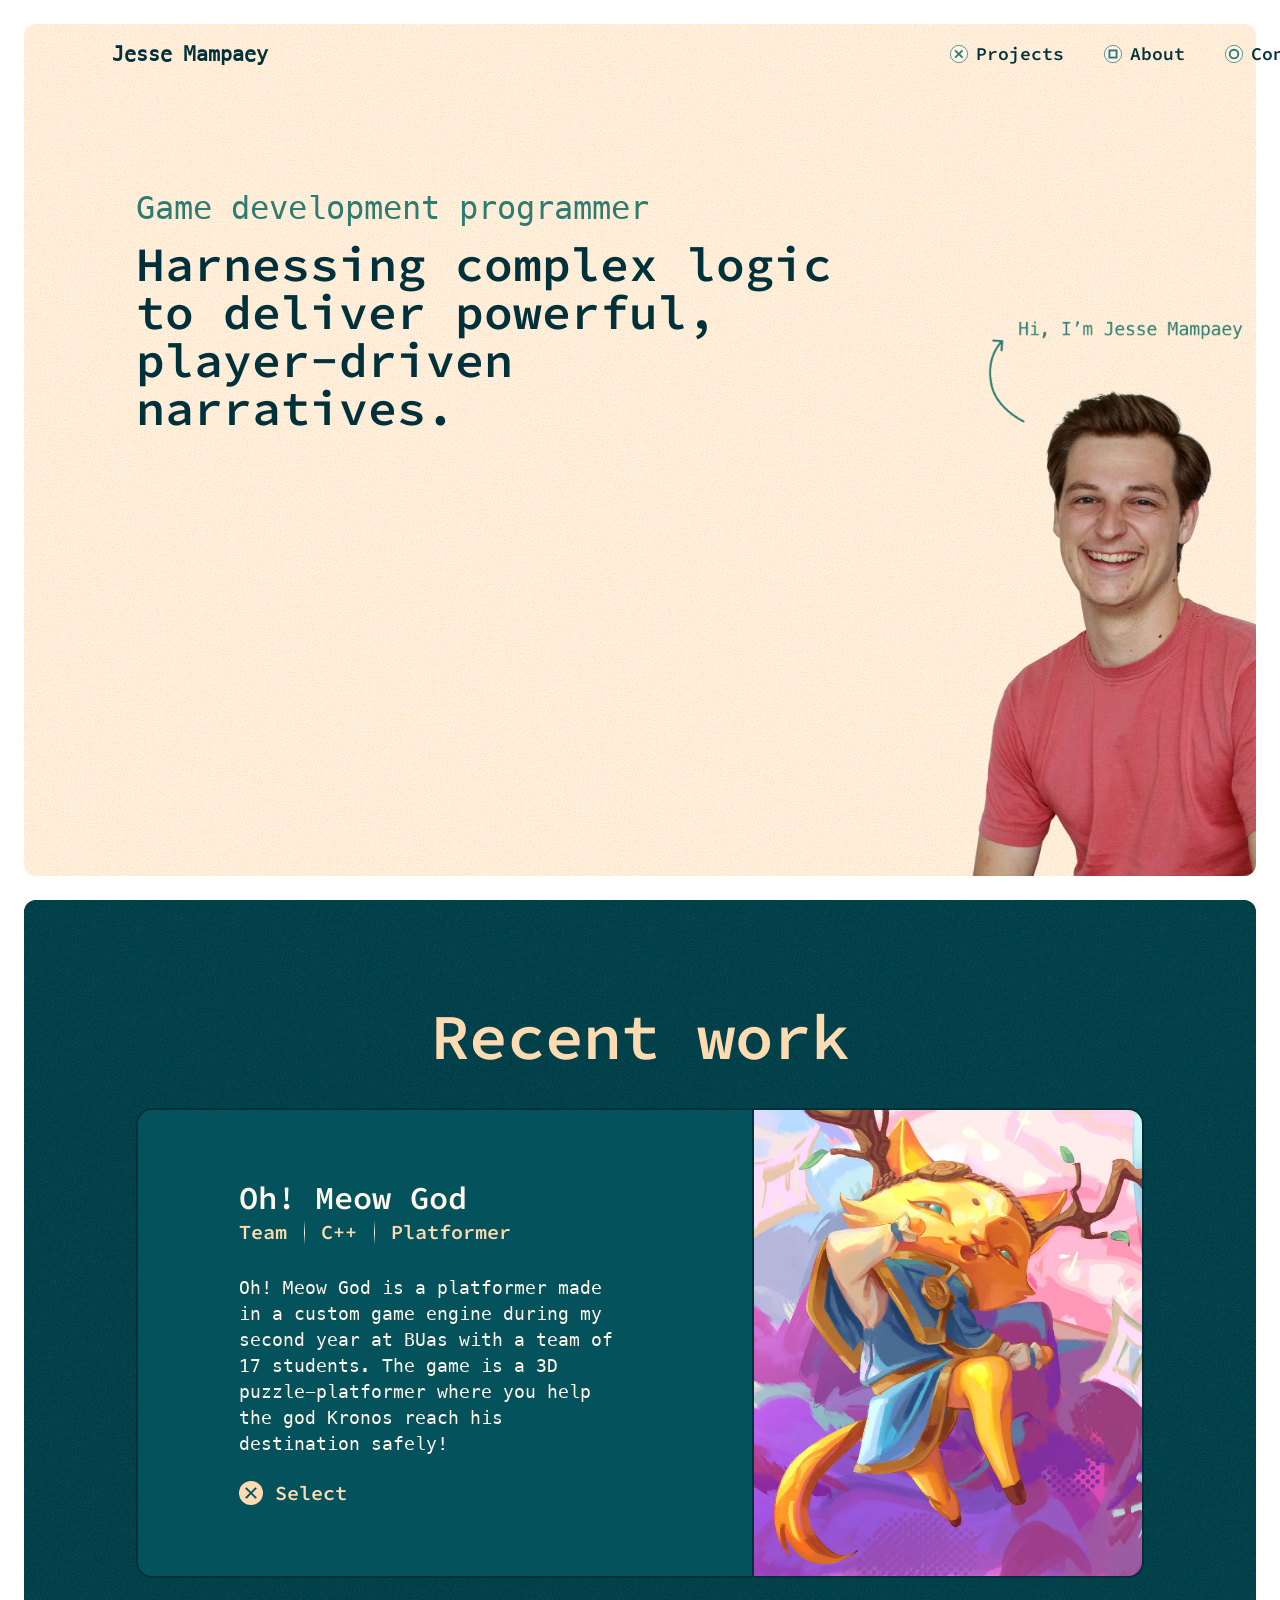
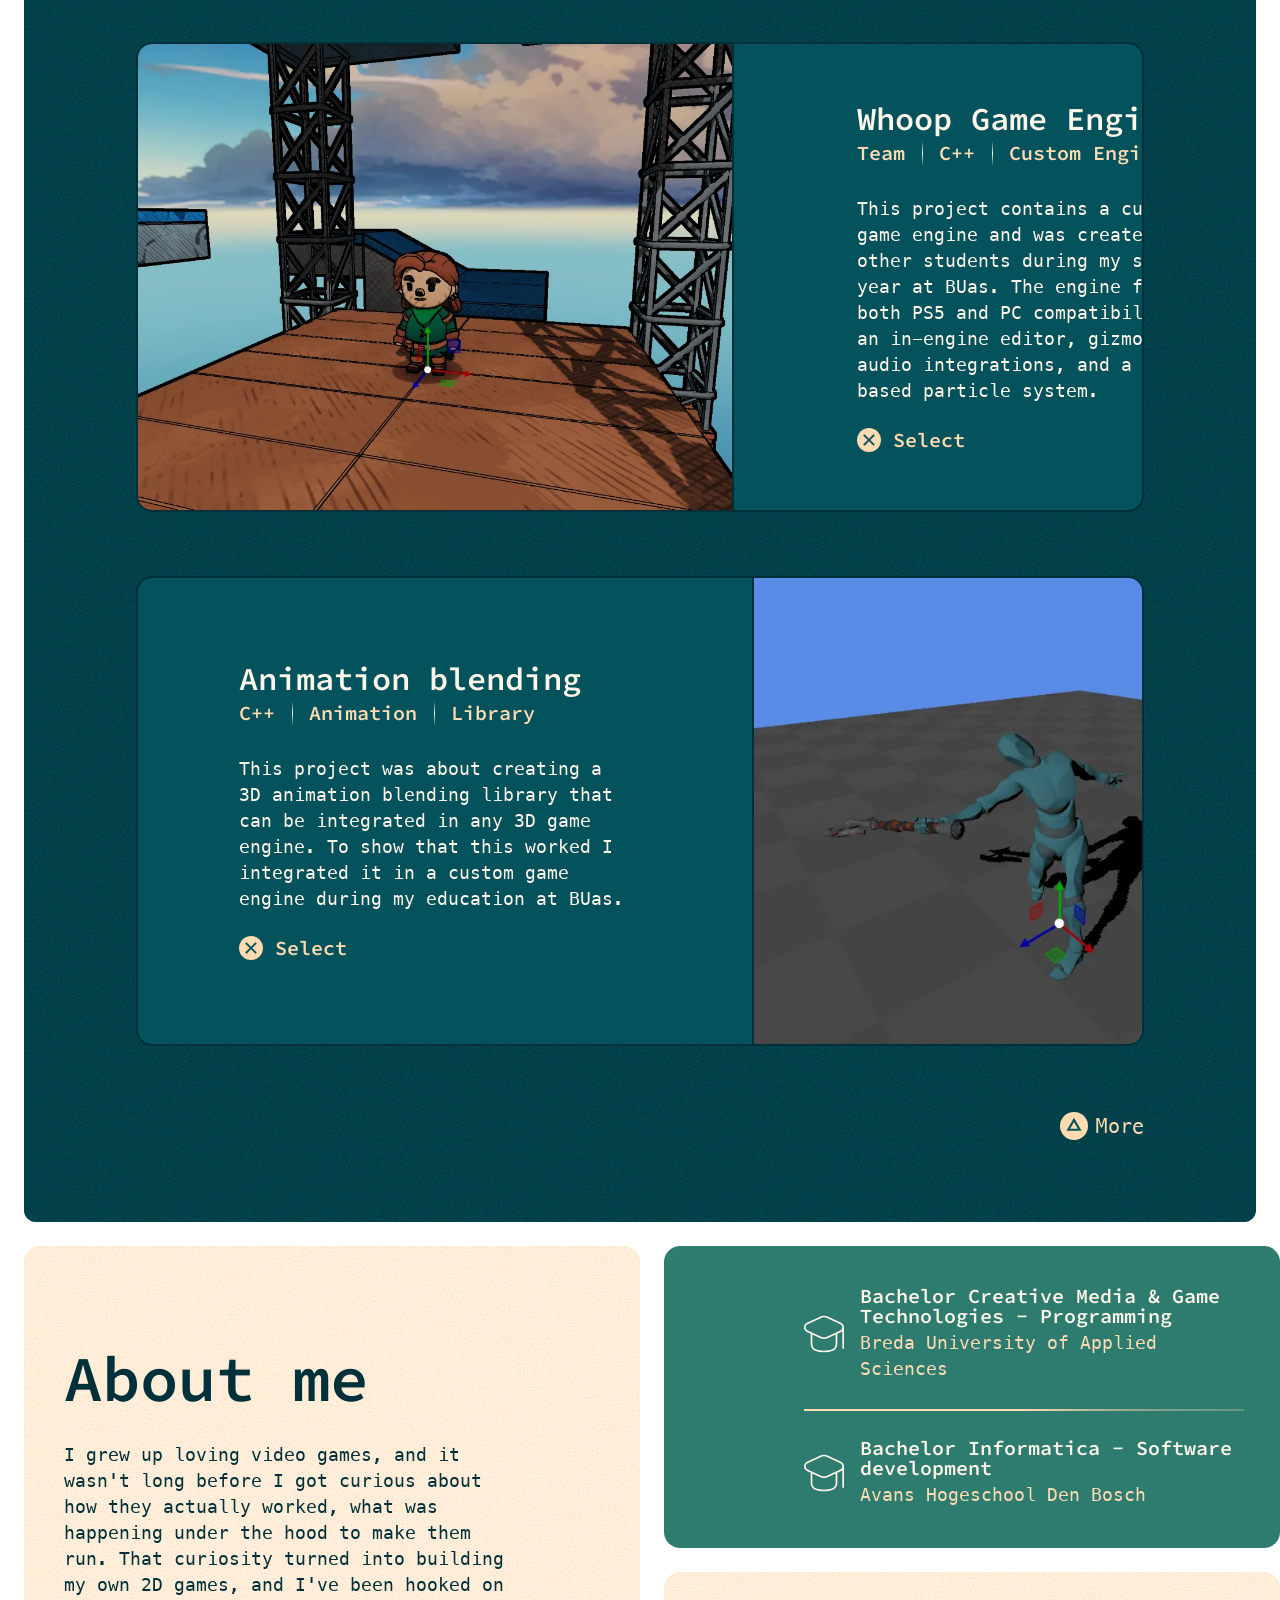
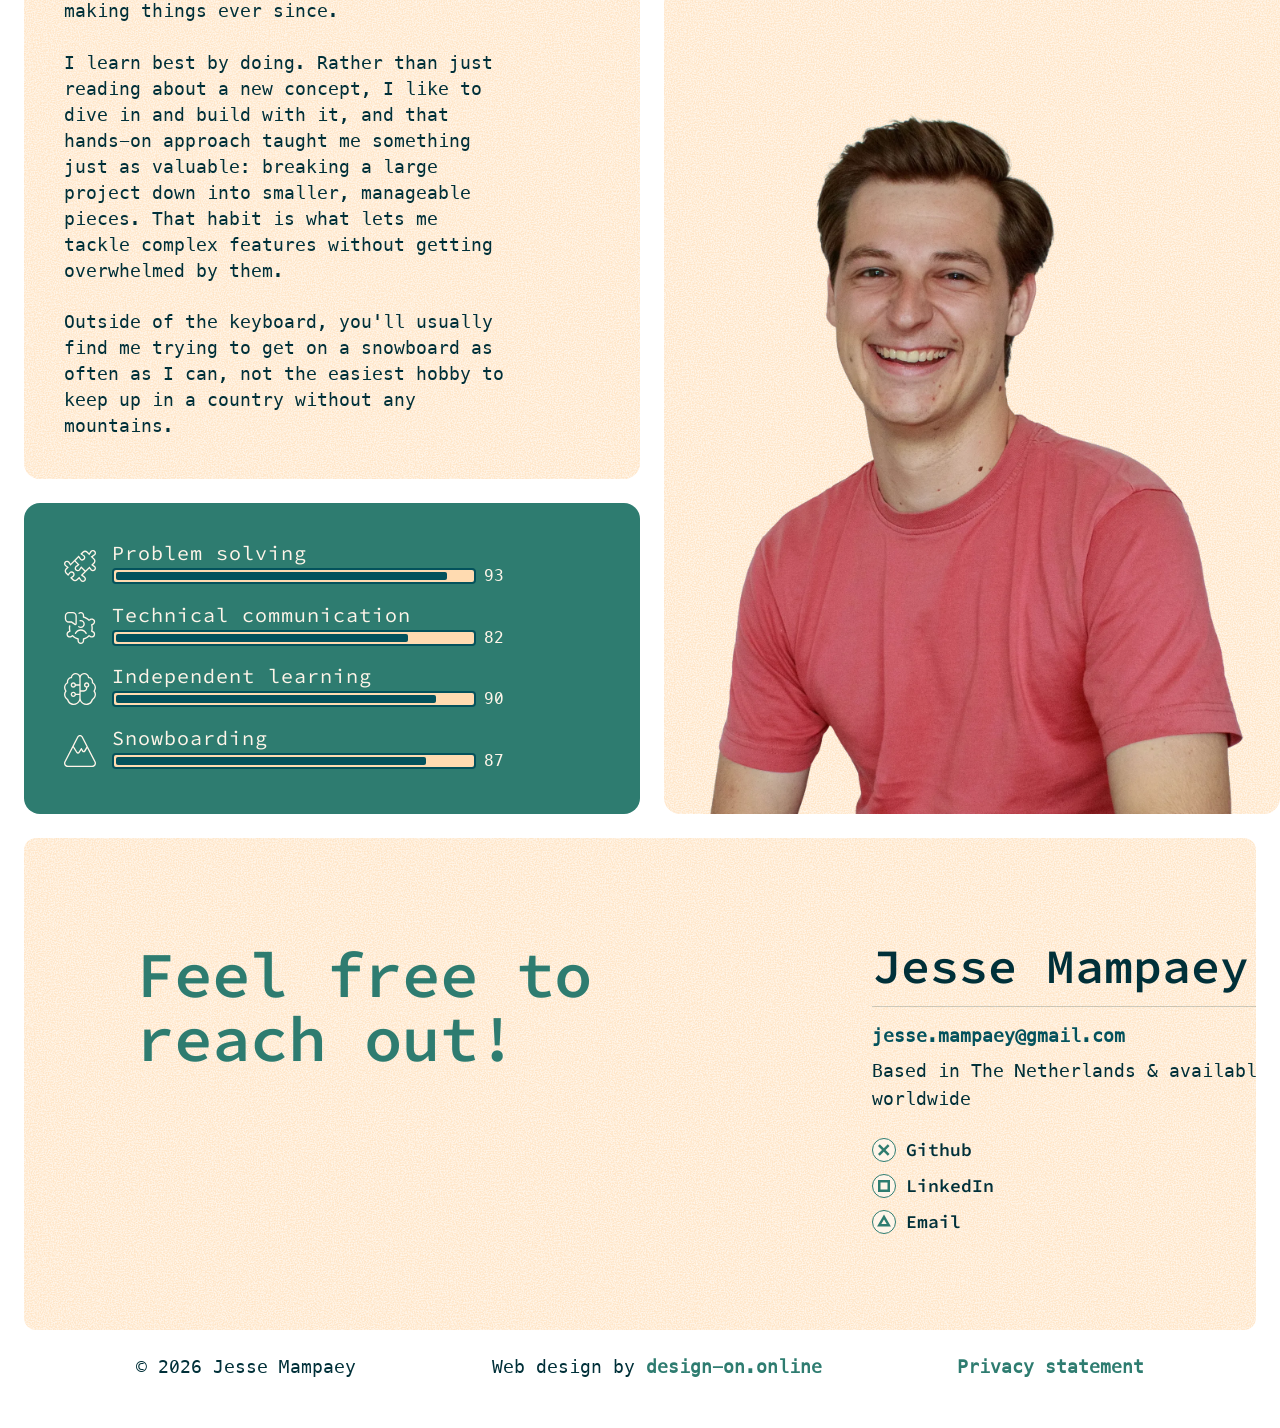
<file: index.html>
<!DOCTYPE html>
<html lang="en">

<head>
    <meta charset="UTF-8">
    <meta name="viewport" content="width=device-width, initial-scale=1.0">
    <meta name="description" content="Game Programming Portfolio Jesse Mampaey">
    <title>Jesse Mampaey | Game Programmer</title>
    <link rel="icon" type="image/svg+xml" href="assets/images/icons/favicon.svg">
    <link rel="stylesheet" href="css/style.css">
</head>

<body>
    <section class="homepage-wrapper noise-light">
        <nav class="main-nav">
            <div class="container">
                <a href="index.html" class="nav-logo col-6">Jesse Mampaey</a>
                <button class="nav-hamburger" aria-label="Toggle navigation" aria-expanded="false">
                    <span class="nav-hamburger-label">
                        <span class="nav-hamburger-label-text nav-hamburger-label-text--menu">Menu</span>
                        <span class="nav-hamburger-label-text nav-hamburger-label-text--close">Close</span>
                    </span>
                </button>
                <ul class="nav-links col-6">
                    <li>
                        <a href="projects.html">
                            <img src="assets/images/icons/x-button.svg" alt="" class="nav-icon">
                            Projects
                        </a>
                    </li>
                    <li>
                        <a href="#about">
                            <img src="assets/images/icons/square-button.svg" alt="" class="nav-icon">
                            About
                        </a>
                    </li>
                    <li>
                        <a href="#contact">
                            <img src="assets/images/icons/circle-button.svg" alt="" class="nav-icon">
                            Contact
                        </a>
                    </li>
                </ul>
            </div>
        </nav>

        <section class="hero">
            <div class="container">
                <div class="hero-content col-7">
                    <h3>Game development programmer</h3>
                    <h2>
                        Harnessing complex logic to deliver powerful, player-driven narratives.
                    </h2>
                </div>
                <div class="col-1"></div>
                <div class="hero-image col-4">
                    <img src="assets/images/thumbnails/image-jesse2.webp" alt="Jesse Mampaey" loading="eager" fetchpriority="high" width="1000" height="1503" decoding="async">
                </div>
            </div>
        </section>
    </section>

    <section class="recent-work-wrapper noise">
        <div class="container">

            <h1>Recent work</h1>

            <div class="project">
                <a href="projects/oh_meow_god.html" class="project-link"></a>
                <div class="col-1"></div>
                <div class="project-content col-4">
                    <h2>Oh! Meow God</h2>
                    <div class="project-tags">
                        <div class="project-tag">
                            Team
                        </div>
                        <div class="project-tag">
                            C++
                        </div>
                        <div class="project-tag">
                            Platformer
                        </div>
                    </div>
                    <p>
                        Oh! Meow God is a platformer made in a custom game engine during my second year at BUas with a team of 17 students. The game is a 3D puzzle-platformer where you help the god Kronos reach his destination safely!
                    </p>
                    <a href="projects/oh_meow_god.html" class="select-project-button">Select</a>
                </div>
                <div class="col-1"></div>
                <div class="project-image-right col-6">
                    <img src="assets/images/projects/ohmeowgod/splash_art.webp" alt="Oh! Meow God" width="1600" height="900" loading="lazy" decoding="async">
                </div>
            </div>


            <div class="project">
                <a href="projects/whoop_game_engine.html" class="project-link"></a>
                <div class="project-image-left col-6">
                    <img src="assets/images/projects/whoop/splash_art.webp" alt="Whoop Game engine" width="1438" height="808" loading="lazy" decoding="async">
                </div>
                <div class="col-1"></div>
                <div class="project-content col-4">
                    <h2>Whoop Game Engine</h2>
                    <div class="project-tags">
                        <div class="project-tag">
                            Team
                        </div>
                        <div class="project-tag">
                            C++
                        </div>
                        <div class="project-tag">
                            Custom Engine
                        </div>
                    </div>
                    <p>
                        This project contains a custom 3D game engine and was created with 6 other students during my second year at BUas. The engine features both PS5 and PC compatibility with an in-engine editor, gizmos, FMOD audio integrations, and a sprite-based particle system.
                    </p>
                    <a href="projects/whoop_game_engine.html" class="select-project-button">Select</a>
                </div>
                <div class="col-1"></div>
            </div>


            <div class="project">
                <a href="projects/blendmotion.html" class="project-link"></a>
                <div class="col-1"></div>
                <div class="project-content col-4">
                    <h2>Animation blending</h2>
                    <div class="project-tags">
                        <div class="project-tag">
                            C++
                        </div>
                        <div class="project-tag">
                            Animation
                        </div>
                        <div class="project-tag">
                            Library
                        </div>
                    </div>
                    <p>
                        This project was about creating a 3D animation blending library that can be integrated in any 3D game engine. To show that this worked I integrated it in a custom game engine during my education at BUas.
                    </p>
                    <a href="projects/blendmotion.html" class="select-project-button">Select</a>
                </div>
                <div class="col-1"></div>
                <div class="project-image-right col-6">
                    <img src="assets/images/projects/blendmotion/splash_art.webp" alt="BlendMotion" width="1048" height="590" loading="lazy" decoding="async">
                </div>
            </div>

            <div class="blog-more-wrapper">
                <a href="projects.html" class="blog-more-btn">
                    More
                </a>
            </div>
        </div>
    </section>

    <section class="about-section" id="about">
        <div class="container about-debug-grid" aria-hidden="true"></div>
        <div class="half-container">
            <div class="about-content col-7 noise-light">
                <div class="half-container-left">

                    <h1>About me</h1>
                    <p>
                        I grew up loving video games, and it wasn't long before I got curious about how they actually worked, what was happening under the hood to make them run. That curiosity turned into building my own 2D games, and I've been hooked on making things ever since.
                    </p>
                    <br>
                    <p>
                        I learn best by doing. Rather than just reading about a new concept, I like to dive in and build with it, and that hands-on approach taught me something just as valuable: breaking a large project down into smaller, manageable pieces. That habit is what lets me tackle complex features without getting overwhelmed by them.
                    </p>
                    <br>
                    <p>
                        Outside of the keyboard, you'll usually find me trying to get on a snowboard as often as I can, not the easiest hobby to keep up in a country without any mountains.
                    </p>
                </div>
            </div>
            <div class="skills-card col-3">
                <div class="half-container-left">

                    <div class="skill-bar">
                        <img src="assets/icons/problem-solving.svg" alt="" class="skill-icon">
                        <div class="skill-content">
                            <span class="skill-name">Problem solving</span>
                            <div class="skill-bar-row">
                                <div class="progress-bar">
                                    <div class="progress-fill" style="width: 93%"></div>
                                </div>
                                <span class="skill-value">93</span>
                            </div>
                        </div>
                    </div>

                    <div class="skill-bar">
                        <img src="assets/icons/technical-comunication.svg" alt="" class="skill-icon">
                        <div class="skill-content">
                            <span class="skill-name">Technical communication</span>
                            <div class="skill-bar-row">
                                <div class="progress-bar">
                                    <div class="progress-fill" style="width: 82%"></div>
                                </div>
                                <span class="skill-value">82</span>
                            </div>
                        </div>
                    </div>

                    <div class="skill-bar">
                        <img src="assets/icons/independent-learner.svg" alt="" class="skill-icon">
                        <div class="skill-content">
                            <span class="skill-name">Independent learning</span>
                            <div class="skill-bar-row">
                                <div class="progress-bar">
                                    <div class="progress-fill" style="width: 90%"></div>
                                </div>
                                <span class="skill-value">90</span>
                            </div>
                        </div>
                    </div>

                    <div class="skill-bar">
                        <img src="assets/icons/snowboarding.svg" alt="" class="skill-icon">
                        <div class="skill-content">
                            <span class="skill-name">Snowboarding</span>
                            <div class="skill-bar-row">
                                <div class="progress-bar">
                                    <div class="progress-fill" style="width: 87%"></div>
                                </div>
                                <span class="skill-value">87</span>
                            </div>
                        </div>
                    </div>
                </div>
            </div>
        </div>

        <div class="half-container">
            <div class="education-card col-3">
                <div class="half-container-right">

                    <div class="education-item">
                        <img src="assets/icons/education.svg" alt="" class="education-icon">
                        <div class="education-text">
                            <h4>Bachelor Creative Media & Game Technologies - Programming</h4>
                            <p>Breda University of Applied Sciences</p>
                        </div>
                    </div>
                    <div class="education-item">
                        <img src="assets/icons/education.svg" alt="" class="education-icon">
                        <div class="education-text">
                            <h4>Bachelor Informatica - Software development</h4>
                            <p>Avans Hogeschool Den Bosch</p>
                        </div>
                    </div>
                </div>
            </div>
            <div class="photo-card col-7 noise-light">
                <img src="assets/images/thumbnails/image-jesse-aboutme6.webp" alt="Jesse Mampaey" width="1400" height="2100" loading="lazy" decoding="async">
            </div>
        </div>
    </section>

    <section class="contact noise-light" id="contact">
        <div class="container">
            <div class="contact-left col-6">
                <h2 class="contact-heading">Feel free to reach out!</h2>
            </div>
            <div class="contact-right col-6">
                <div class="contact-card">
                    <h3 class="contact-name">Jesse Mampaey</h3>
                    <div class="contact-divider"></div>
                    <p class="contact-email">jesse.mampaey@gmail.com</p>
                    <p class="contact-location">Based in The Netherlands & available worldwide</p>
                    <div class="contact-links">
                        <a href="https://github.com/jMampaey" class="contact-link">
                            <img src="assets/images/icons/x-button.svg" alt="" class="contact-icon">
                            Github
                        </a>
                        <a href="https://www.linkedin.com/in/jessemampaey/" class="contact-link">
                            <img src="assets/images/icons/square-button.svg" alt="" class="contact-icon">
                            LinkedIn
                        </a>
                        <a href="mailto:jesse.mampaey@gmail.com" class="contact-link">
                            <img src="assets/images/icons/triangle-button.svg" alt="" class="contact-icon">
                            Email
                        </a>
                    </div>
                </div>
            </div>
        </div>
    </section>

    <footer class="footer">
        <div class="container">
            <span class="footer-copyright">© 2026 Jesse Mampaey</span>
            <span class="footer-credit">Web design by <a href="https://design-on.online" class="footer-link">design-on.online</a></span>
            <a href="privacy.html" class="footer-link">Privacy statement</a>
        </div>
    </footer>
    <script src="js/main.js"></script>
</body>

</html>
</file>
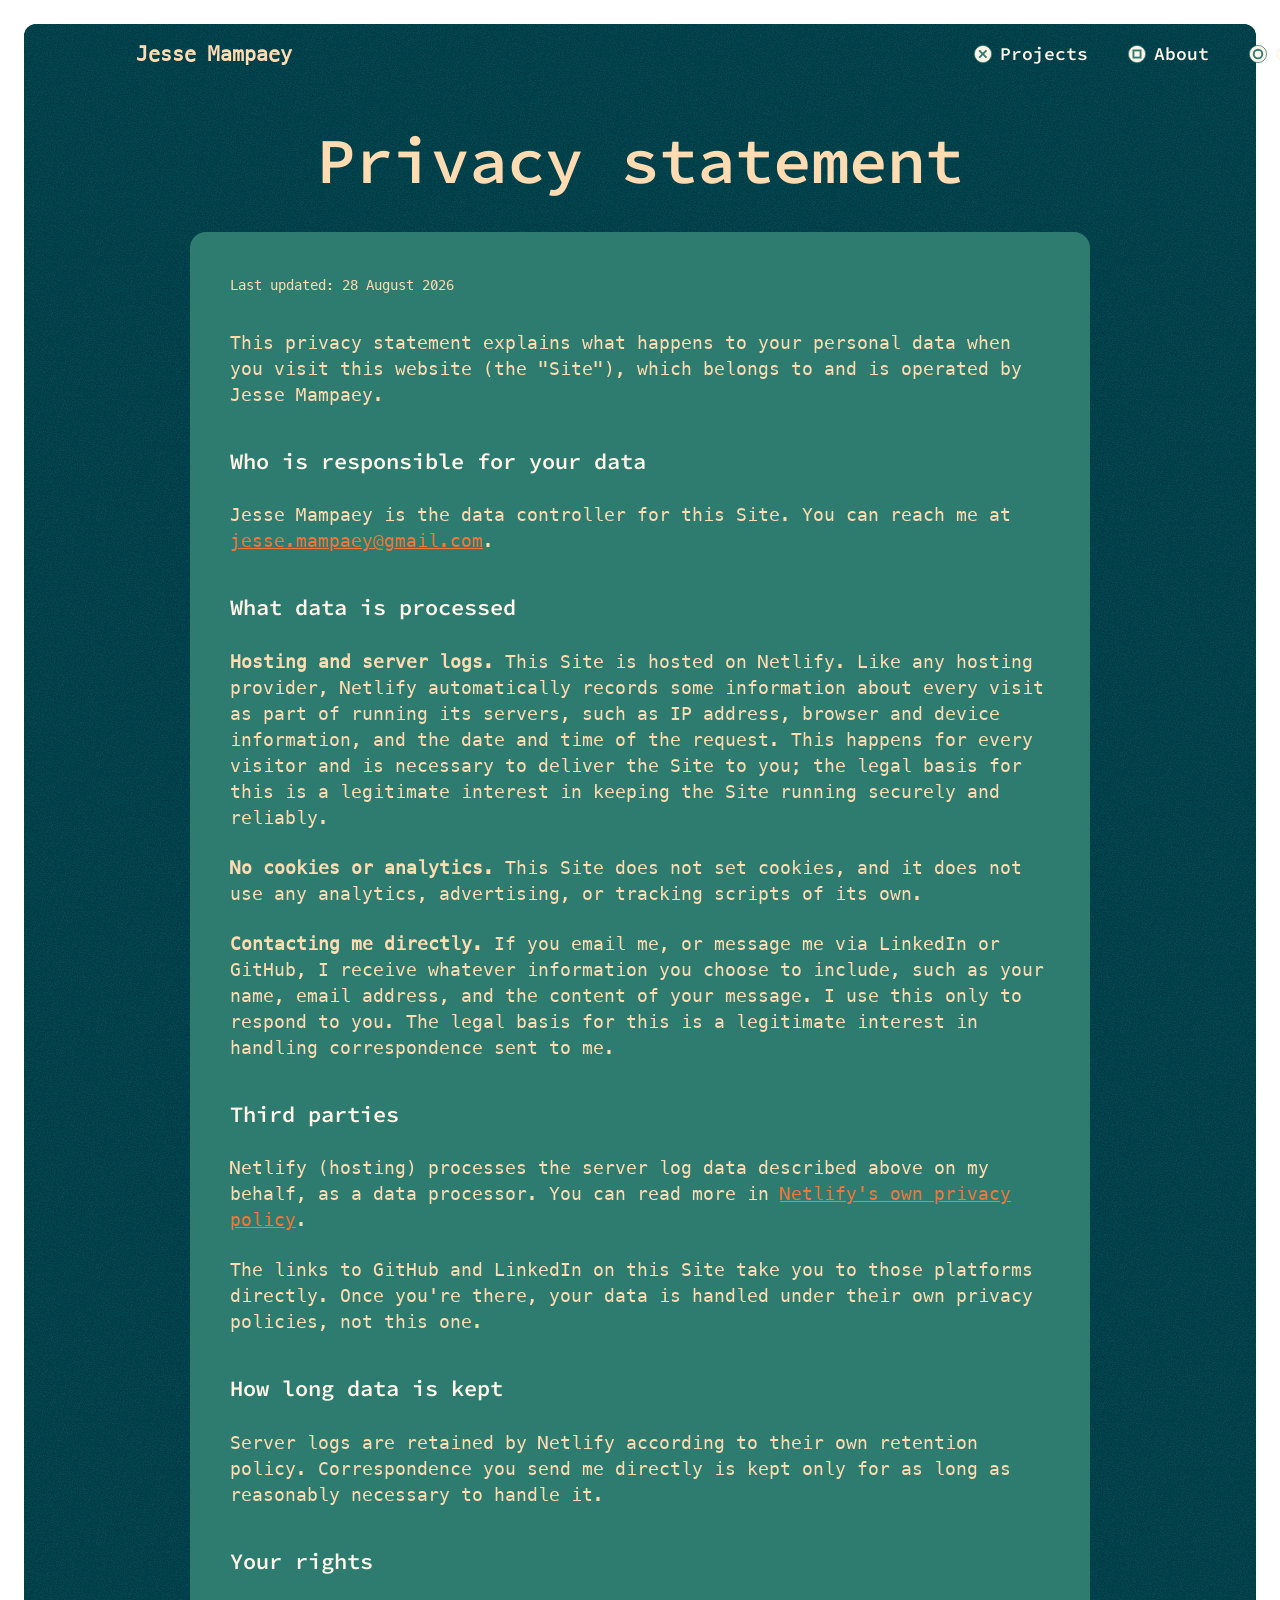
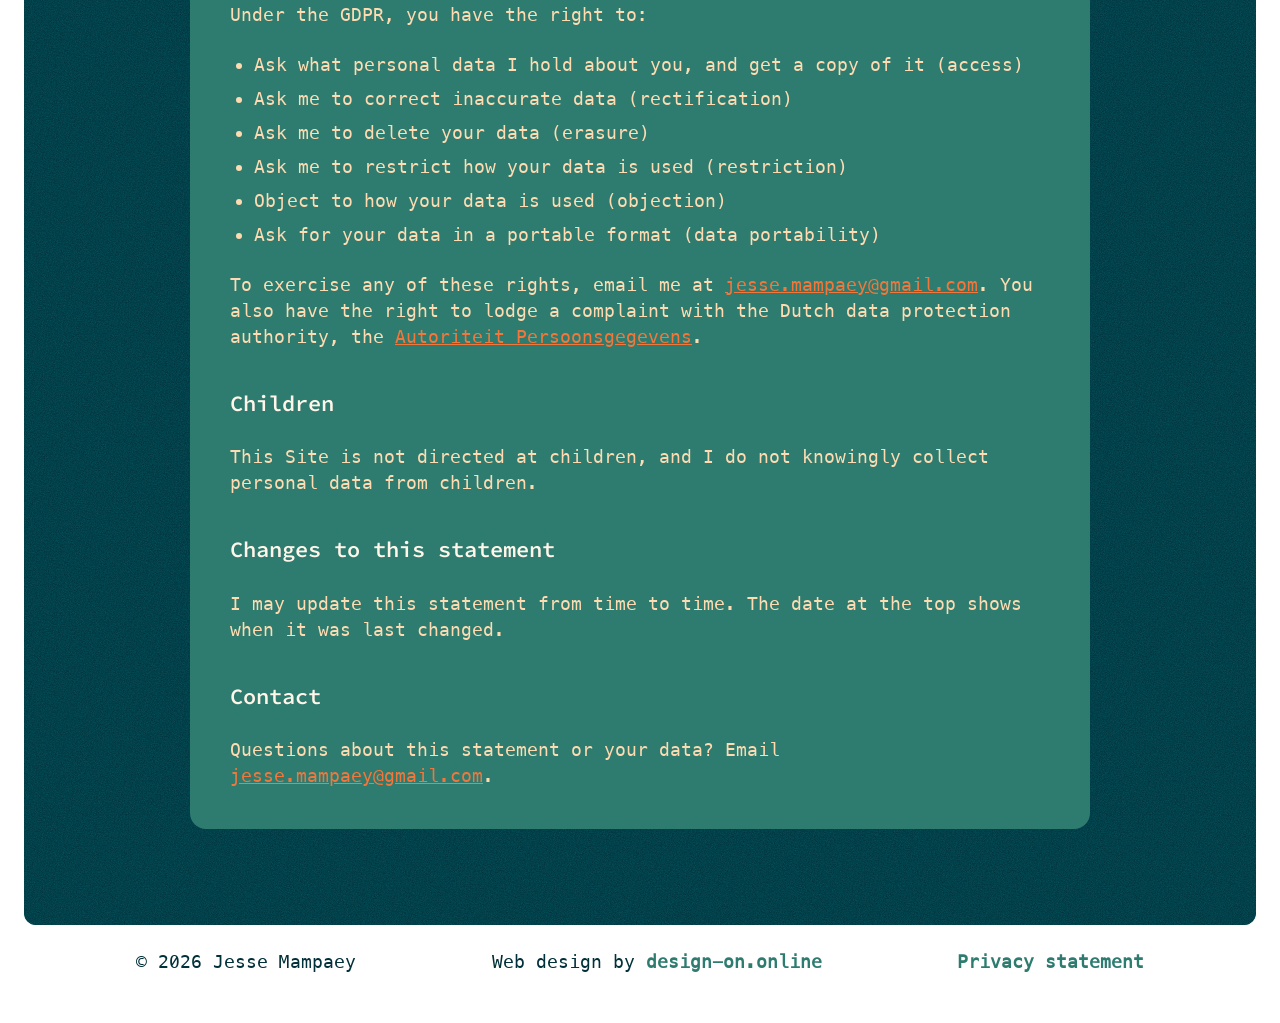
<file: privacy.html>
<!DOCTYPE html>
<html lang="en">

<head>
    <meta charset="UTF-8">
    <meta name="viewport" content="width=device-width, initial-scale=1.0">
    <meta name="description" content="Privacy statement - Jesse Mampaey">
    <title>Privacy statement | Jesse Mampaey</title>
    <link rel="icon" type="image/svg+xml" href="assets/images/icons/favicon.svg">
    <link rel="stylesheet" href="css/style.css">
</head>

<body>
    <nav class="main-nav main-nav--on-dark noise">
        <div class="container">
            <a href="index.html" class="nav-logo col-6">Jesse Mampaey</a>
            <button class="nav-hamburger" aria-label="Toggle navigation" aria-expanded="false">
                <span class="nav-hamburger-label">
                    <span class="nav-hamburger-label-text nav-hamburger-label-text--menu">Menu</span>
                    <span class="nav-hamburger-label-text nav-hamburger-label-text--close">Close</span>
                </span>
            </button>
            <ul class="nav-links col-6">
                <li>
                    <a href="projects.html">
                        <img src="assets/images/icons/x-button.svg" alt="" class="nav-icon">
                        Projects
                    </a>
                </li>
                <li>
                    <a href="index.html#about">
                        <img src="assets/images/icons/square-button.svg" alt="" class="nav-icon">
                        About
                    </a>
                </li>
                <li>
                    <a href="index.html#contact">
                        <img src="assets/images/icons/circle-button.svg" alt="" class="nav-icon">
                        Contact
                    </a>
                </li>
            </ul>
        </div>
    </nav>

    <section class="recent-work-wrapper noise recent-work-wrapper--flush">
        <div class="container">
            <h1>Privacy statement</h1>
            <div class="legal-content">
            <p class="legal-updated">Last updated: 28 August 2026</p>

            <p>
                This privacy statement explains what happens to your personal data when you visit this
                website (the "Site"), which belongs to and is operated by Jesse Mampaey.
            </p>

            <h2>Who is responsible for your data</h2>
            <p>
                Jesse Mampaey is the data controller for this Site. You can reach me at
                <a href="mailto:jesse.mampaey@gmail.com">jesse.mampaey@gmail.com</a>.
            </p>

            <h2>What data is processed</h2>
            <p>
                <strong>Hosting and server logs.</strong> This Site is hosted on Netlify. Like any hosting
                provider, Netlify automatically records some information about every visit as part of
                running its servers, such as IP address, browser and device information, and the date and
                time of the request. This happens for every visitor and is necessary to deliver the Site to
                you; the legal basis for this is a legitimate interest in keeping the Site running securely
                and reliably.
            </p>
            <p>
                <strong>No cookies or analytics.</strong> This Site does not set cookies, and it does not use
                any analytics, advertising, or tracking scripts of its own.
            </p>
            <p>
                <strong>Contacting me directly.</strong> If you email me, or message me via LinkedIn or
                GitHub, I receive whatever information you choose to include, such as your name, email
                address, and the content of your message. I use this only to respond to you. The legal basis
                for this is a legitimate interest in handling correspondence sent to me.
            </p>

            <h2>Third parties</h2>
            <p>
                Netlify (hosting) processes the server log data described above on my behalf, as a data
                processor. You can read more in
                <a href="https://www.netlify.com/privacy/" target="_blank" rel="noopener">Netlify's own privacy policy</a>.
            </p>
            <p>
                The links to GitHub and LinkedIn on this Site take you to those platforms directly. Once
                you're there, your data is handled under their own privacy policies, not this one.
            </p>

            <h2>How long data is kept</h2>
            <p>
                Server logs are retained by Netlify according to their own retention policy. Correspondence
                you send me directly is kept only for as long as reasonably necessary to handle it.
            </p>

            <h2>Your rights</h2>
            <p>Under the GDPR, you have the right to:</p>
            <ul>
                <li>Ask what personal data I hold about you, and get a copy of it (access)</li>
                <li>Ask me to correct inaccurate data (rectification)</li>
                <li>Ask me to delete your data (erasure)</li>
                <li>Ask me to restrict how your data is used (restriction)</li>
                <li>Object to how your data is used (objection)</li>
                <li>Ask for your data in a portable format (data portability)</li>
            </ul>
            <p>
                To exercise any of these rights, email me at
                <a href="mailto:jesse.mampaey@gmail.com">jesse.mampaey@gmail.com</a>. You also have the
                right to lodge a complaint with the Dutch data protection authority, the
                <a href="https://www.autoriteitpersoonsgegevens.nl/" target="_blank" rel="noopener">Autoriteit Persoonsgegevens</a>.
            </p>

            <h2>Children</h2>
            <p>
                This Site is not directed at children, and I do not knowingly collect personal data from
                children.
            </p>

            <h2>Changes to this statement</h2>
            <p>
                I may update this statement from time to time. The date at the top shows when it was last
                changed.
            </p>

            <h2>Contact</h2>
            <p>
                Questions about this statement or your data? Email
                <a href="mailto:jesse.mampaey@gmail.com">jesse.mampaey@gmail.com</a>.
            </p>
            </div>
        </div>
    </section>

    <footer class="footer">
        <div class="container">
            <span class="footer-copyright">© 2026 Jesse Mampaey</span>
            <span class="footer-credit">Web design by <a href="https://design-on.online" class="footer-link">design-on.online</a></span>
            <a href="privacy.html" class="footer-link">Privacy statement</a>
        </div>
    </footer>
    <script src="js/main.js"></script>
</body>

</html>
</file>
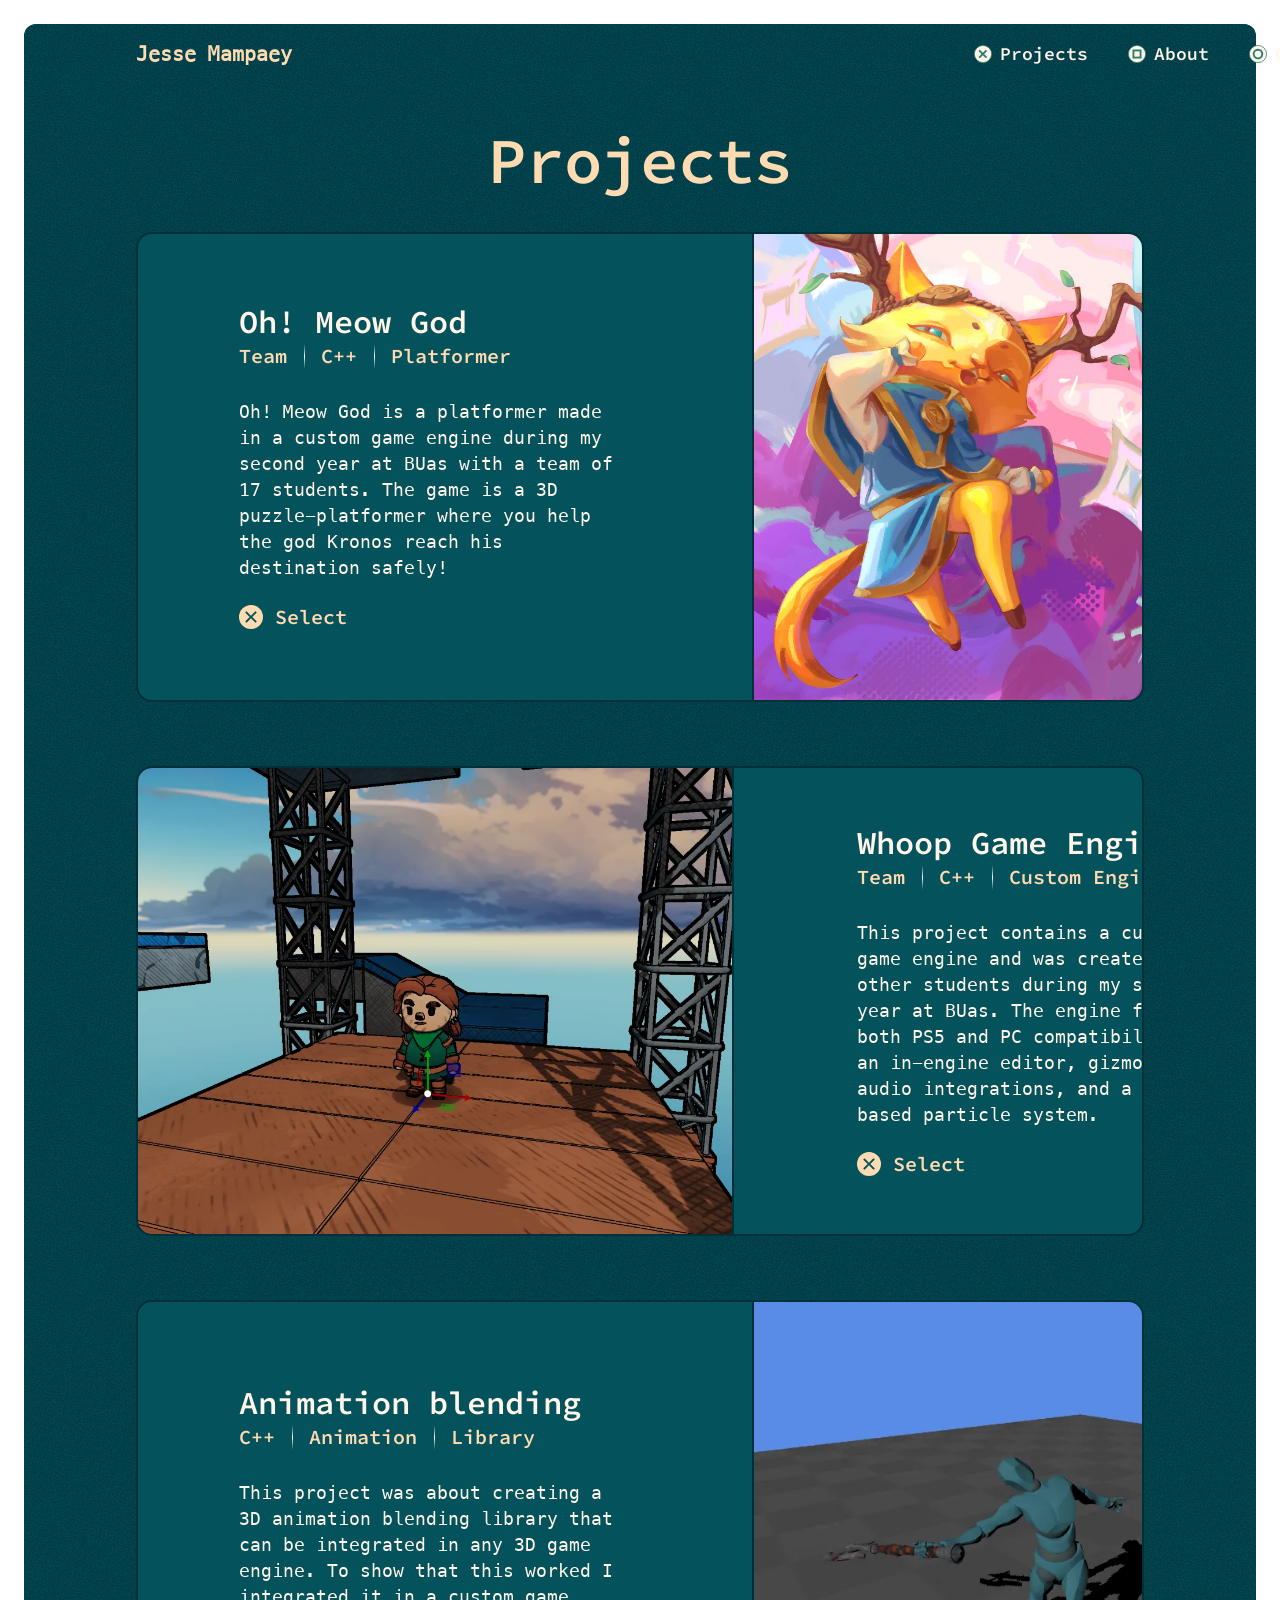
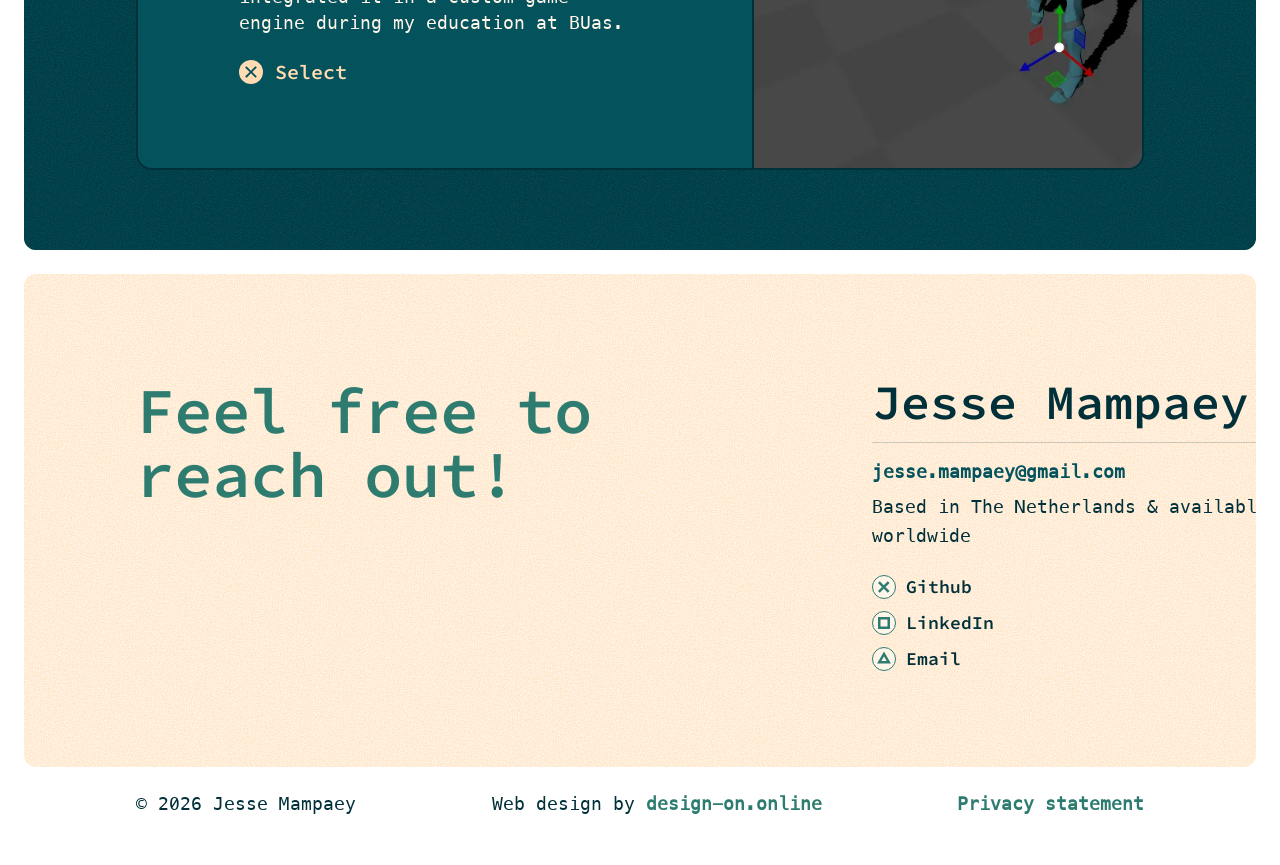
<file: projects.html>
<!DOCTYPE html>
<html lang="en">

<head>
    <meta charset="UTF-8">
    <meta name="viewport" content="width=device-width, initial-scale=1.0">
    <meta name="description" content="Game Programming Portfolio Jesse Mampaey - Projects">
    <title>Projects | Jesse Mampaey</title>
    <link rel="icon" type="image/svg+xml" href="assets/images/icons/favicon.svg">
    <link rel="stylesheet" href="css/style.css">
</head>

<body>
    <nav class="main-nav main-nav--on-dark noise">
        <div class="container">
            <a href="index.html" class="nav-logo col-6">Jesse Mampaey</a>
            <button class="nav-hamburger" aria-label="Toggle navigation" aria-expanded="false">
                <span class="nav-hamburger-label">
                    <span class="nav-hamburger-label-text nav-hamburger-label-text--menu">Menu</span>
                    <span class="nav-hamburger-label-text nav-hamburger-label-text--close">Close</span>
                </span>
            </button>
            <ul class="nav-links col-6">
                <li>
                    <a href="projects.html">
                        <img src="assets/images/icons/x-button.svg" alt="" class="nav-icon">
                        Projects
                    </a>
                </li>
                <li>
                    <a href="index.html#about">
                        <img src="assets/images/icons/square-button.svg" alt="" class="nav-icon">
                        About
                    </a>
                </li>
                <li>
                    <a href="#contact">
                        <img src="assets/images/icons/circle-button.svg" alt="" class="nav-icon">
                        Contact
                    </a>
                </li>
            </ul>
        </div>
    </nav>

    <section class="recent-work-wrapper noise recent-work-wrapper--flush">
        <div class="container">

            <h1>Projects</h1>

            <div class="project">
                <a href="projects/oh_meow_god.html" class="project-link"></a>
                <div class="col-1"></div>
                <div class="project-content col-4">
                    <h2>Oh! Meow God</h2>
                    <div class="project-tags">
                        <div class="project-tag">
                            Team
                        </div>
                        <div class="project-tag">
                            C++
                        </div>
                        <div class="project-tag">
                            Platformer
                        </div>
                    </div>
                    <p>
                        Oh! Meow God is a platformer made in a custom game engine during my second year at BUas with a team of 17 students. The game is a 3D puzzle-platformer where you help the god Kronos reach his destination safely!
                    </p>
                    <a href="projects/oh_meow_god.html" class="select-project-button">Select</a>
                </div>
                <div class="col-1"></div>
                <div class="project-image-right col-6">
                    <img src="assets/images/projects/ohmeowgod/splash_art.webp" alt="Oh! Meow God" width="1600" height="900" loading="lazy" decoding="async">
                </div>
            </div>


            <div class="project">
                <a href="projects/whoop_game_engine.html" class="project-link"></a>
                <div class="project-image-left col-6">
                    <img src="assets/images/projects/whoop/splash_art.webp" alt="Whoop Game engine" width="1438" height="808" loading="lazy" decoding="async">
                </div>
                <div class="col-1"></div>
                <div class="project-content col-4">
                    <h2>Whoop Game Engine</h2>
                    <div class="project-tags">
                        <div class="project-tag">
                            Team
                        </div>
                        <div class="project-tag">
                            C++
                        </div>
                        <div class="project-tag">
                            Custom Engine
                        </div>
                    </div>
                    <p>
                        This project contains a custom 3D game engine and was created with 6 other students during my second year at BUas. The engine features both PS5 and PC compatibility with an in-engine editor, gizmos, FMOD audio integrations, and a sprite-based particle system.
                    </p>
                    <a href="projects/whoop_game_engine.html" class="select-project-button">Select</a>
                </div>
                <div class="col-1"></div>
            </div>


            <div class="project">
                <a href="projects/blendmotion.html" class="project-link"></a>
                <div class="col-1"></div>
                <div class="project-content col-4">
                    <h2>Animation blending</h2>
                    <div class="project-tags">
                        <div class="project-tag">
                            C++
                        </div>
                        <div class="project-tag">
                            Animation
                        </div>
                        <div class="project-tag">
                            Library
                        </div>
                    </div>
                    <p>
                        This project was about creating a 3D animation blending library that can be integrated in any 3D game engine. To show that this worked I integrated it in a custom game engine during my education at BUas.
                    </p>
                    <a href="projects/blendmotion.html" class="select-project-button">Select</a>
                </div>
                <div class="col-1"></div>
                <div class="project-image-right col-6">
                    <img src="assets/images/projects/blendmotion/splash_art.webp" alt="BlendMotion" width="1048" height="590" loading="lazy" decoding="async">
                </div>
            </div>

        </div>
    </section>

    <section class="contact noise-light" id="contact">
        <div class="container">
            <div class="contact-left col-6">
                <h2 class="contact-heading">Feel free to reach out!</h2>
            </div>
            <div class="contact-right col-6">
                <div class="contact-card">
                    <h3 class="contact-name">Jesse Mampaey</h3>
                    <div class="contact-divider"></div>
                    <p class="contact-email">jesse.mampaey@gmail.com</p>
                    <p class="contact-location">Based in The Netherlands & available worldwide</p>
                    <div class="contact-links">
                        <a href="https://github.com/jMampaey" class="contact-link">
                            <img src="assets/images/icons/x-button.svg" alt="" class="contact-icon">
                            Github
                        </a>
                        <a href="https://www.linkedin.com/in/jessemampaey/" class="contact-link">
                            <img src="assets/images/icons/square-button.svg" alt="" class="contact-icon">
                            LinkedIn
                        </a>
                        <a href="mailto:jesse.mampaey@gmail.com" class="contact-link">
                            <img src="assets/images/icons/triangle-button.svg" alt="" class="contact-icon">
                            Email
                        </a>
                    </div>
                </div>
            </div>
        </div>
    </section>

    <footer class="footer">
        <div class="container">
            <span class="footer-copyright">© 2026 Jesse Mampaey</span>
            <span class="footer-credit">Web design by <a href="https://design-on.online" class="footer-link">design-on.online</a></span>
            <a href="privacy.html" class="footer-link">Privacy statement</a>
        </div>
    </footer>
    <script src="js/main.js"></script>
</body>

</html>
</file>
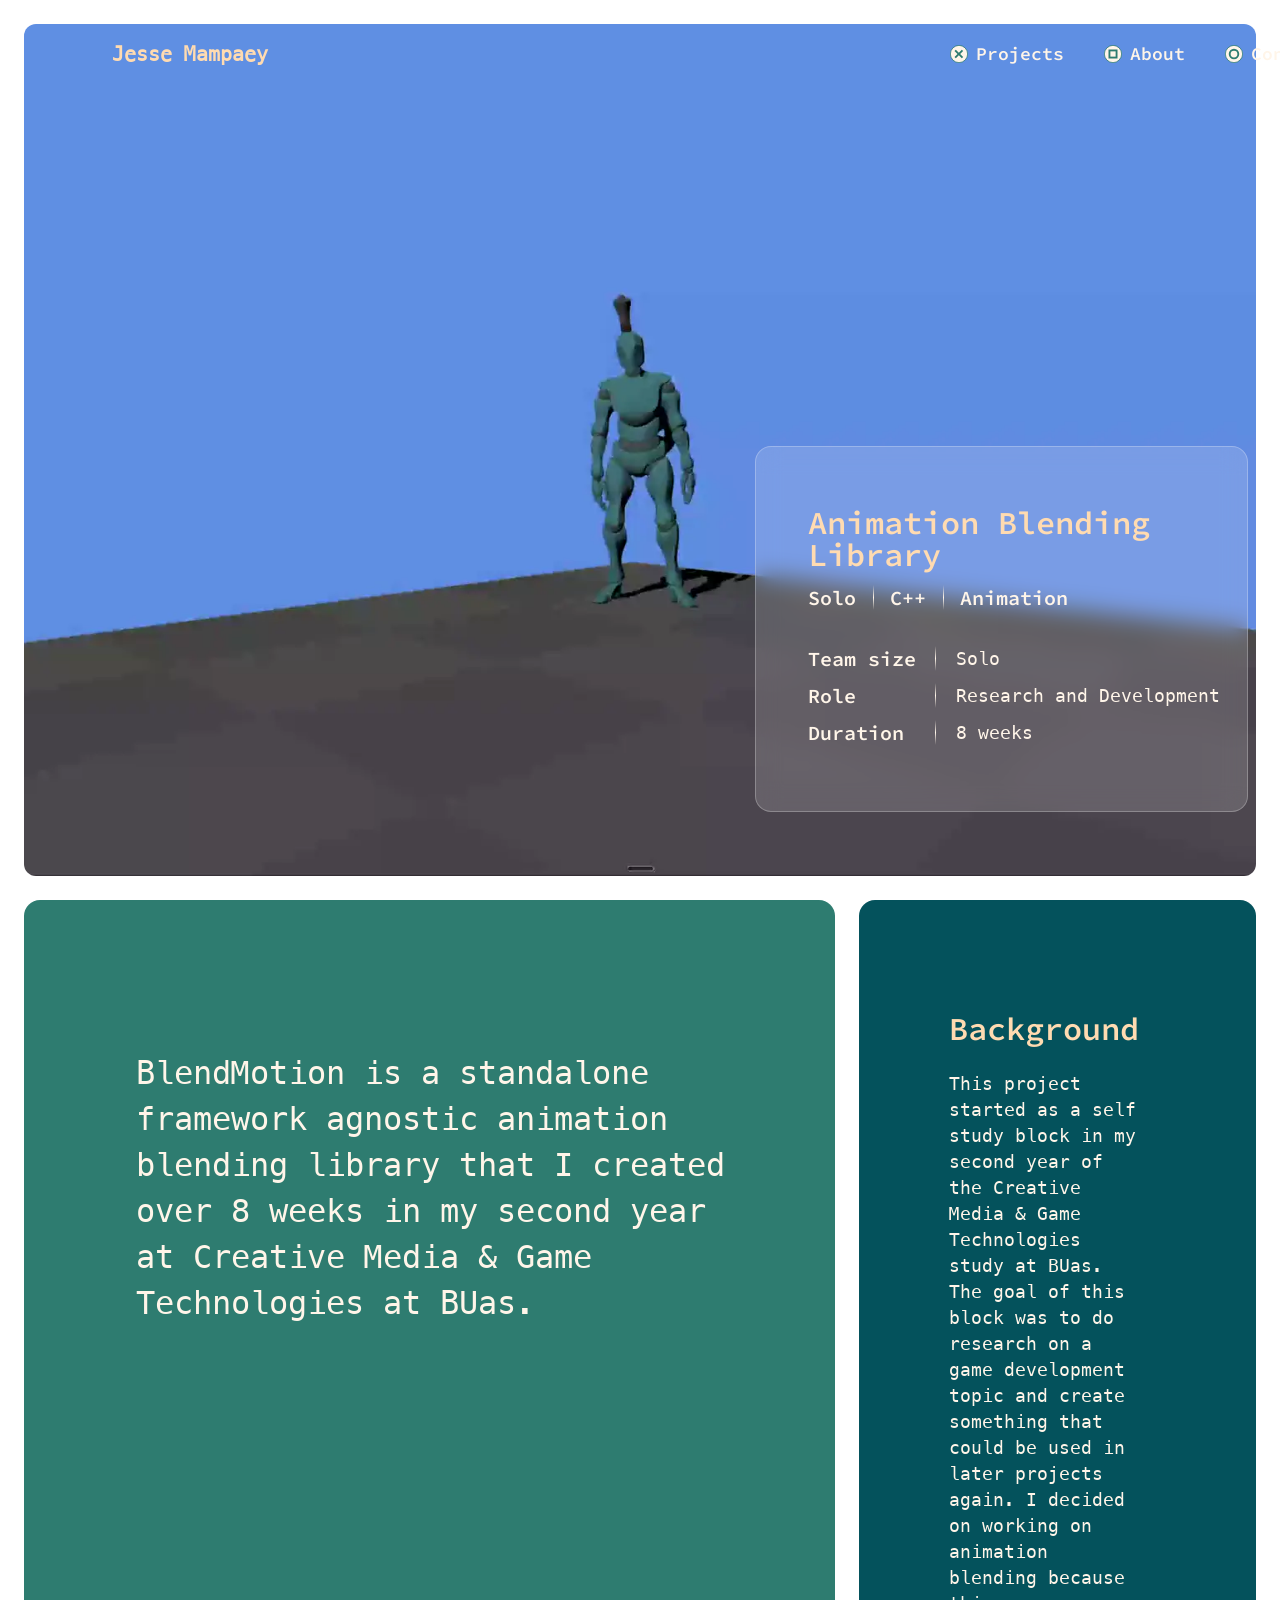
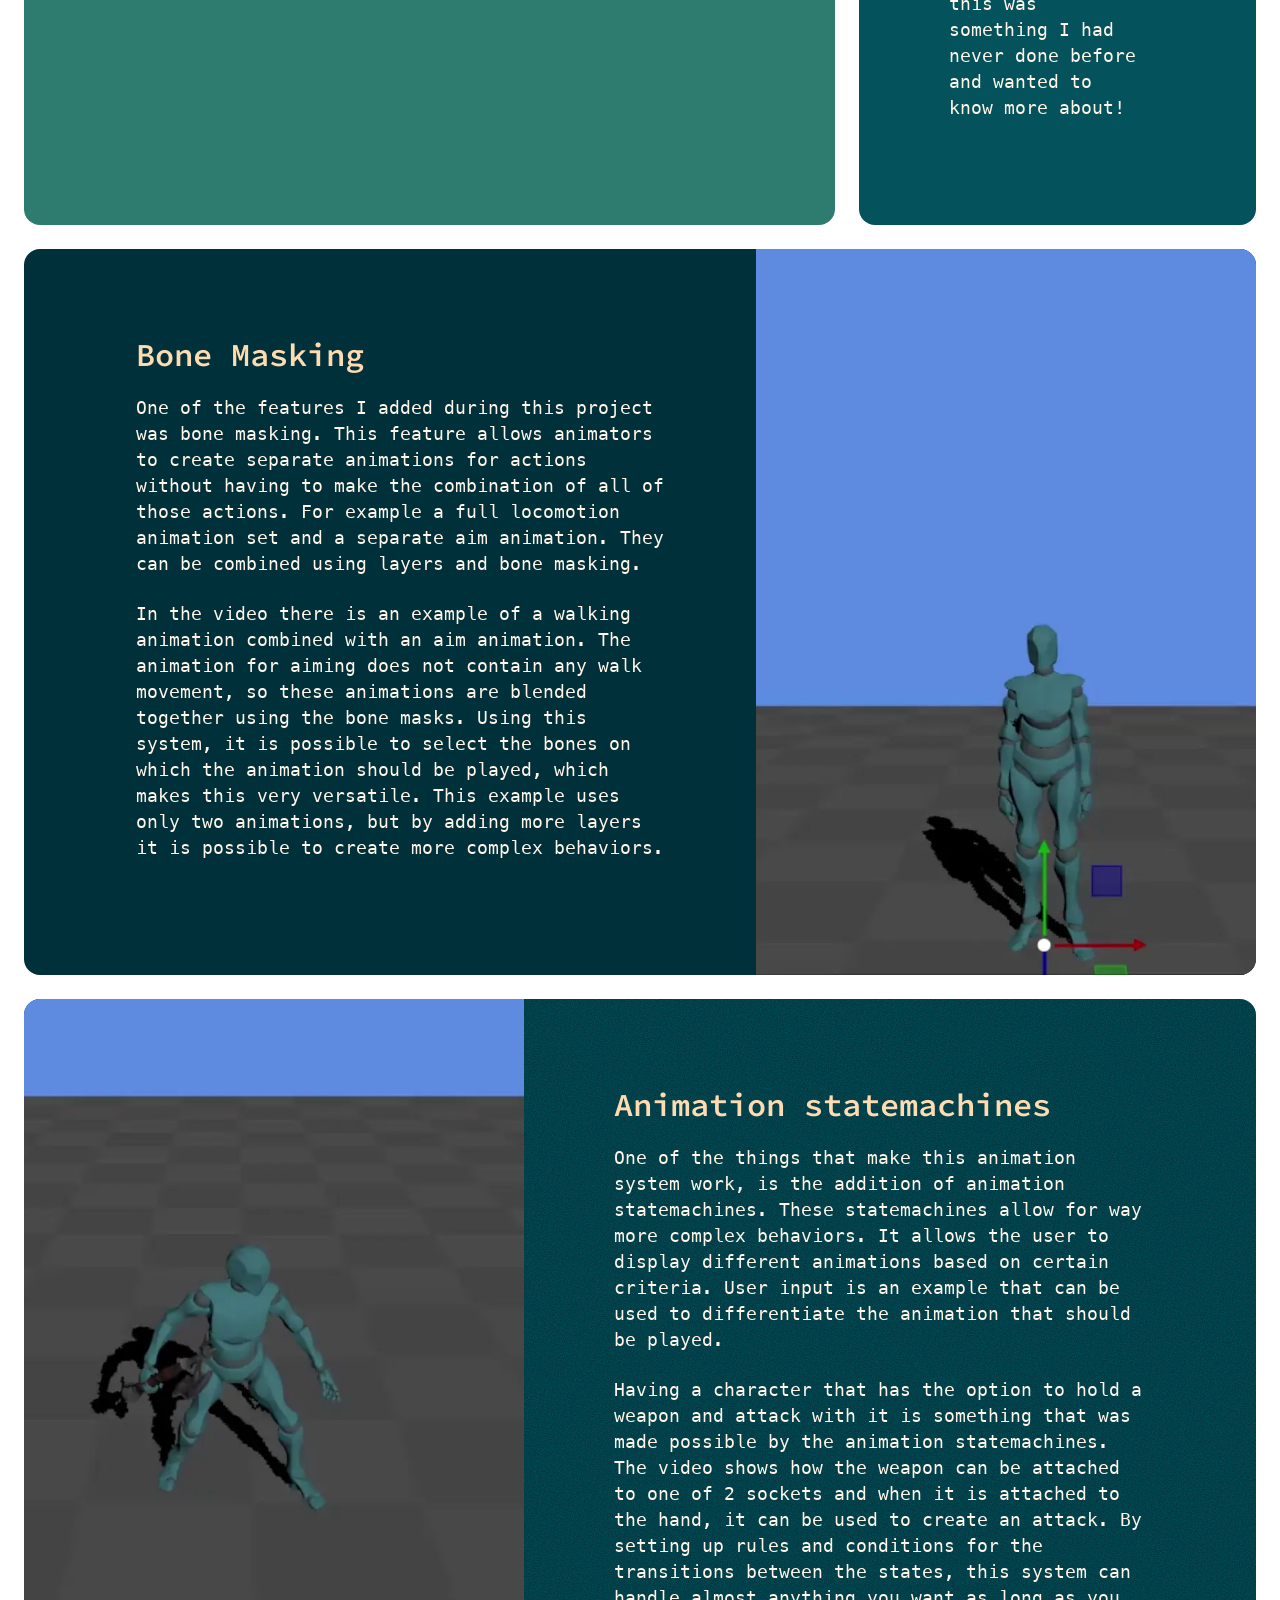
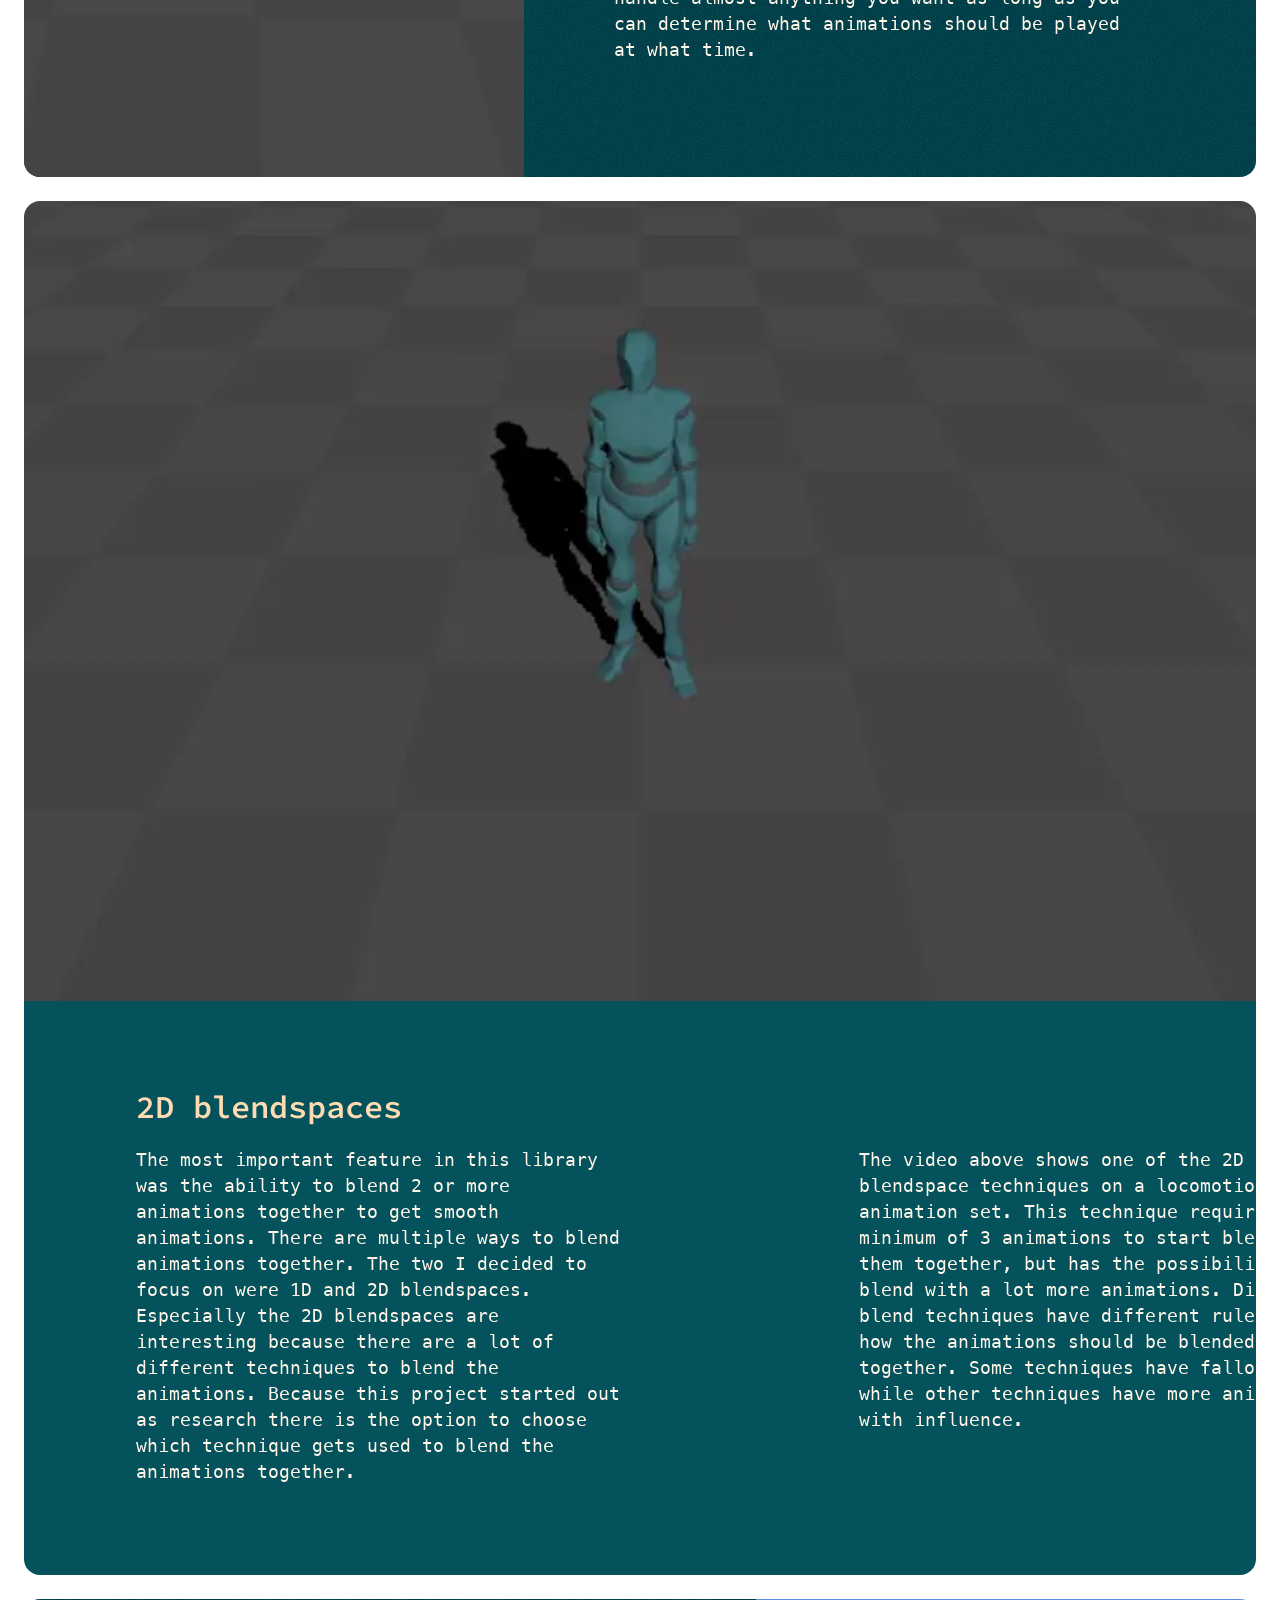
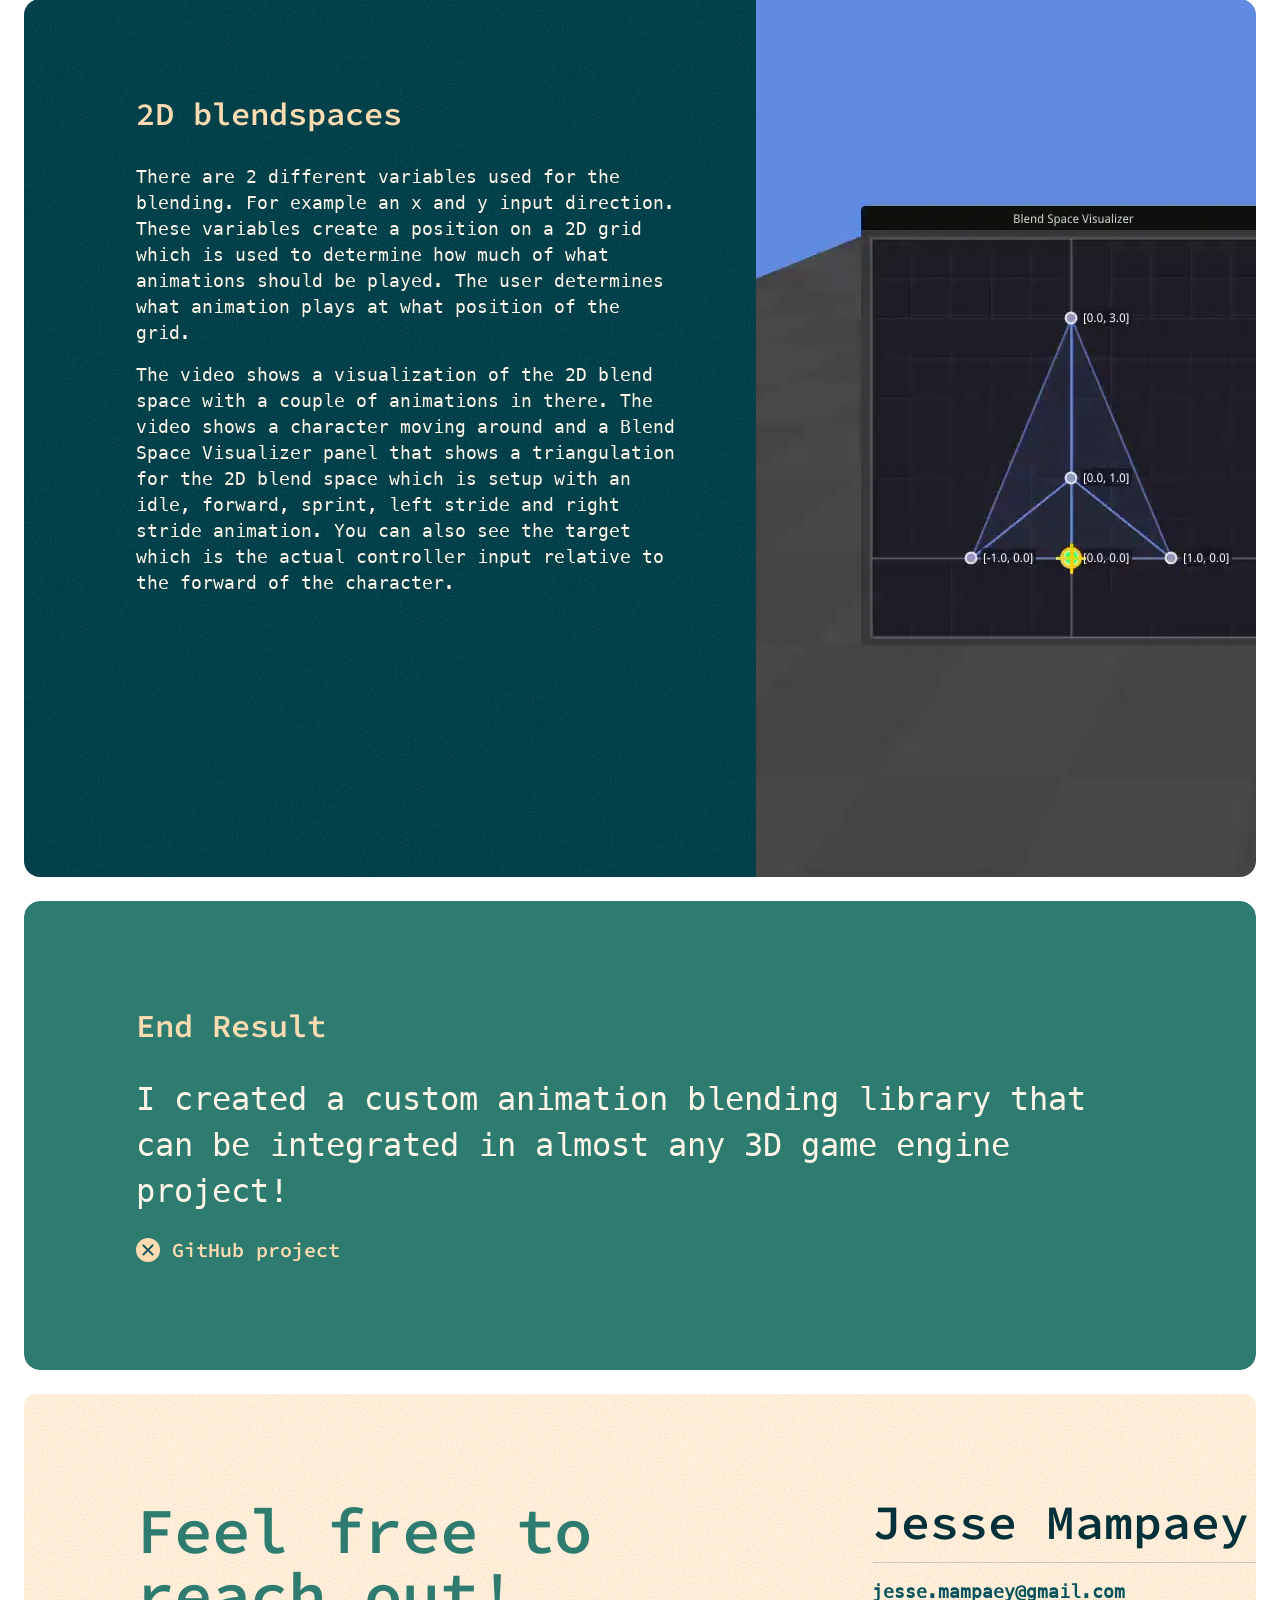
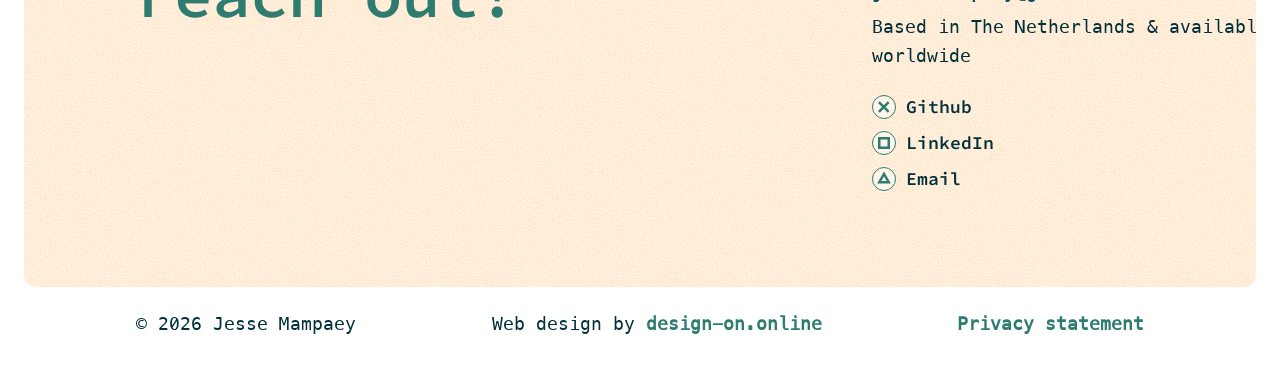
<file: projects/blendmotion.html>
<!DOCTYPE html>
<html lang="en">

<head>
    <meta charset="UTF-8">
    <meta name="viewport" content="width=device-width, initial-scale=1.0">
    <meta name="description" content="Game Programming Portfolio Jesse Mampaey - Project">
    <title>BlendMotion | Jesse Mampaey</title>
    <link rel="icon" type="image/svg+xml" href="../assets/images/icons/favicon.svg">
    <link rel="stylesheet" href="../css/style.css">
    <link rel="stylesheet" href="../assets/vendor/prism/prism-tomorrow.min.css">
</head>

<body>
    <section class="project-hero debug-grid">
        <video class="project-hero-video project-hero-video--blendmotion" autoplay loop muted playsinline poster="../assets/videos/projects/blendmotion/hero-poster.webp">
            <source src="../assets/videos/projects/blendmotion/hero-web.mp4" type="video/mp4">
        </video>
        <nav class="main-nav main-nav--transparent">
            <div class="container">
                <a href="../index.html" class="nav-logo col-6">Jesse Mampaey</a>
                <button class="nav-hamburger" aria-label="Toggle navigation" aria-expanded="false">
                    <span class="nav-hamburger-label">
                        <span class="nav-hamburger-label-text nav-hamburger-label-text--menu">Menu</span>
                        <span class="nav-hamburger-label-text nav-hamburger-label-text--close">Close</span>
                    </span>
                </button>
                <ul class="nav-links col-6">
                    <li>
                        <a href="../projects.html">
                            <img src="../assets/images/icons/x-button.svg" alt="" class="nav-icon">
                            Projects
                        </a>
                    </li>
                    <li>
                        <a href="../index.html#about">
                            <img src="../assets/images/icons/square-button.svg" alt="" class="nav-icon">
                            About
                        </a>
                    </li>
                    <li>
                        <a href="#contact">
                            <img src="../assets/images/icons/circle-button.svg" alt="" class="nav-icon">
                            Contact
                        </a>
                    </li>
                </ul>
            </div>
        </nav>

        <div class="project-hero-content">
            <div class="project-hero-card">
                <h2>Animation Blending Library</h2>
                <div class="project-tags">
                    <div class="project-tag">Solo</div>
                    <div class="project-tag">C++</div>
                    <div class="project-tag">Animation</div>
                </div>

                <div class="info-row">
                    <span class="info-label">Team size</span>
                    <span class="info-separator"></span>
                    <span class="info-value">Solo</span>
                </div>
                <div class="info-row">
                    <span class="info-label">Role</span>
                    <span class="info-separator"></span>
                    <span class="info-value">Research and Development</span>
                </div>
                <div class="info-row">
                    <span class="info-label">Duration</span>
                    <span class="info-separator"></span>
                    <span class="info-value">8 weeks</span>
                </div>
            </div>
        </div>
    </section>

    <section class="project-info-section debug-grid">
        <div class="project-summary-card">
            <p>
                BlendMotion is a standalone framework agnostic animation blending library that I created over 
                8 weeks in my second year at Creative Media & Game Technologies at BUas.
            </p>
        </div>

        <div class="project-detail-card">
            <h3>Background</h3>
            <p>
                This project started as a self study block in my second year of the Creative Media & 
                Game Technologies study at BUas. The goal of this block was to do research on a game 
                development topic and create something that could be used in later projects again. I 
                decided on working on animation blending because this was something I had never done before 
                and wanted to know more about!
            </p>
        </div>
    </section>

    <section class="project-features-section debug-grid">

        <div class="project project--darkest">
            <div class="project-content">
                <h2>Bone Masking</h2>
                <p>
                    One of the features I added during this project was bone masking. This feature allows animators to create separate animations for actions without having to make the combination of all of those actions. For example a full locomotion animation set and a separate aim animation. They can be combined using layers and bone masking.
                </p>
                <p>
                    In the video there is an example of a walking animation combined with an aim animation. The animation for aiming does not contain any walk movement, so these animations are blended together using the bone masks. Using this system, it is possible to select the bones on which the animation should be played, which makes this very versatile. This example uses only two animations, but by adding more layers it is possible to create more complex behaviors. 
                </p>
            </div>
            <div class="project-image-right project-image-right--crop-left project-image-right--bonemasking">
                <video loop muted playsinline poster="../assets/videos/projects/blendmotion/bonemasking-poster.webp" preload="none" data-lazy-autoplay>
                    <source src="../assets/videos/projects/blendmotion/bonemasking-web.mp4" type="video/mp4">
                </video>
            </div>
        </div>


        <div class="project">
            <div class="project-image-left project-image-left--crop-right project-image-left--layeredmasks">
                <video loop muted playsinline poster="../assets/videos/projects/blendmotion/layeredmasks-poster.webp" preload="none" data-lazy-autoplay>
                    <source src="../assets/videos/projects/blendmotion/layeredmasks-web.mp4" type="video/mp4">
                </video>
            </div>
            <div class="project-content">
                <h2>Animation statemachines</h2>
                <p>
                    One of the things that make this animation system work, is the addition of animation statemachines. These statemachines allow for way more complex behaviors. It allows the user to display different animations based on certain criteria. User input is an example that can be used to differentiate the animation that should be played. 
                </p>
                <p>
                    Having a character that has the option to hold a weapon and attack with it is something that was made possible by the animation statemachines. The video shows how the weapon can be attached to one of 2 sockets and when it is attached to the hand, it can be used to create an attack. By setting up rules and conditions for the transitions between the states, this system can handle almost anything you want as long as you can determine what animations should be played at what time.
                </p>
            </div>
        </div>

    </section>


    <section class="feature-showcase debug-grid">
        <div class="feature-showcase-media feature-showcase-media--2dtriangulation">
            <video class="feature-showcase-image" loop muted playsinline poster="../assets/videos/projects/blendmotion/2DTriangulation-poster.webp" preload="none" data-lazy-autoplay>
                <source src="../assets/videos/projects/blendmotion/2DTriangulation-web.mp4" type="video/mp4">
            </video>
        </div>
        <div class="feature-showcase-card">
            <h2>2D blendspaces</h2>
            <div class="feature-showcase-columns">
                <div class="feature-showcase-column">
                    <p>
                        The most important feature in this library was the ability to blend 2 or more animations together to get smooth animations. There are multiple ways to blend animations together. The two I decided to focus on were 1D and 2D blendspaces. Especially the 2D blendspaces are interesting because there are a lot of different techniques to blend the animations. Because this project started out as research there is the option to choose which technique gets used to blend the animations together.
                    </p>
                </div>
                <div class="feature-showcase-column">
                    <p>
                        The video above shows one of the 2D blendspace techniques on a locomotion animation set. This technique requires a minimum of 3 animations to start blending them together, but has the possibility to blend with a lot more animations. Different blend techniques have different rules as to how the animations should be blended together. Some techniques have falloffs, while other techniques have more animations with influence.
                    </p>
                </div>
            </div>
        </div>
    </section>

    <section class="code-section code-section--media debug-grid">
        <div class="project-detail-card">
            <h3>2D blendspaces</h3>
            <p>
                There are 2 different variables used for the blending. For example an x and y input direction. These variables create a position on a 2D grid which is used to determine how much of what animations should be played. The user determines what animation plays at what position of the grid.
            </p>
            <p>
                The video shows a visualization of the 2D blend space with a couple of animations in there. The video shows a character moving around and a Blend Space Visualizer panel that shows a triangulation for the 2D blend space which is setup with an idle, forward, sprint, left stride and right stride animation. You can also see the target which is the actual controller input relative to the forward of the character.
            </p>
        </div>
        <div class="code-video">
            <video loop muted playsinline poster="../assets/videos/projects/blendmotion/blendspace_visual-poster.webp" preload="none" data-lazy-autoplay>
                <source src="../assets/videos/projects/blendmotion/blendspace_visual-web.mp4" type="video/mp4">
            </video>
        </div>
    </section>

    <section class="project-end-result-section debug-grid">
        <div class="project-summary-card">
            <h3>End Result</h3>
            <p>
                I created a custom animation blending library that can be integrated in almost any 3D game engine project!
            </p>
            <a href="https://github.com/jMampaey" class="select-project-button" target="_blank" rel="noopener noreferrer">
                GitHub project
            </a>
        </div>
    </section>

    <section class="contact noise-light" id="contact">
        <div class="container">
            <div class="contact-left col-6">
                <h2 class="contact-heading">Feel free to reach out!</h2>
            </div>
            <div class="contact-right col-6">
                <div class="contact-card">
                    <h3 class="contact-name">Jesse Mampaey</h3>
                    <div class="contact-divider"></div>
                    <p class="contact-email">jesse.mampaey@gmail.com</p>
                    <p class="contact-location">Based in The Netherlands & available worldwide</p>
                    <div class="contact-links">
                        <a href="https://github.com/jMampaey" class="contact-link">
                            <img src="../assets/images/icons/x-button.svg" alt="" class="contact-icon">
                            Github
                        </a>
                        <a href="https://www.linkedin.com/in/jessemampaey/" class="contact-link">
                            <img src="../assets/images/icons/square-button.svg" alt="" class="contact-icon">
                            LinkedIn
                        </a>
                        <a href="mailto:jesse.mampaey@gmail.com" class="contact-link">
                            <img src="../assets/images/icons/triangle-button.svg" alt="" class="contact-icon">
                            Email
                        </a>
                    </div>
                </div>
            </div>
        </div>
    </section>

    <footer class="footer">
        <div class="container">
            <span class="footer-copyright">© 2026 Jesse Mampaey</span>
            <span class="footer-credit">Web design by <a href="https://design-on.online" class="footer-link">design-on.online</a></span>
            <a href="../privacy.html" class="footer-link">Privacy statement</a>
        </div>
    </footer>

    <script src="../assets/vendor/prism/prism-core.min.js"></script>
    <script src="../assets/vendor/prism/prism-clike.min.js"></script>
    <script src="../assets/vendor/prism/prism-c.min.js"></script>
    <script src="../assets/vendor/prism/prism-cpp.min.js"></script>
    <script src="../js/main.js"></script>
</body>

</html>
</file>
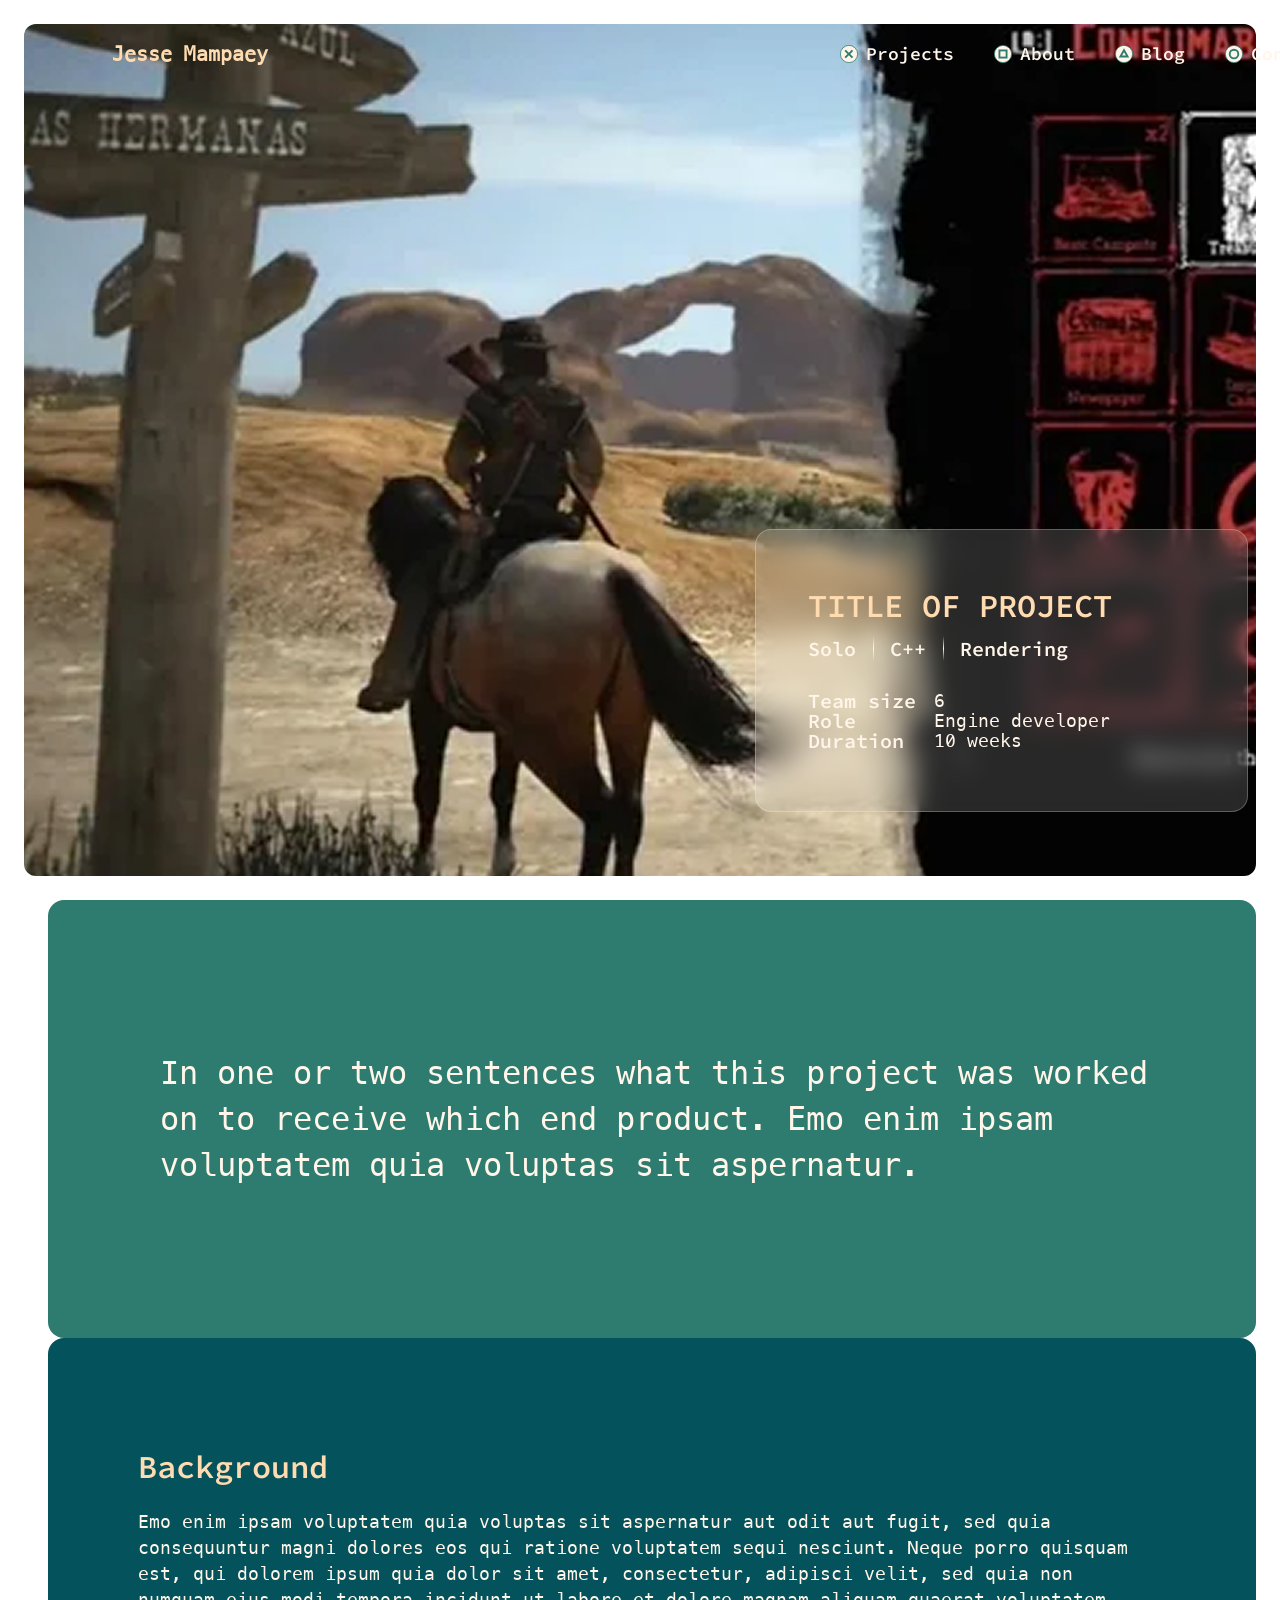
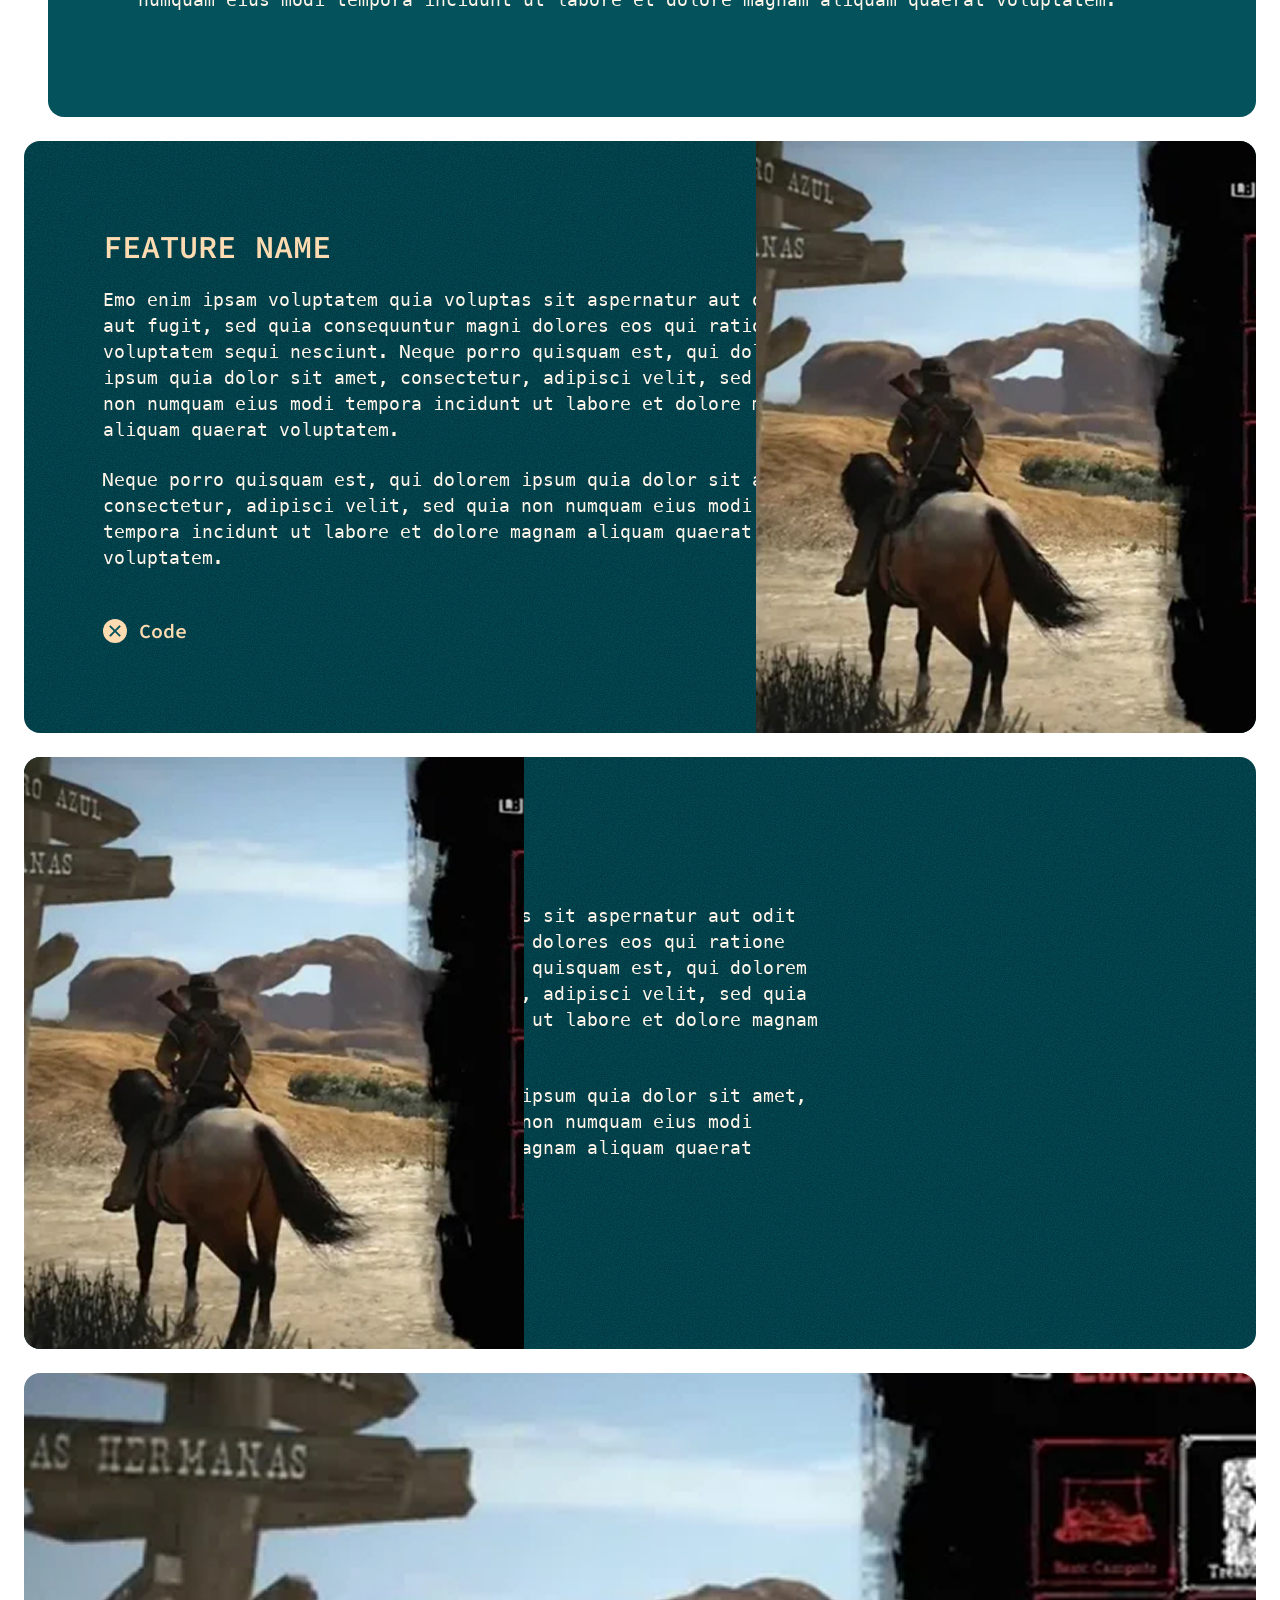
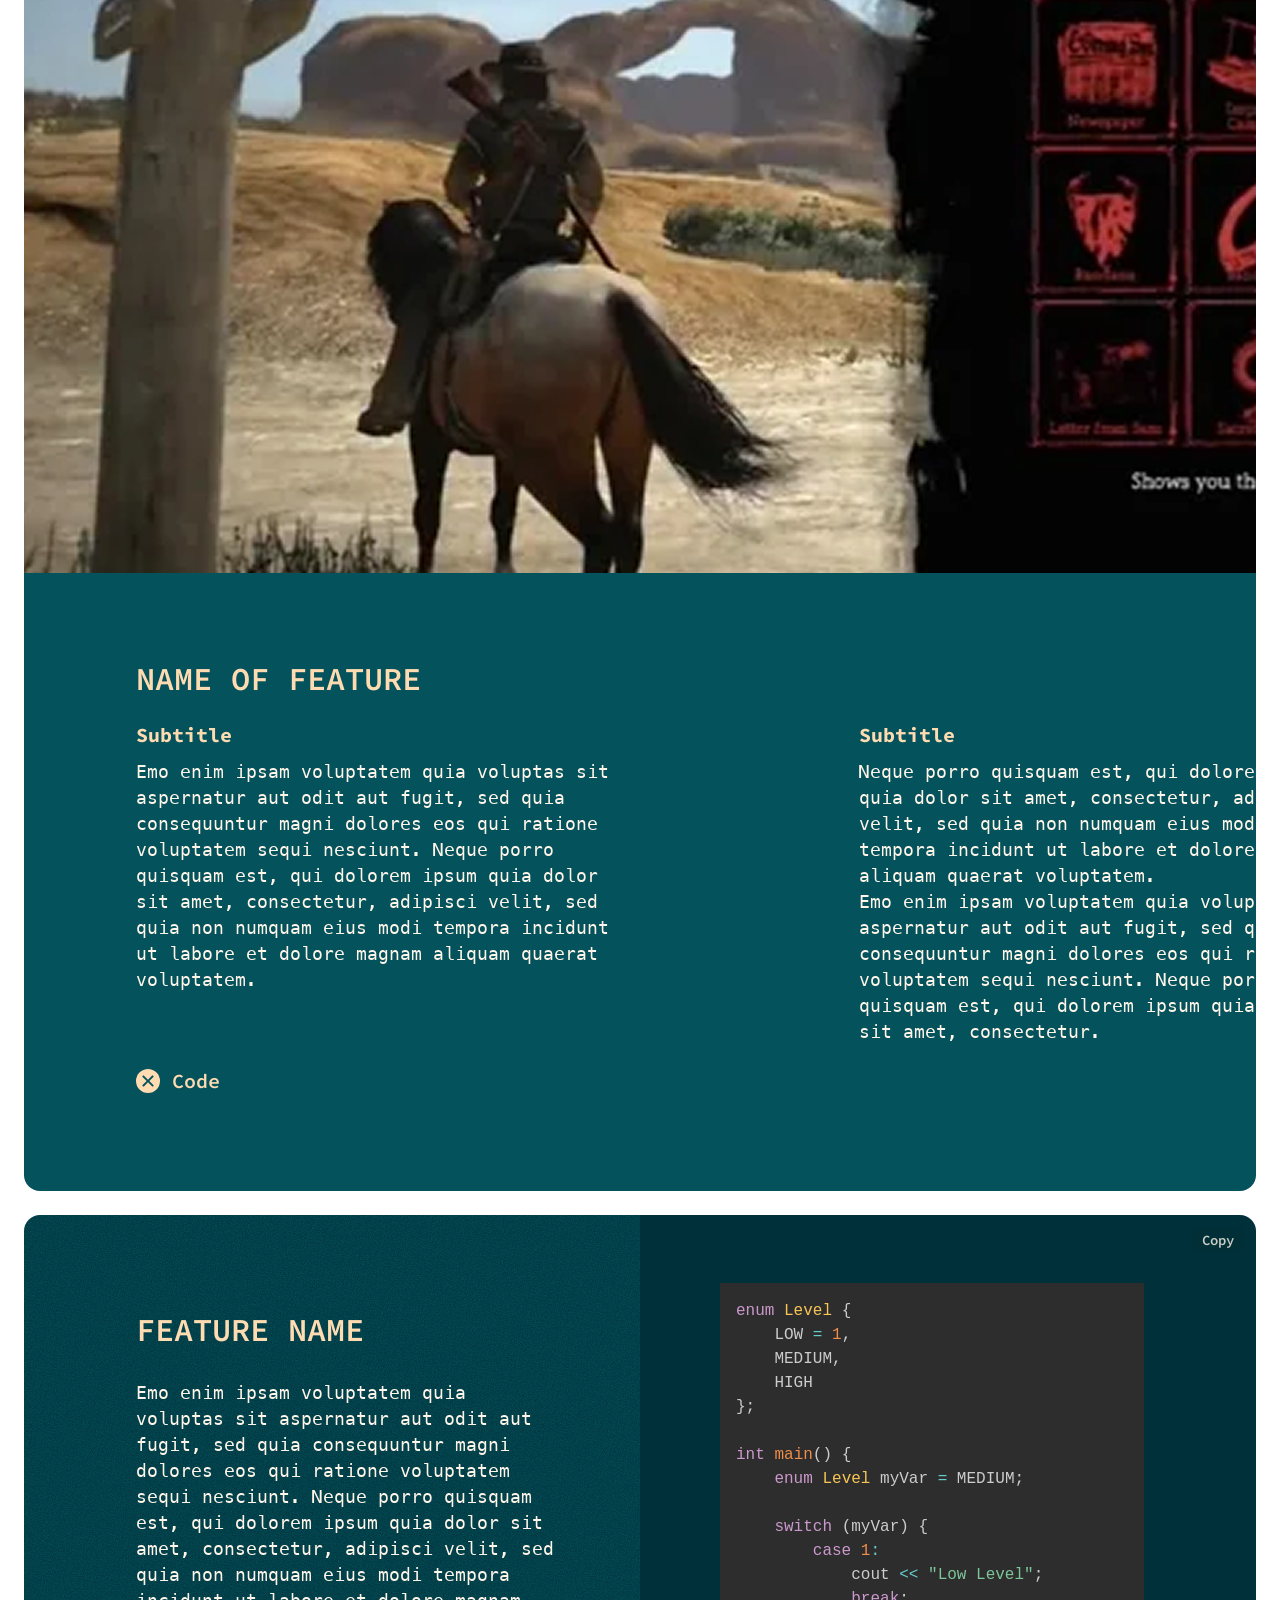
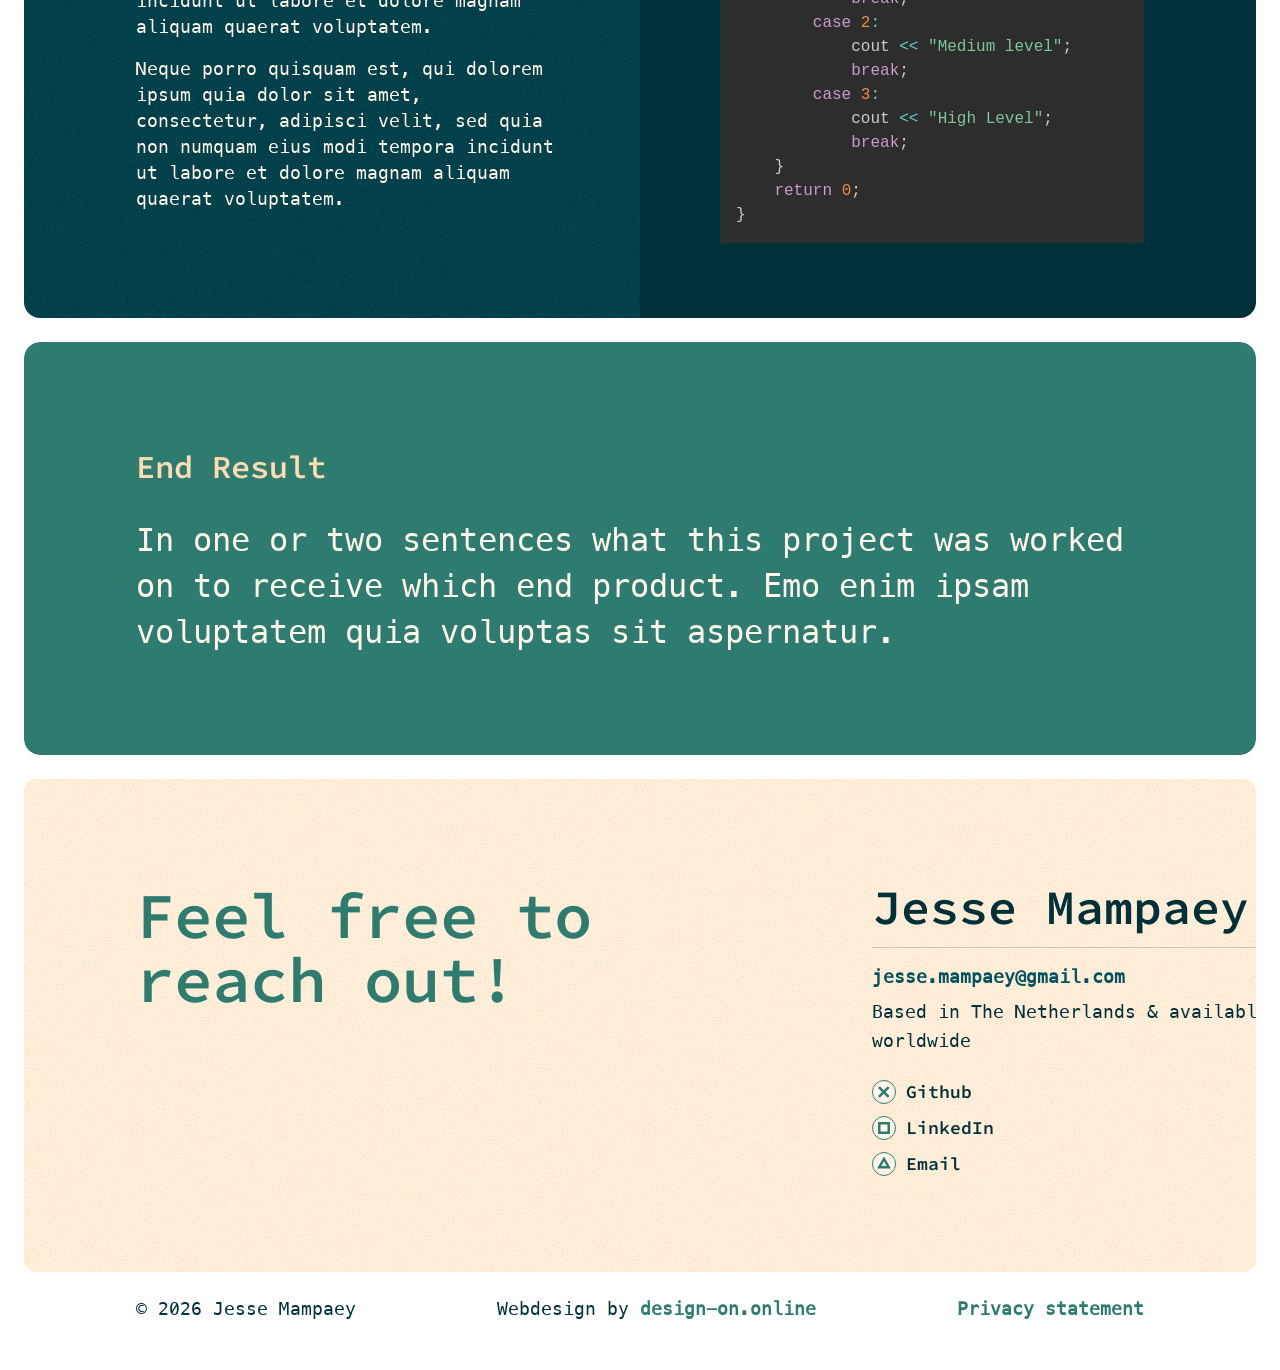
<file: projects/god-of-war.html>
<!DOCTYPE html>
<html lang="en">

<head>
    <meta charset="UTF-8">
    <meta name="viewport" content="width=device-width, initial-scale=1.0">
    <meta name="description" content="Game Programming Portfolio Jesse Mampaey - Project">
    <title>God of War | Jesse Mampaey</title>
    <link rel="stylesheet" href="../css/style.css">
    <link rel="stylesheet" href="../assets/vendor/prism/prism-tomorrow.min.css">
</head>

<body>
    <section class="project-hero debug-grid" style="background-image: url('../assets/images/thumbnails/project-template-image.png');">
        <nav class="main-nav main-nav--transparent">
            <div class="container">
                <a href="../index.html" class="nav-logo col-6">Jesse Mampaey</a>
                <button class="nav-hamburger" aria-label="Toggle navigation" aria-expanded="false">
                    <span></span>
                    <span></span>
                    <span></span>
                </button>
                <ul class="nav-links col-6">
                    <li>
                        <a href="../projects.html">
                            <img src="../assets/images/icons/x-button.svg" alt="" class="nav-icon">
                            Projects
                        </a>
                    </li>
                    <li>
                        <a href="../index.html#about">
                            <img src="../assets/images/icons/square-button.svg" alt="" class="nav-icon">
                            About
                        </a>
                    </li>
                    <li>
                        <a href="../index.html#blog">
                            <img src="../assets/images/icons/triangle-button.svg" alt="" class="nav-icon">
                            Blog
                        </a>
                    </li>
                    <li>
                        <a href="../index.html#contact">
                            <img src="../assets/images/icons/circle-button.svg" alt="" class="nav-icon">
                            Contact
                        </a>
                    </li>
                </ul>
            </div>
        </nav>

        <div class="project-hero-content">
            <div class="project-hero-card">
                <h2>TITLE OF PROJECT</h2>
                <div class="project-tags">
                    <div class="project-tag">Solo</div>
                    <div class="project-tag">C++</div>
                    <div class="project-tag">Rendering</div>
                </div>

                <!-- INFO ROWS: copy/paste a row to add or remove fields -->
                <div class="info-row">
                    <span class="info-label">Team size</span>
                    <span class="info-value">6</span>
                </div>
                <div class="info-row">
                    <span class="info-label">Role</span>
                    <span class="info-value">Engine developer</span>
                </div>
                <div class="info-row">
                    <span class="info-label">Duration</span>
                    <span class="info-value">10 weeks</span>
                </div>
            </div>
        </div>
    </section>

    <section class="project-info-section debug-grid">
        <div class="project-info-backgrounds">
            <div class="project-info-bg project-info-bg--summary"></div>
            <div class="project-info-bg project-info-bg--detail"></div>
        </div>
        <div class="project-info-content">
            <div class="project-summary-card">
                <p>
                    In one or two sentences what this project was worked on to receive which end product. Emo enim
                    ipsam voluptatem quia voluptas sit aspernatur.
                </p>
            </div>

            <!-- DETAIL CARD: copy/paste this block with a different heading for more sections (e.g. CHALLENGE, SOLUTION) -->
            <div class="project-detail-card">
                <h3>Background</h3>
                <p>
                    Emo enim ipsam voluptatem quia voluptas sit aspernatur aut odit aut fugit, sed quia consequuntur
                    magni dolores eos qui ratione voluptatem sequi nesciunt. Neque porro quisquam est, qui dolorem
                    ipsum quia dolor sit amet, consectetur, adipisci velit, sed quia non numquam eius modi tempora
                    incidunt ut labore et dolore magnam aliquam quaerat voluptatem.
                </p>
            </div>
        </div>
    </section>

    <section class="project-features-section debug-grid">

        <!-- FEATURE VARIANT: IMAGE RIGHT -->
        <div class="project">
            <div class="col-1"></div>
            <div class="project-content col-4">
                <h2>FEATURE NAME</h2>
                <p>
                    Emo enim ipsam voluptatem quia voluptas sit aspernatur aut odit aut fugit, sed quia consequuntur
                    magni dolores eos qui ratione voluptatem sequi nesciunt. Neque porro quisquam est, qui dolorem
                    ipsum quia dolor sit amet, consectetur, adipisci velit, sed quia non numquam eius modi tempora
                    incidunt ut labore et dolore magnam aliquam quaerat voluptatem.
                </p>
                <p>
                    Neque porro quisquam est, qui dolorem ipsum quia dolor sit amet, consectetur, adipisci velit, sed
                    quia non numquam eius modi tempora incidunt ut labore et dolore magnam aliquam quaerat
                    voluptatem.
                </p>
                <a href="#" class="select-project-button">
                    Code
                </a>
            </div>
            <div class="col-1"></div>
            <div class="project-image-right col-6">
                <img src="../assets/images/thumbnails/project-template-image.png" alt="Template">
            </div>
        </div>
        <!-- /FEATURE VARIANT: IMAGE RIGHT -->


        <!-- FEATURE VARIANT: IMAGE LEFT -->
        <div class="project">
            <div class="project-image-left col-6">
                <img src="../assets/images/thumbnails/project-template-image.png" alt="Template">
            </div>
            <div class="col-1"></div>
            <div class="project-content col-4">
                <h2>FEATURE NAME</h2>
                <p>
                    Emo enim ipsam voluptatem quia voluptas sit aspernatur aut odit aut fugit, sed quia consequuntur
                    magni dolores eos qui ratione voluptatem sequi nesciunt. Neque porro quisquam est, qui dolorem
                    ipsum quia dolor sit amet, consectetur, adipisci velit, sed quia non numquam eius modi tempora
                    incidunt ut labore et dolore magnam aliquam quaerat voluptatem.
                </p>
                <p>
                    Neque porro quisquam est, qui dolorem ipsum quia dolor sit amet, consectetur, adipisci velit, sed
                    quia non numquam eius modi tempora incidunt ut labore et dolore magnam aliquam quaerat
                    voluptatem.
                </p>
                <a href="#" class="select-project-button">
                    Code
                </a>
            </div>
            <div class="col-1"></div>
        </div>
        <!-- /FEATURE VARIANT: IMAGE LEFT -->

    </section>

    <section class="feature-showcase debug-grid">
        <img src="../assets/images/thumbnails/project-template-image.png" alt="Template" class="feature-showcase-image">
        <div class="feature-showcase-card">
            <h2>NAME OF FEATURE</h2>
            <div class="feature-showcase-columns">
                <div class="feature-showcase-column">
                    <h3>Subtitle</h3>
                    <p>
                        Emo enim ipsam voluptatem quia voluptas sit aspernatur aut odit aut fugit, sed quia
                        consequuntur magni dolores eos qui ratione voluptatem sequi nesciunt. Neque porro quisquam
                        est, qui dolorem ipsum quia dolor sit amet, consectetur, adipisci velit, sed quia non numquam
                        eius modi tempora incidunt ut labore et dolore magnam aliquam quaerat voluptatem.
                    </p>
                </div>
                <div class="feature-showcase-column">
                    <h3>Subtitle</h3>
                    <p>
                        Neque porro quisquam est, qui dolorem ipsum quia dolor sit amet, consectetur, adipisci velit,
                        sed quia non numquam eius modi tempora incidunt ut labore et dolore magnam aliquam quaerat
                        voluptatem.
                    </p>
                    <p>
                        Emo enim ipsam voluptatem quia voluptas sit aspernatur aut odit aut fugit, sed quia
                        consequuntur magni dolores eos qui ratione voluptatem sequi nesciunt. Neque porro quisquam
                        est, qui dolorem ipsum quia dolor sit amet, consectetur.
                    </p>
                </div>
            </div>
            <a href="#" class="select-project-button">
                Code
            </a>
        </div>
    </section>

    <section class="code-section debug-grid">
        <div class="project-detail-card">
            <h3>FEATURE NAME</h3>
            <p>
                Emo enim ipsam voluptatem quia voluptas sit aspernatur aut odit aut fugit, sed quia consequuntur
                magni dolores eos qui ratione voluptatem sequi nesciunt. Neque porro quisquam est, qui dolorem ipsum
                quia dolor sit amet, consectetur, adipisci velit, sed quia non numquam eius modi tempora incidunt ut
                labore et dolore magnam aliquam quaerat voluptatem.
            </p>
            <p>
                Neque porro quisquam est, qui dolorem ipsum quia dolor sit amet, consectetur, adipisci velit, sed
                quia non numquam eius modi tempora incidunt ut labore et dolore magnam aliquam quaerat voluptatem.
            </p>
        </div>
        <div class="code-card">
            <button class="copy-code-button">Copy</button>
            <pre><code class="language-cpp">enum Level {
    LOW = 1,
    MEDIUM,
    HIGH
};

int main() {
    enum Level myVar = MEDIUM;

    switch (myVar) {
        case 1:
            cout &lt;&lt; "Low Level";
            break;
        case 2:
            cout &lt;&lt; "Medium level";
            break;
        case 3:
            cout &lt;&lt; "High Level";
            break;
    }
    return 0;
}</code></pre>
        </div>
    </section>

    <section class="project-end-result-section debug-grid">
        <div class="project-summary-card">
            <h3>End Result</h3>
            <p>
                In one or two sentences what this project was worked on to receive which end product. Emo enim ipsam
                voluptatem quia voluptas sit aspernatur.
            </p>
        </div>
    </section>

    <section class="contact noise-light">
        <div class="container">
            <div class="contact-left col-6">
                <h2 class="contact-heading">Feel free to reach out!</h2>
            </div>
            <div class="contact-right col-6">
                <div class="contact-card">
                    <h3 class="contact-name">Jesse Mampaey</h3>
                    <div class="contact-divider"></div>
                    <p class="contact-email">jesse.mampaey@gmail.com</p>
                    <p class="contact-location">Based in The Netherlands & available worldwide</p>
                    <div class="contact-links">
                        <a href="https://github.com/jMampaey" class="contact-link">
                            <img src="../assets/images/icons/x-button.svg" alt="" class="contact-icon">
                            Github
                        </a>
                        <a href="https://www.linkedin.com/in/jessemampaey/" class="contact-link">
                            <img src="../assets/images/icons/square-button.svg" alt="" class="contact-icon">
                            LinkedIn
                        </a>
                        <a href="mailto:jesse.mampaey@gmail.com" class="contact-link">
                            <img src="../assets/images/icons/triangle-button.svg" alt="" class="contact-icon">
                            Email
                        </a>
                    </div>
                </div>
            </div>
        </div>
    </section>

    <footer class="footer">
        <div class="container">
            <span class="footer-copyright">© 2026 Jesse Mampaey</span>
            <span class="footer-credit">Webdesign by <a href="https://design-on.online" class="footer-link">design-on.online</a></span>
            <a href="#" class="footer-link">Privacy statement</a>
        </div>
    </footer>

    <script src="../assets/vendor/prism/prism-core.min.js"></script>
    <script src="../assets/vendor/prism/prism-clike.min.js"></script>
    <script src="../assets/vendor/prism/prism-c.min.js"></script>
    <script src="../assets/vendor/prism/prism-cpp.min.js"></script>
    <script src="../js/main.js"></script>
</body>

</html>
</file>
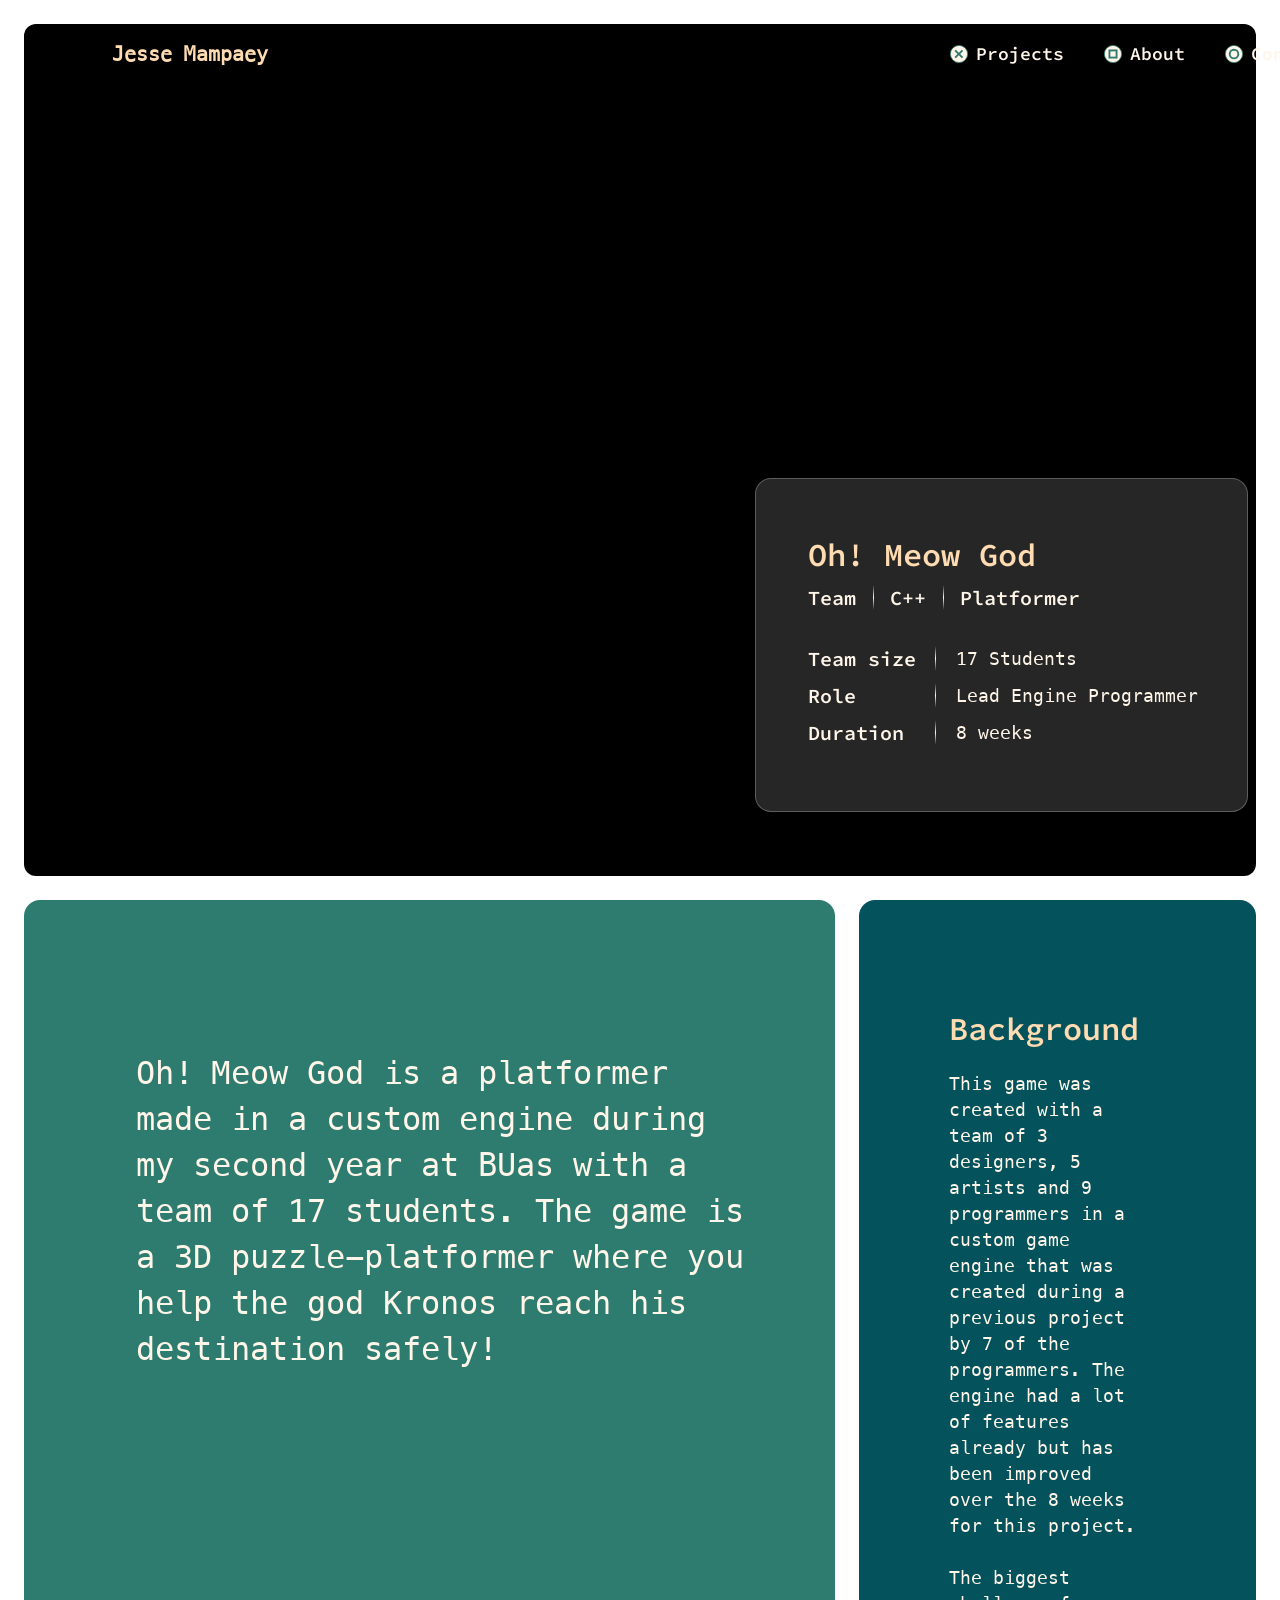
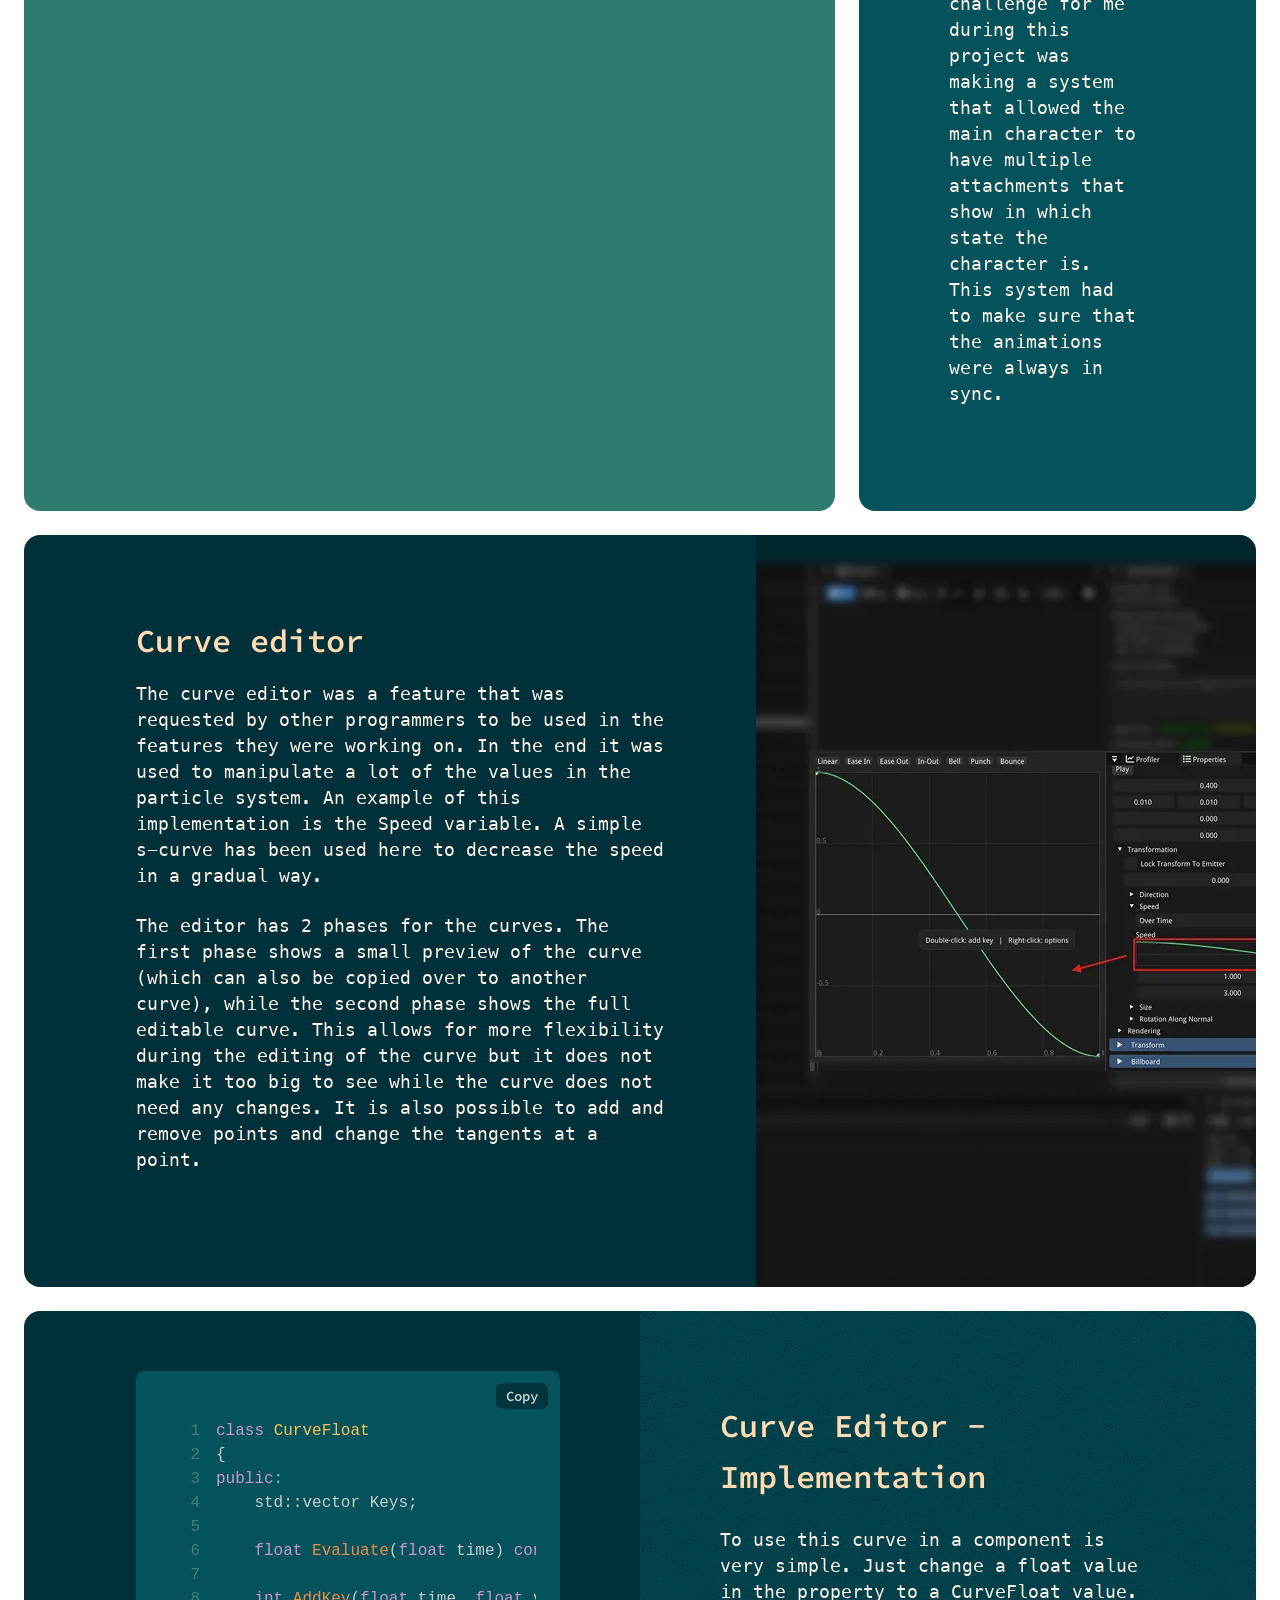
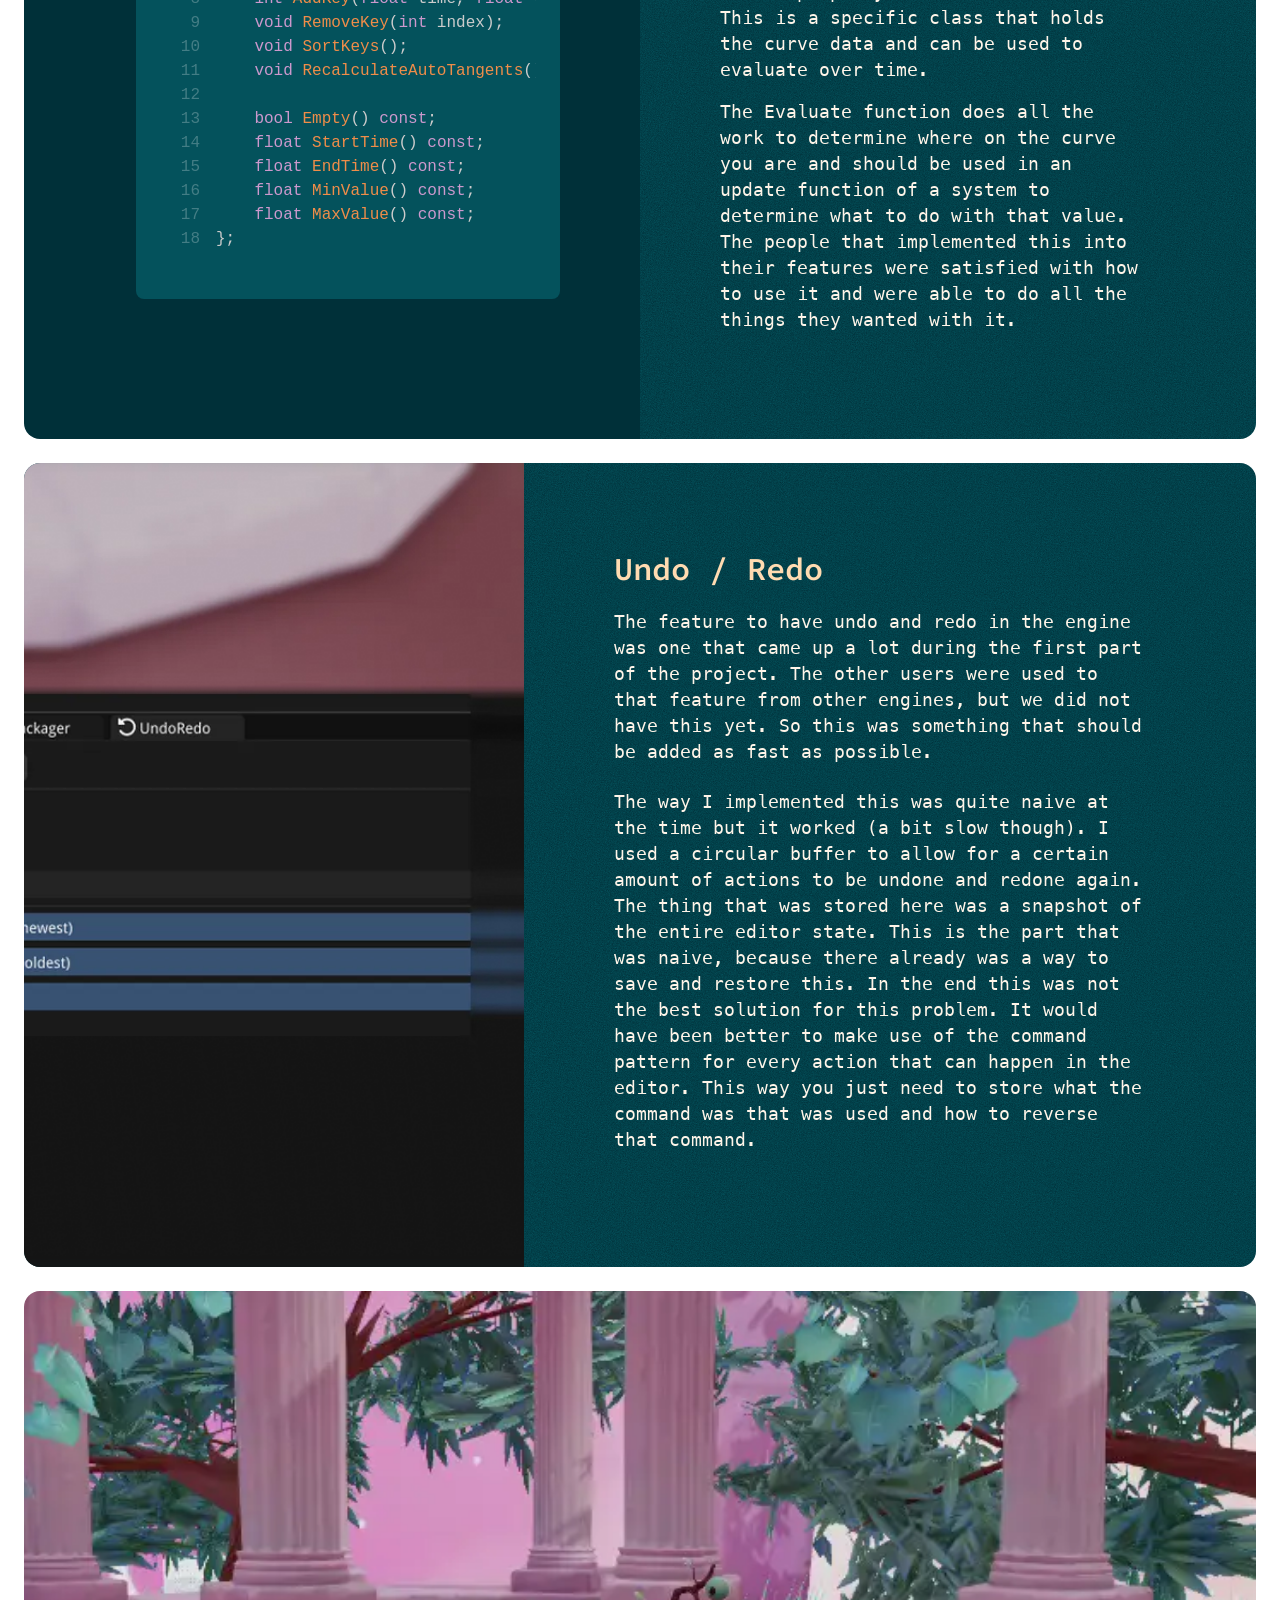
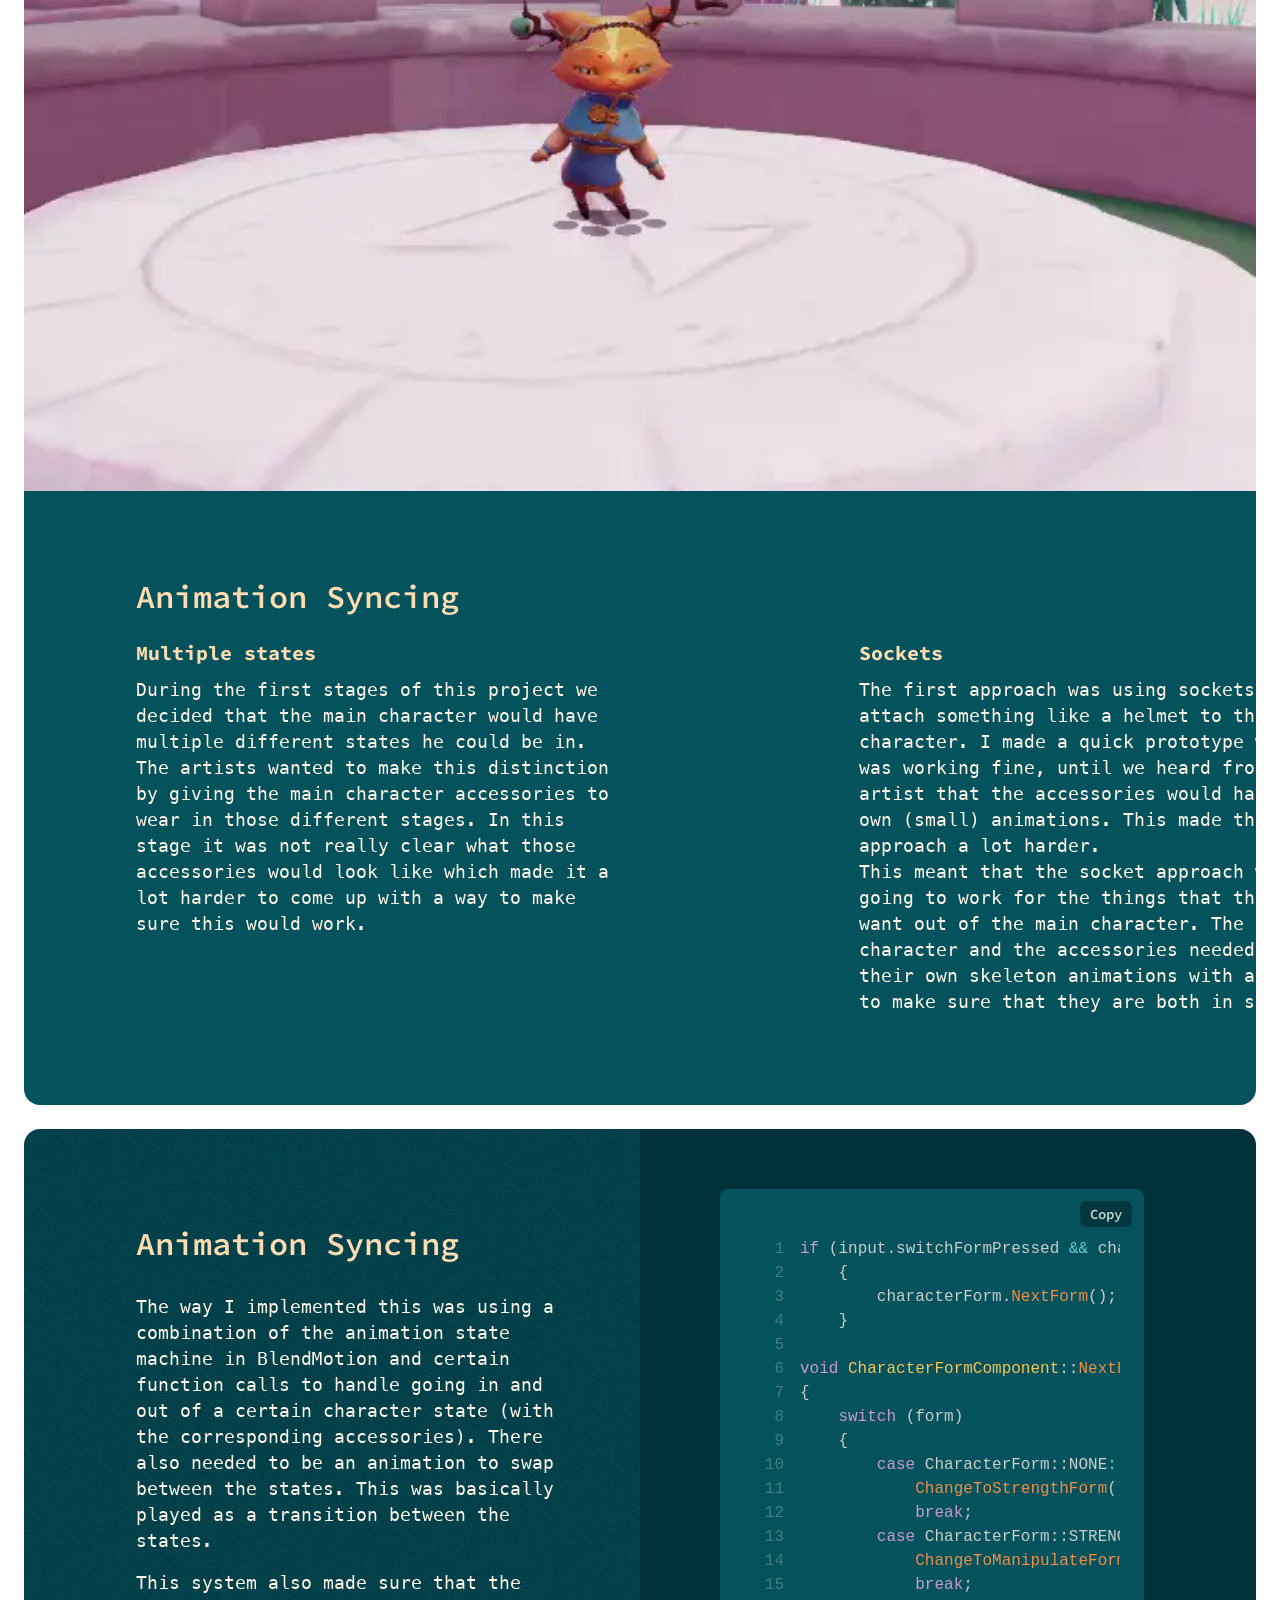
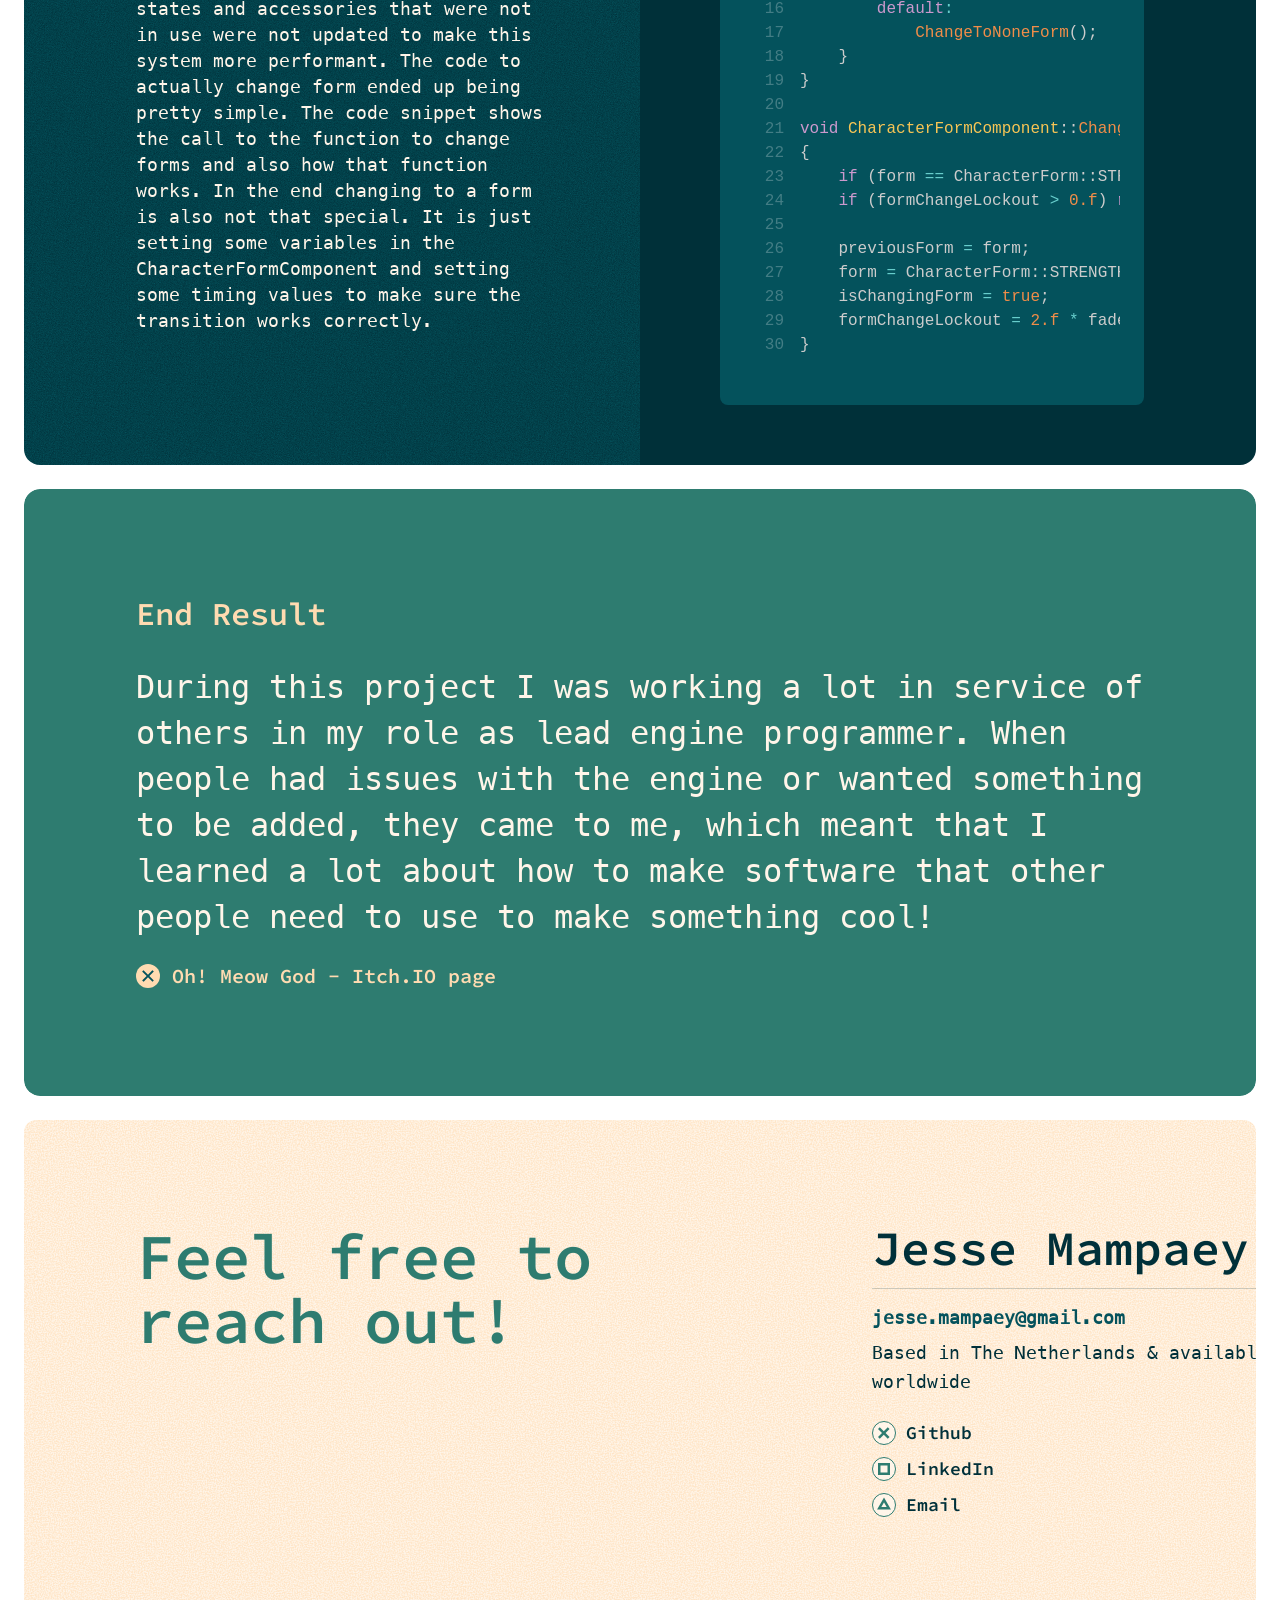
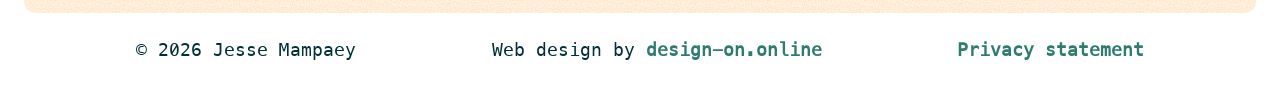
<file: projects/oh_meow_god.html>
<!DOCTYPE html>
<html lang="en">

<head>
    <meta charset="UTF-8">
    <meta name="viewport" content="width=device-width, initial-scale=1.0">
    <meta name="description" content="Game Programming Portfolio Jesse Mampaey - Project">
    <title>Oh! Meow God | Jesse Mampaey</title>
    <link rel="icon" type="image/svg+xml" href="../assets/images/icons/favicon.svg">
    <link rel="stylesheet" href="../css/style.css">
    <link rel="stylesheet" href="../assets/vendor/prism/prism-tomorrow.min.css">
</head>

<body>
    <section class="project-hero debug-grid">
        <video class="project-hero-video" autoplay loop muted playsinline poster="../assets/videos/projects/ohmeowgod/trailer-poster.webp">
            <source src="../assets/videos/projects/ohmeowgod/trailer-web.mp4" type="video/mp4">
        </video>
        <nav class="main-nav main-nav--transparent">
            <div class="container">
                <a href="../index.html" class="nav-logo col-6">Jesse Mampaey</a>
                <button class="nav-hamburger" aria-label="Toggle navigation" aria-expanded="false">
                    <span class="nav-hamburger-label">
                        <span class="nav-hamburger-label-text nav-hamburger-label-text--menu">Menu</span>
                        <span class="nav-hamburger-label-text nav-hamburger-label-text--close">Close</span>
                    </span>
                </button>
                <ul class="nav-links col-6">
                    <li>
                        <a href="../projects.html">
                            <img src="../assets/images/icons/x-button.svg" alt="" class="nav-icon">
                            Projects
                        </a>
                    </li>
                    <li>
                        <a href="../index.html#about">
                            <img src="../assets/images/icons/square-button.svg" alt="" class="nav-icon">
                            About
                        </a>
                    </li>
                    <li>
                        <a href="#contact">
                            <img src="../assets/images/icons/circle-button.svg" alt="" class="nav-icon">
                            Contact
                        </a>
                    </li>
                </ul>
            </div>
        </nav>

        <div class="project-hero-content">
            <div class="project-hero-card">
                <h2>Oh! Meow God</h2>
                <div class="project-tags">
                    <div class="project-tag">Team</div>
                    <div class="project-tag">C++</div>
                    <div class="project-tag">Platformer</div>
                </div>

                <!-- INFO ROWS: copy/paste a row to add or remove fields -->
                <div class="info-row">
                    <span class="info-label">Team size</span>
                    <span class="info-separator"></span>
                    <span class="info-value">17 Students</span>
                </div>
                <div class="info-row">
                    <span class="info-label">Role</span>
                    <span class="info-separator"></span>
                    <span class="info-value">Lead Engine Programmer</span>
                </div>
                <div class="info-row">
                    <span class="info-label">Duration</span>
                    <span class="info-separator"></span>
                    <span class="info-value">8 weeks</span>
                </div>
            </div>
        </div>
    </section>

    <section class="project-info-section debug-grid">
        <div class="project-summary-card">
            <p>
                Oh! Meow God is a platformer made in a custom engine during my second year at BUas with a team of 17
                students. The game is a 3D puzzle-platformer where you help the god Kronos reach his destination safely!
            </p>
        </div>

        <div class="project-detail-card">
            <h3>Background</h3>
            <p>
                This game was created with a team of 3 designers, 5 artists and 9 programmers in a custom game engine
                that was created during a previous project by 7 of the programmers. The engine had a lot of features
                already but has been improved over the 8 weeks for this project.
            </p>
            <br>
            <p>
                The biggest challenge for me during this project was making a system that allowed the main character to
                have multiple attachments that show in which state the character is. This system had to make sure that
                the animations were always in sync.
            </p>
        </div>
    </section>

    <section class="project-features-section debug-grid">

        <div class="project project--darkest">
            <div class="project-content">
                <h2>Curve editor</h2>
                <p>
                    The curve editor was a feature that was requested by other programmers to be used in the features they were working on.
                    In the end it was used to manipulate a lot of the values in the particle system. An example of this implementation is the Speed variable. A simple s-curve has been used here to decrease the speed in a gradual way. 
                </p>
                <p>
                    The editor has 2 phases for the curves. The first phase shows a small preview of the curve (which can also be copied over to another curve), while the second phase shows the full editable curve. This allows for more flexibility during the editing of the curve but it does not make it too big to see while the curve does not need any changes. It is also possible to add and remove points and change the tangents at a point.
                </p>
            </div>
            <div class="project-image-right project-image-right--crop-left">
                <img src="../assets/images/projects/ohmeowgod/curve_editor.webp" alt="Curve Editor" width="1500" height="752" loading="lazy" decoding="async">
            </div>
        </div>
        <section class="code-section code-section--reverse debug-grid">
            <div class="project-detail-card">
                <h3>Curve Editor - Implementation</h3>
                <p>
                    To use this curve in a component is very simple. Just change a float value in the property to a CurveFloat value. This is a specific class that holds the curve data and can be used to evaluate over time. 
                </p>
                <p>
                    The Evaluate function does all the work to determine where on the curve you are and should be used in an update function of a system to determine what to do with that value. The people that implemented this into their features were satisfied with how to use it and were able to do all the things they wanted with it.
                </p>
            </div>
            <div class="code-card">
                <div class="code-block">
                    <button class="copy-code-button">Copy</button>
                    <pre><code class="language-cpp">class CurveFloat
{
public:
    std::vector<CurveKey> Keys;

    float Evaluate(float time) const;

    int AddKey(float time, float value);
    void RemoveKey(int index);
    void SortKeys();
    void RecalculateAutoTangents();

    bool Empty() const;
    float StartTime() const;
    float EndTime() const;
    float MinValue() const;
    float MaxValue() const;
};                    </code></pre>
                </div>
            </div>
            
        </section>

        <!-- /FEATURE VARIANT: IMAGE RIGHT -->


        <!-- FEATURE VARIANT: IMAGE LEFT -->
        <div class="project">
            <div class="project-image-left project-image-left--crop-right">
                <img src="../assets/images/projects/ohmeowgod/undo_redo.webp" alt="Undo Redo" width="1500" height="752" loading="lazy" decoding="async">
            </div>
            <div class="project-content">
                <h2>Undo / Redo</h2>
                <p>
                    The feature to have undo and redo in the engine was one that came up a lot during the first part of the project. The other users were used to that feature from other engines, but we did not have this yet. So this was something that should be added as fast as possible.
                </p>
                <p>
                    The way I implemented this was quite naive at the time but it worked (a bit slow though). I used a circular buffer to allow for a certain amount of actions to be undone and redone again. The thing that was stored here was a snapshot of the entire editor state. This is the part that was naive, because there already was a way to save and restore this. In the end this was not the best solution for this problem. It would have been better to make use of the command pattern for every action that can happen in the editor. This way you just need to store what the command was that was used and how to reverse that command.
                </p>
            </div>
        </div>
        <!-- /FEATURE VARIANT: IMAGE LEFT -->

    </section>


    <section class="feature-showcase debug-grid">
        <div class="feature-showcase-media">
            <video class="feature-showcase-image" loop muted playsinline poster="../assets/videos/projects/ohmeowgod/animation_syncing-poster.webp" preload="none" data-lazy-autoplay>
                <source src="../assets/videos/projects/ohmeowgod/animation_syncing-web.mp4" type="video/mp4">
            </video>
        </div>
        <div class="feature-showcase-card">
            <h2>Animation Syncing</h2>
            <div class="feature-showcase-columns">
                <div class="feature-showcase-column">
                    <h3>Multiple states</h3>
                    <p>
                        During the first stages of this project we decided that the main character would have multiple different states he could be in. The artists wanted to make this distinction by giving the main character accessories to wear in those different stages. In this stage it was not really clear what those accessories would look like which made it a lot harder to come up with a way to make sure this would work.
                    </p>
                </div>
                <div class="feature-showcase-column">
                    <h3>Sockets</h3>
                    <p>
                        The first approach was using sockets to attach something like a helmet to the character. I made a quick prototype which was working fine, until we heard from the artist that the accessories would have their own (small) animations. This made the socket approach a lot harder.
                    </p>
                    <p>
                        This meant that the socket approach was not going to work for the things that the artist want out of the main character. The character and the accessories needed to have their own skeleton animations with a system to make sure that they are both in sync.
                    </p>
                </div>
            </div>
        </div>
    </section>

    <section class="code-section debug-grid">
        <div class="project-detail-card">
            <h3>Animation Syncing</h3>
            <p>
                The way I implemented this was using a combination of the animation state machine in BlendMotion and certain function calls to handle going in and out of a certain character state (with the corresponding accessories). There also needed to be an animation to swap between the states. This was basically played as a transition between the states.
            </p>
            <p>
                This system also made sure that the states and accessories that were not in use were not updated to make this system more performant. The code to actually change form ended up being pretty simple. The code snippet shows the call to the function to change forms and also how that function works. In the end changing to a form is also not that special. It is just setting some variables in the CharacterFormComponent and setting some timing values to make sure the transition works correctly.
            </p>
        </div>
        <div class="code-card">
            <div class="code-block">
                <button class="copy-code-button">Copy</button>
                <pre><code class="language-cpp">if (input.switchFormPressed && characterComp.moveState.isGrounded && formInput)
    {
        characterForm.NextForm();
    }
    
void CharacterFormComponent::NextForm()
{
    switch (form)
    {
        case CharacterForm::NONE:
            ChangeToStrengthForm();
            break;
        case CharacterForm::STRENGTH:
            ChangeToManipulateForm();
            break;
        default:
            ChangeToNoneForm();
    }
}

void CharacterFormComponent::ChangeToStrengthForm()
{
    if (form == CharacterForm::STRENGTH) return;
    if (formChangeLockout > 0.f) return;

    previousForm = form;
    form = CharacterForm::STRENGTH;
    isChangingForm = true;
    formChangeLockout = 2.f * fadeDuration;  // x2 because the duration is 2 transitions
}</code></pre>
            </div>
        </div>
    </section>

    <section class="project-end-result-section debug-grid">
        <div class="project-summary-card">
            <h3>End Result</h3>
            <p>
                During this project I was working a lot in service of others in my role as lead engine programmer. When people had issues with the engine or wanted something to be added, they came to me, which meant that I learned a lot about how to make software that other people need to use to make something cool!
            </p>
            <a href="https://buas.itch.io/oh-meow-god" class="select-project-button" target="_blank" rel="noopener noreferrer">
                Oh! Meow God - Itch.IO page
            </a>
        </div>
    </section>

    <section class="contact noise-light" id="contact">
        <div class="container">
            <div class="contact-left col-6">
                <h2 class="contact-heading">Feel free to reach out!</h2>
            </div>
            <div class="contact-right col-6">
                <div class="contact-card">
                    <h3 class="contact-name">Jesse Mampaey</h3>
                    <div class="contact-divider"></div>
                    <p class="contact-email">jesse.mampaey@gmail.com</p>
                    <p class="contact-location">Based in The Netherlands & available worldwide</p>
                    <div class="contact-links">
                        <a href="https://github.com/jMampaey" class="contact-link">
                            <img src="../assets/images/icons/x-button.svg" alt="" class="contact-icon">
                            Github
                        </a>
                        <a href="https://www.linkedin.com/in/jessemampaey/" class="contact-link">
                            <img src="../assets/images/icons/square-button.svg" alt="" class="contact-icon">
                            LinkedIn
                        </a>
                        <a href="mailto:jesse.mampaey@gmail.com" class="contact-link">
                            <img src="../assets/images/icons/triangle-button.svg" alt="" class="contact-icon">
                            Email
                        </a>
                    </div>
                </div>
            </div>
        </div>
    </section>

    <footer class="footer">
        <div class="container">
            <span class="footer-copyright">© 2026 Jesse Mampaey</span>
            <span class="footer-credit">Web design by <a href="https://design-on.online"
                    class="footer-link">design-on.online</a></span>
            <a href="../privacy.html" class="footer-link">Privacy statement</a>
        </div>
    </footer>

    <script src="../assets/vendor/prism/prism-core.min.js"></script>
    <script src="../assets/vendor/prism/prism-clike.min.js"></script>
    <script src="../assets/vendor/prism/prism-c.min.js"></script>
    <script src="../assets/vendor/prism/prism-cpp.min.js"></script>
    <script src="../js/main.js"></script>
</body>

</html>
</file>
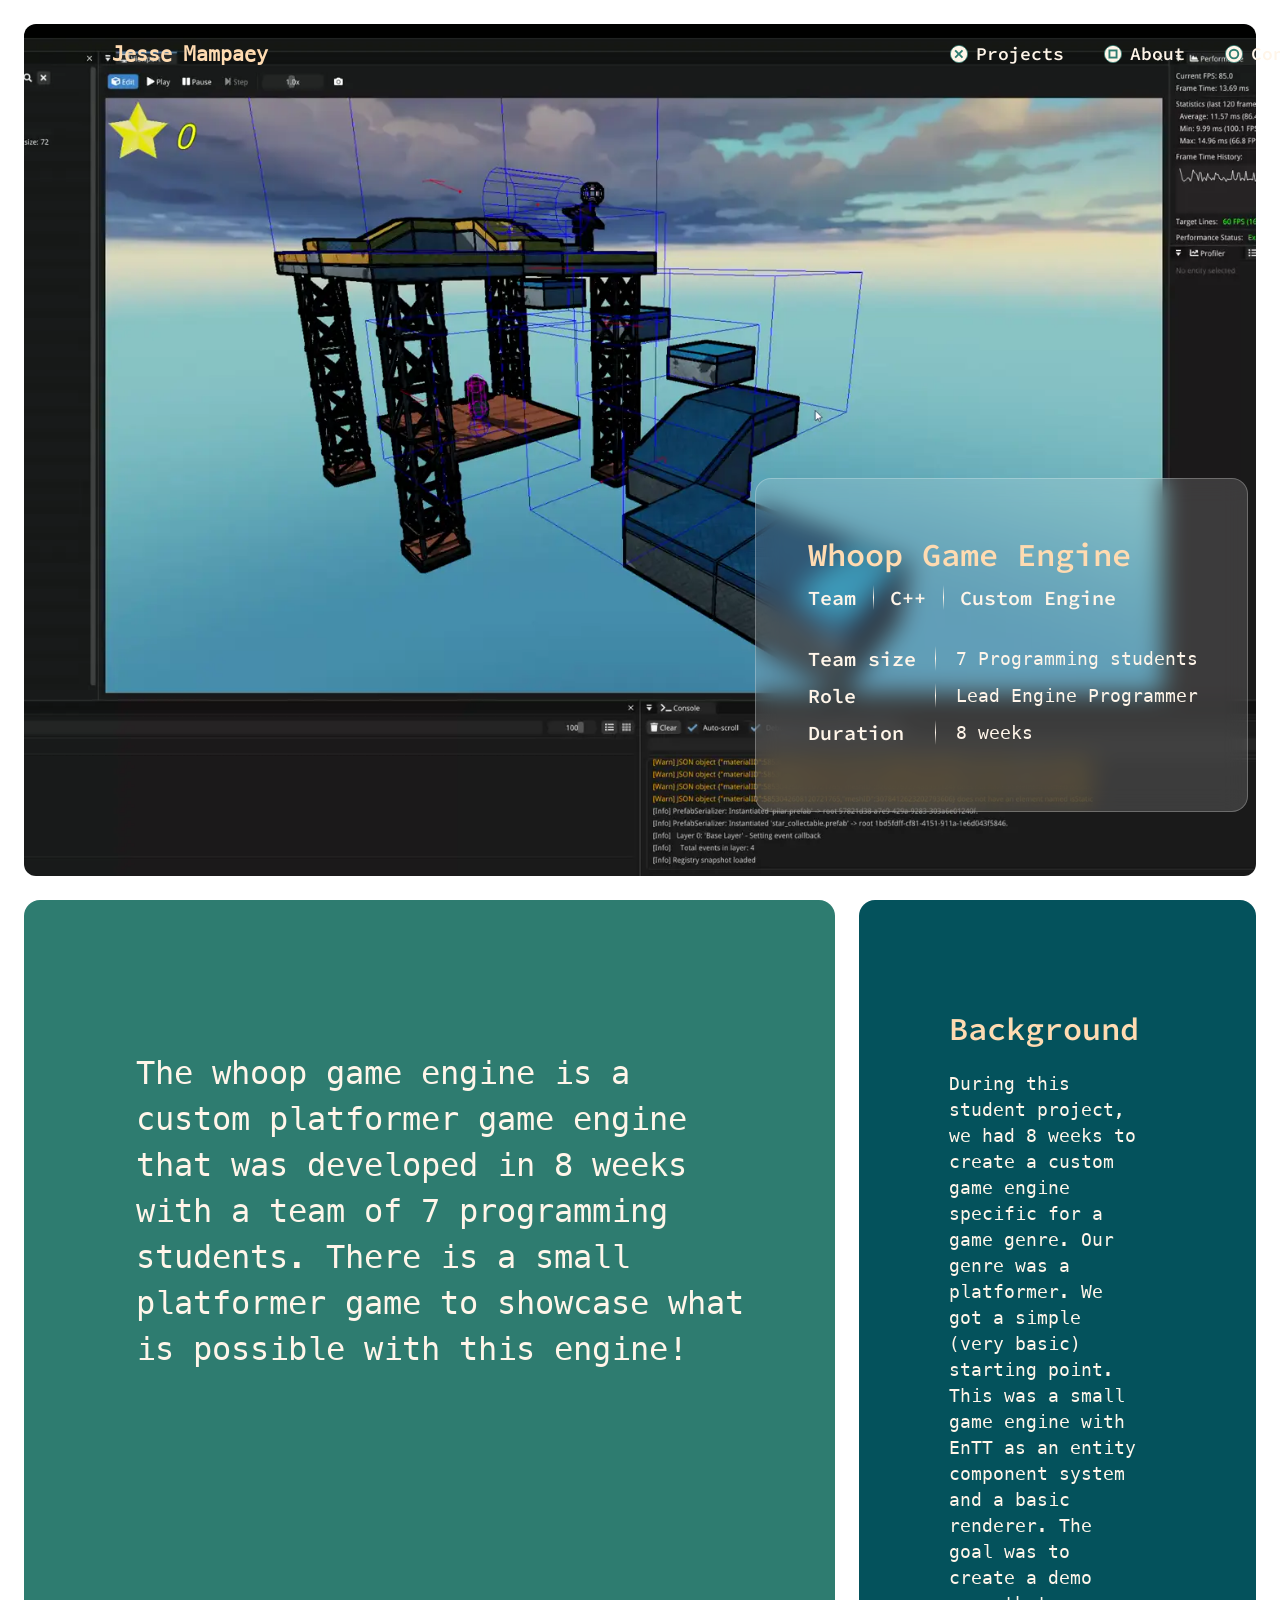
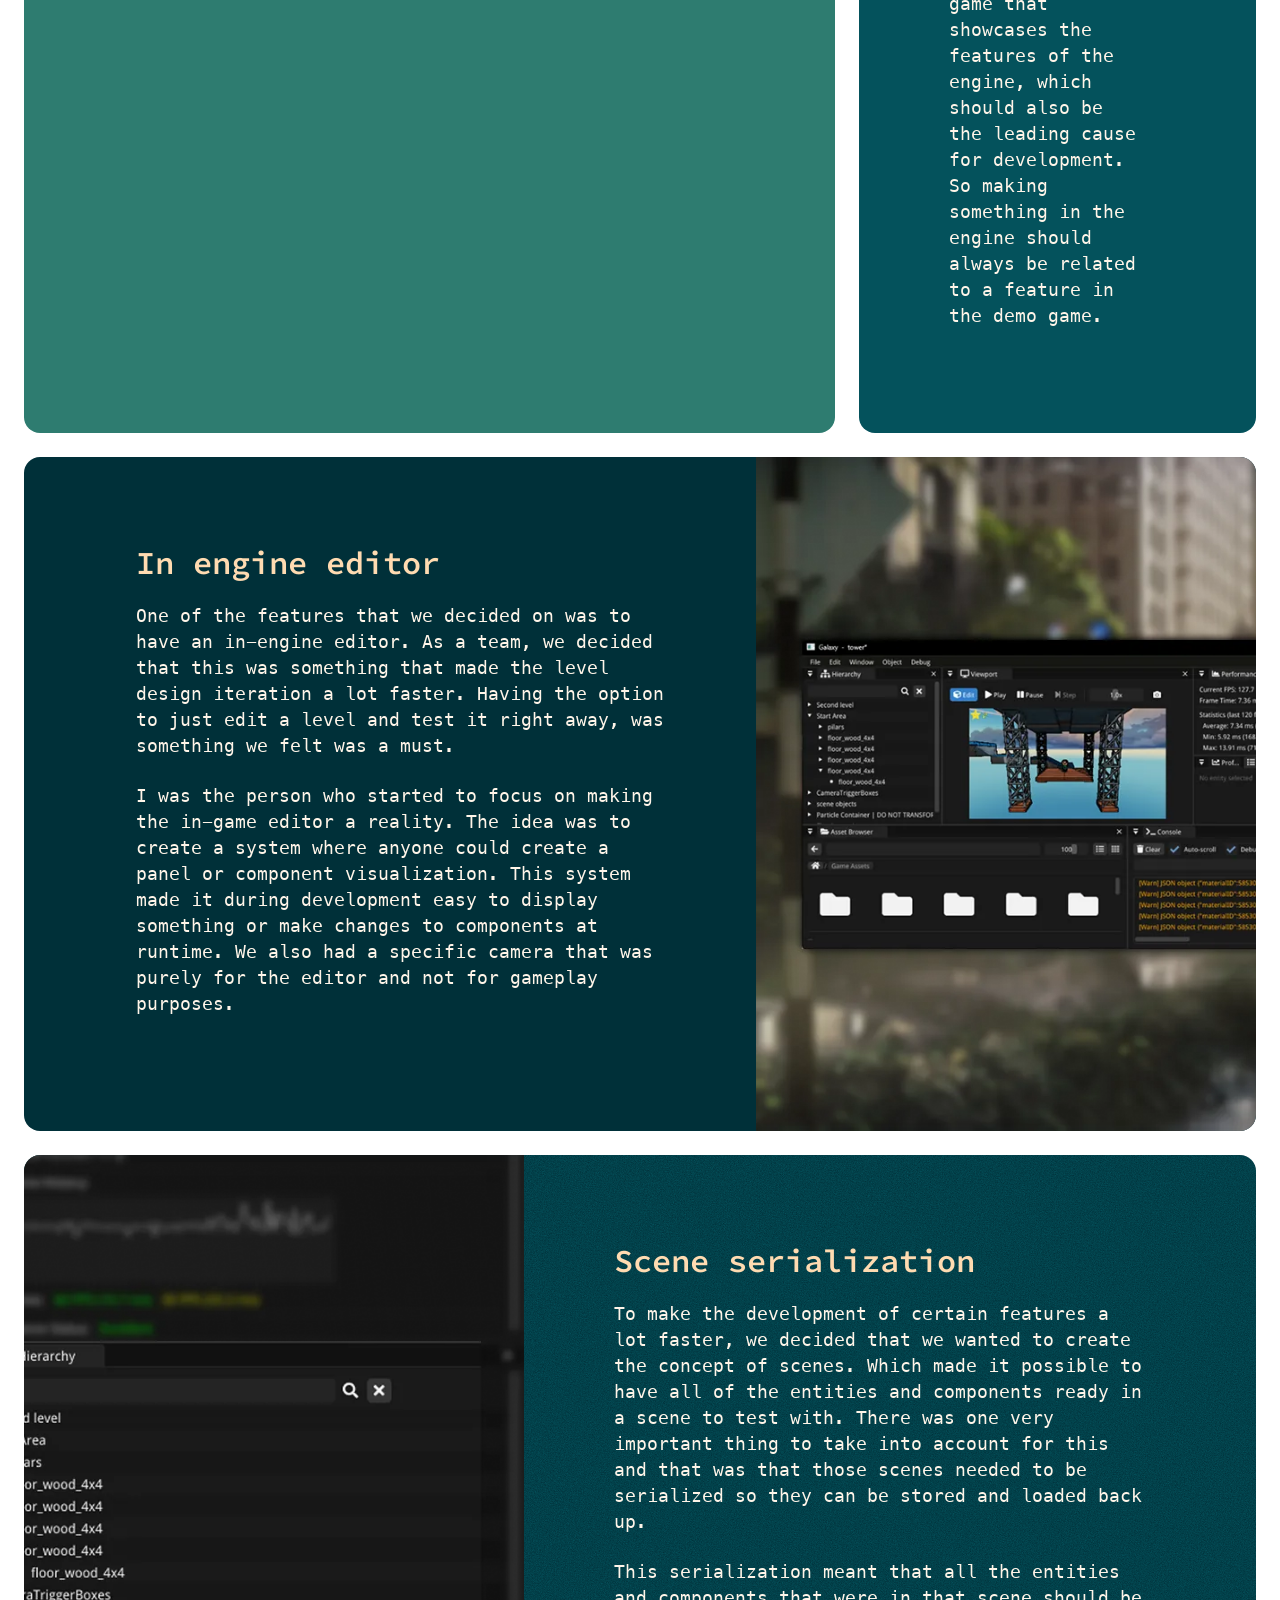
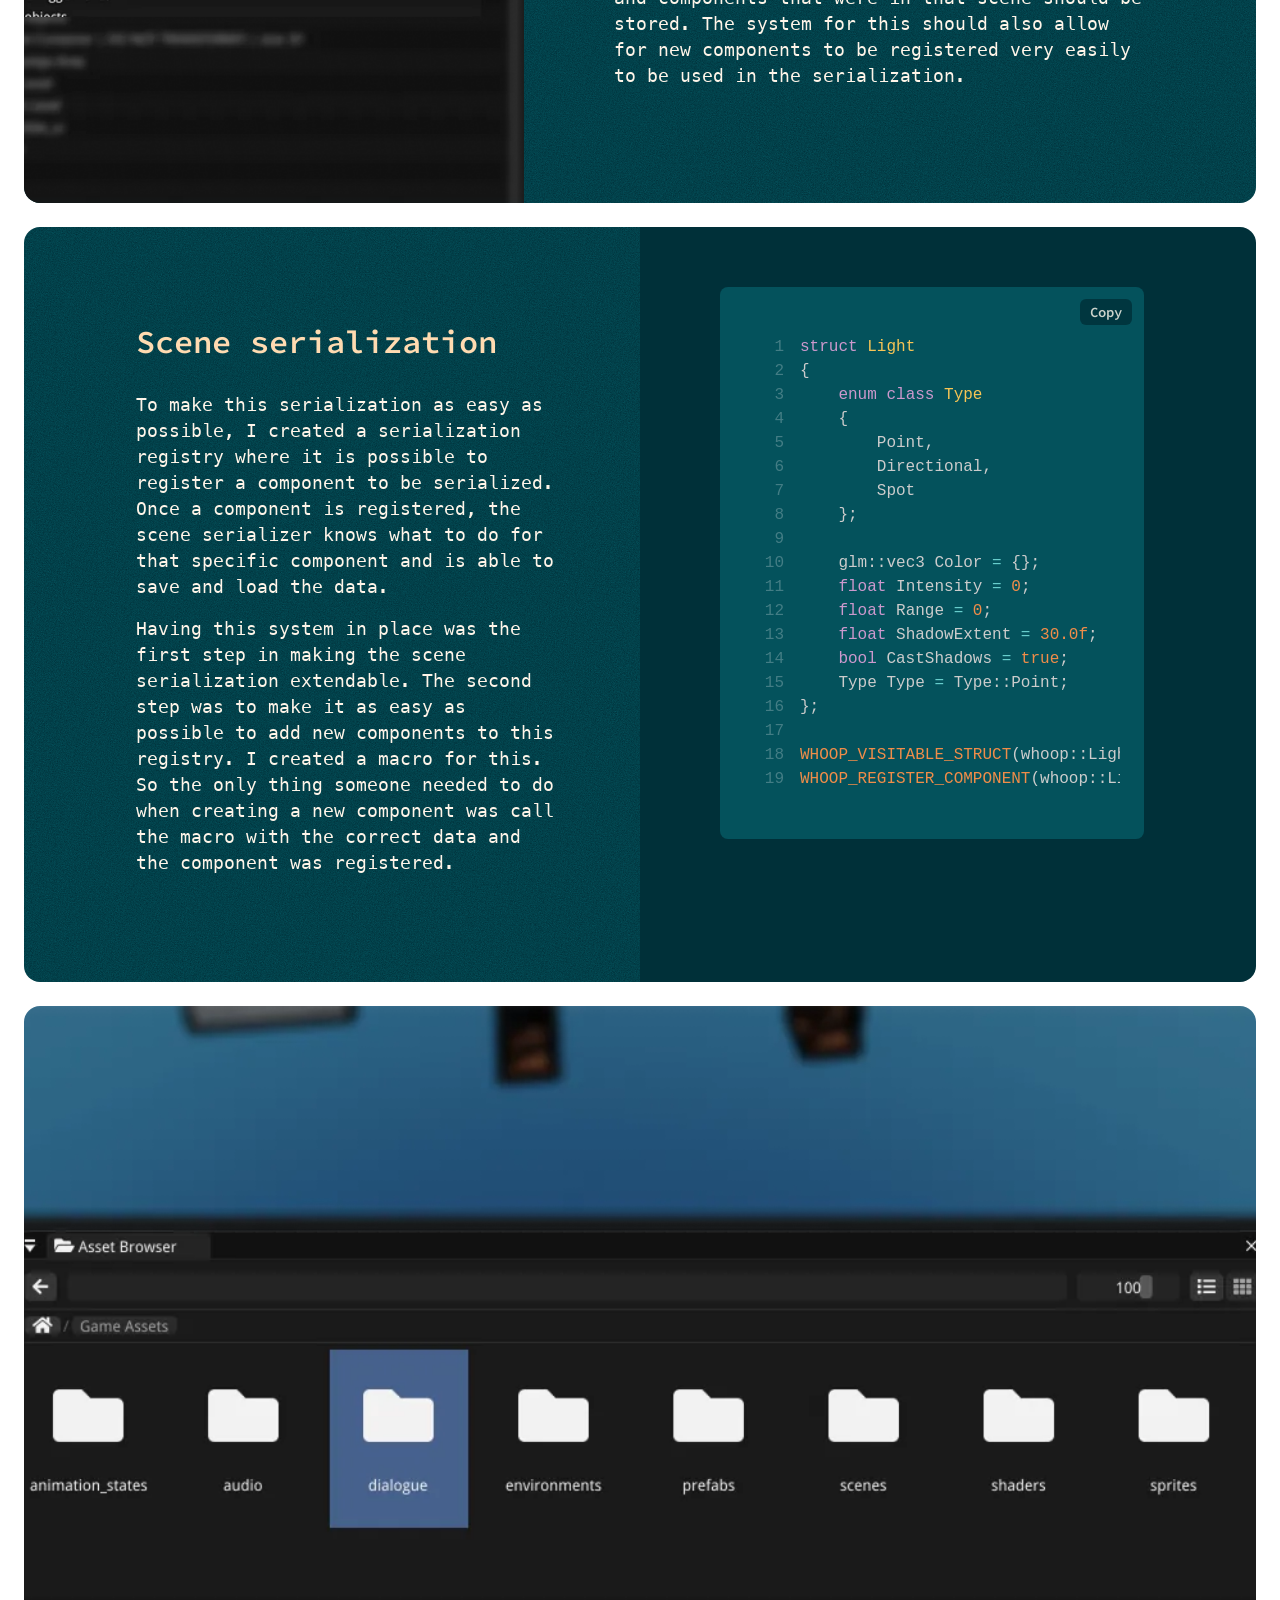
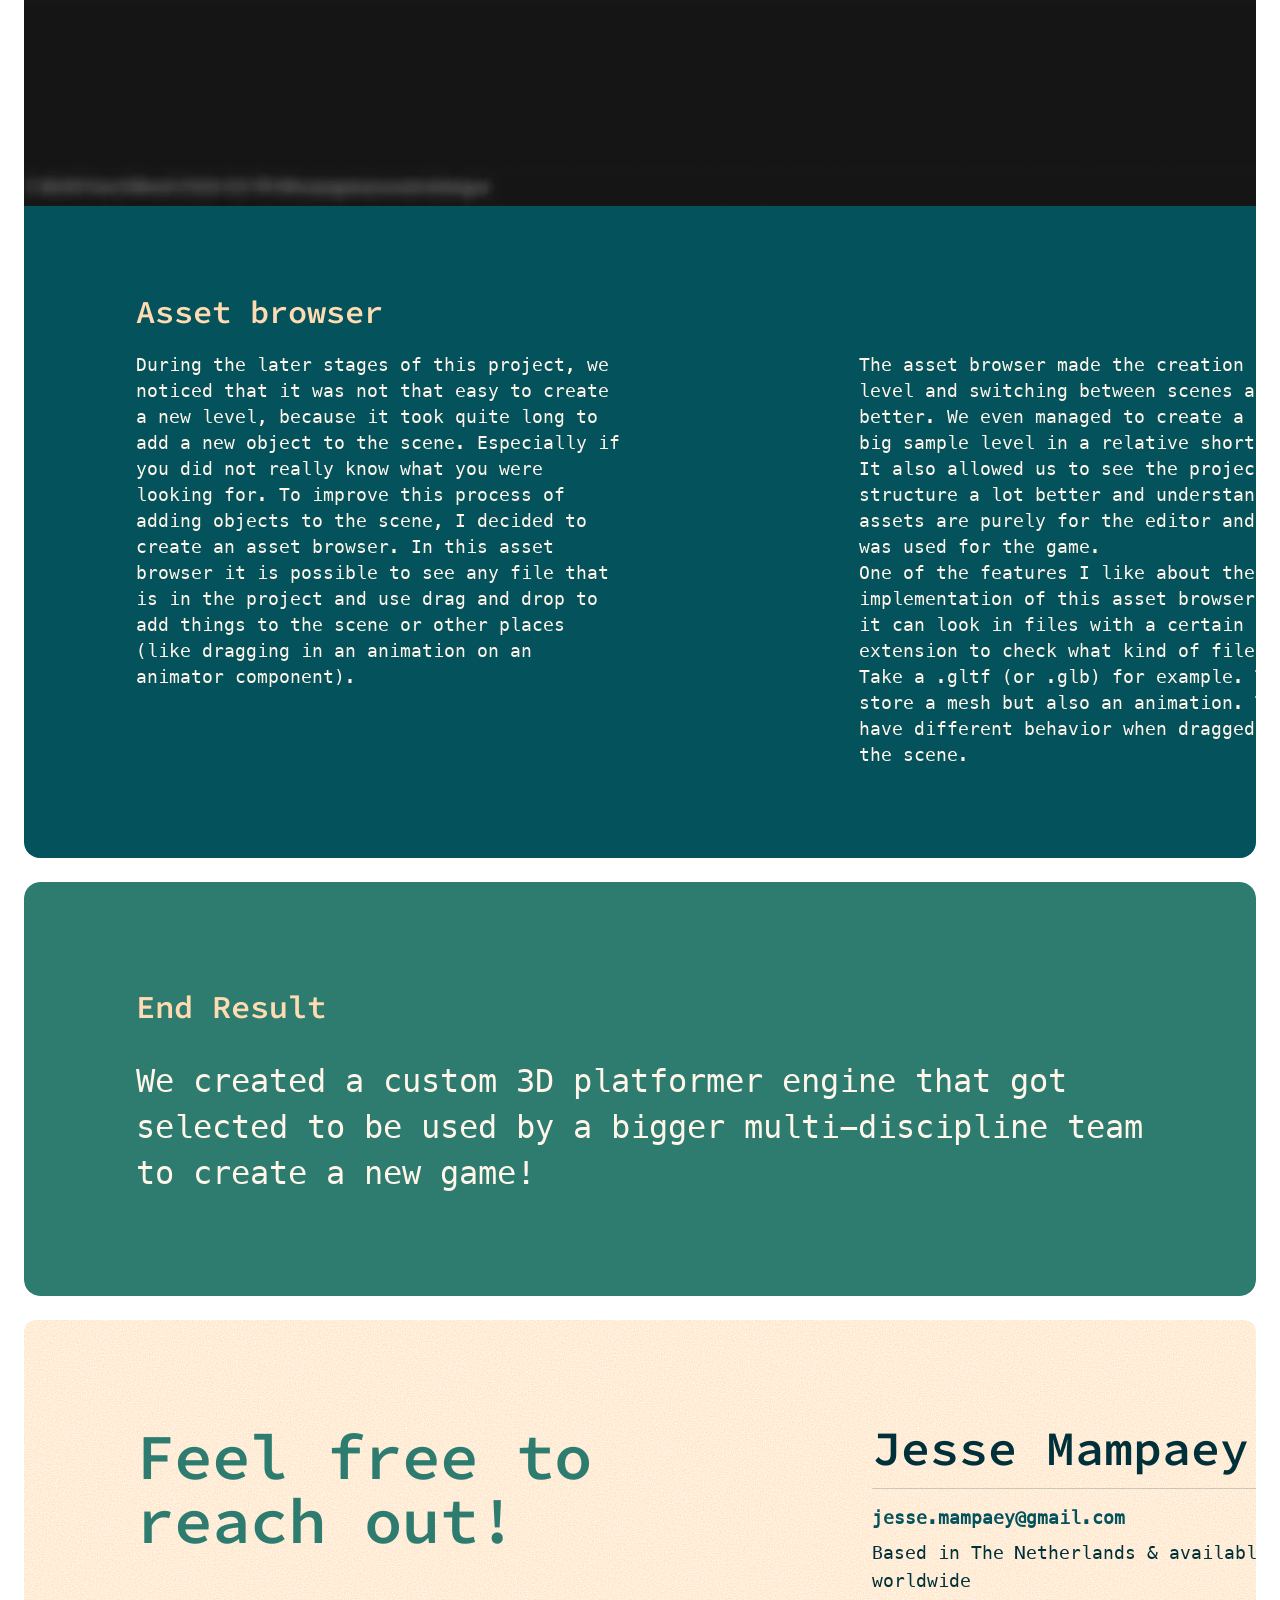
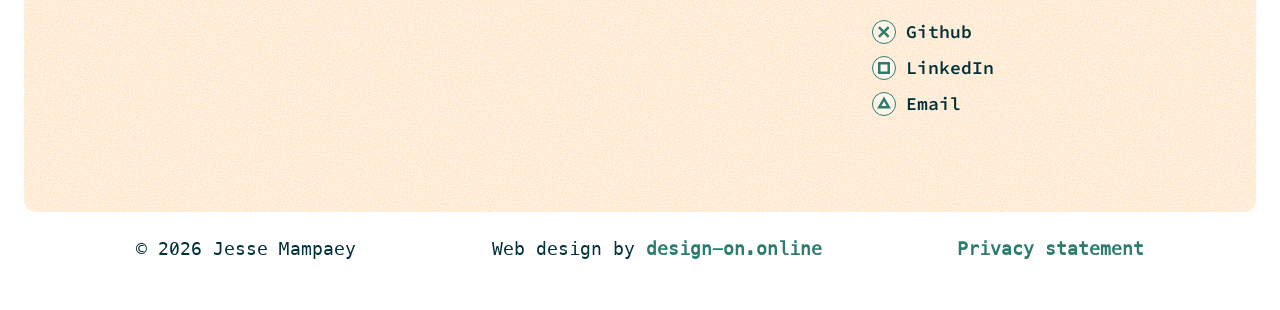
<file: projects/whoop_game_engine.html>
<!DOCTYPE html>
<html lang="en">

<head>
    <meta charset="UTF-8">
    <meta name="viewport" content="width=device-width, initial-scale=1.0">
    <meta name="description" content="Game Programming Portfolio Jesse Mampaey - Project">
    <title>Whoop Game Engine | Jesse Mampaey</title>
    <link rel="icon" type="image/svg+xml" href="../assets/images/icons/favicon.svg">
    <link rel="stylesheet" href="../css/style.css">
    <link rel="stylesheet" href="../assets/vendor/prism/prism-tomorrow.min.css">
</head>

<body>
    <section class="project-hero debug-grid">
        <video class="project-hero-video project-hero-video--whoop" autoplay loop muted playsinline poster="../assets/videos/projects/whoop/whoop_demo-poster.webp">
            <source src="../assets/videos/projects/whoop/whoop_demo-web.mp4" type="video/mp4">
        </video>
        <nav class="main-nav main-nav--transparent">
            <div class="container">
                <a href="../index.html" class="nav-logo col-6">Jesse Mampaey</a>
                <button class="nav-hamburger" aria-label="Toggle navigation" aria-expanded="false">
                    <span class="nav-hamburger-label">
                        <span class="nav-hamburger-label-text nav-hamburger-label-text--menu">Menu</span>
                        <span class="nav-hamburger-label-text nav-hamburger-label-text--close">Close</span>
                    </span>
                </button>
                <ul class="nav-links col-6">
                    <li>
                        <a href="../projects.html">
                            <img src="../assets/images/icons/x-button.svg" alt="" class="nav-icon">
                            Projects
                        </a>
                    </li>
                    <li>
                        <a href="../index.html#about">
                            <img src="../assets/images/icons/square-button.svg" alt="" class="nav-icon">
                            About
                        </a>
                    </li>
                    <li>
                        <a href="#contact">
                            <img src="../assets/images/icons/circle-button.svg" alt="" class="nav-icon">
                            Contact
                        </a>
                    </li>
                </ul>
            </div>
        </nav>

        <div class="project-hero-content">
            <div class="project-hero-card">
                <h2>Whoop Game Engine</h2>
                <div class="project-tags">
                    <div class="project-tag">Team</div>
                    <div class="project-tag">C++</div>
                    <div class="project-tag">Custom Engine</div>
                </div>

                <div class="info-row">
                    <span class="info-label">Team size</span>
                    <span class="info-separator"></span>
                    <span class="info-value">7 Programming students</span>
                </div>
                <div class="info-row">
                    <span class="info-label">Role</span>
                    <span class="info-separator"></span>
                    <span class="info-value">Lead Engine Programmer</span>
                </div>
                <div class="info-row">
                    <span class="info-label">Duration</span>
                    <span class="info-separator"></span>
                    <span class="info-value">8 weeks</span>
                </div>
            </div>
        </div>
    </section>

    <section class="project-info-section debug-grid">
        <div class="project-summary-card">
            <p>
                The whoop game engine is a custom platformer game engine that was developed in 8 weeks with a team of 7 programming students. There is a small platformer game to showcase what is possible with this engine! 
            </p>
        </div>

        <div class="project-detail-card">
            <h3>Background</h3>
            <p>
                During this student project, we had 8 weeks to create a custom game engine specific for a game genre. Our genre was a platformer. We got a simple (very basic) starting point. This was a small game engine with EnTT as an entity component system and a basic renderer. The goal was to create a demo game that showcases the features of the engine, which should also be the leading cause for development. So making something in the engine should always be related to a feature in the demo game.
            </p>
        </div>
    </section>

    <section class="project-features-section debug-grid">

        <div class="project project--darkest">
            <div class="project-content">
                <h2>In engine editor</h2>
                <p>
                    One of the features that we decided on was to have an in-engine editor. As a team, we decided that this was something that made the level design iteration a lot faster. Having the option to just edit a level and test it right away, was something we felt was a must.
                </p>
                <p>
                    I was the person who started to focus on making the in-game editor a reality. The idea was to create a system where anyone could create a panel or component visualization. This system made it during development easy to display something or make changes to components at runtime. We also had a specific camera that was purely for the editor and not for gameplay purposes.
                </p>
            </div>
            <div class="project-image-right project-image-right--crop-left project-image-right--editor-crop">
                <img src="../assets/images/projects/whoop/editor.webp" alt="Editor" width="1500" height="752" loading="lazy" decoding="async">
            </div>
        </div>


        <div class="project">
            <div class="project-image-left project-image-left--crop-right project-image-left--scene-crop">
                <img src="../assets/images/projects/whoop/scene_serialization.webp" alt="Scene serialization" width="1500" height="752" loading="lazy" decoding="async">
            </div>
            <div class="project-content">
                <h2>Scene serialization</h2>
                <p>
                    To make the development of certain features a lot faster, we decided that we wanted to create the concept of scenes. Which made it possible to have all of the entities and components ready in a scene to test with. There was one very important thing to take into account for this and that was that those scenes needed to be serialized so they can be stored and loaded back up.
                </p>
                <p>
                    This serialization meant that all the entities and components that were in that scene should be stored. The system for this should also allow for new components to be registered very easily to be used in the serialization.
                </p>
            </div>
        </div>

    </section>
        <section class="code-section debug-grid">
        <div class="project-detail-card">
            <h3>Scene serialization</h3>
            <p>
                To make this serialization as easy as possible, I created a serialization registry where it is possible to register a component to be serialized. Once a component is registered, the scene serializer knows what to do for that specific component and is able to save and load the data.
            </p>
            <p>
                Having this system in place was the first step in making the scene serialization extendable. The second step was to make it as easy as possible to add new components to this registry. I created a macro for this. So the only thing someone needed to do when creating a new component was call the macro with the correct data and the component was registered.
            </p>
        </div>
        <div class="code-card">
            <div class="code-block">
                <button class="copy-code-button">Copy</button>
                <pre><code class="language-cpp">struct Light
{
    enum class Type
    {
        Point,
        Directional,
        Spot
    };

    glm::vec3 Color = {};
    float Intensity = 0;
    float Range = 0;
    float ShadowExtent = 30.0f;
    bool CastShadows = true;
    Type Type = Type::Point;
};

WHOOP_VISITABLE_STRUCT(whoop::Light, Type, Color, Intensity, Range, CastShadows, ShadowExtent);
WHOOP_REGISTER_COMPONENT(whoop::Light, "Light");</code></pre>
            </div>
        </div>
    </section>


    <section class="feature-showcase debug-grid">
        <div class="asset-browser-media">
            <img src="../assets/images/projects/whoop/asset_browser.webp" alt="Asset browser" class="feature-showcase-image" width="2264" height="624" loading="lazy" decoding="async">
        </div>
        <div class="feature-showcase-card">
            <h2>Asset browser</h2>
            <div class="feature-showcase-columns">
                <div class="feature-showcase-column">
                    <p>
                        During the later stages of this project, we noticed that it was not that easy to create a new level, because it took quite long to add a new object to the scene. Especially if you did not really know what you were looking for. To improve this process of adding objects to the scene, I decided to create an asset browser. In this asset browser it is possible to see any file that is in the project and use drag and drop to add things to the scene or other places (like dragging in an animation on an animator component).
                    </p>
                </div>
                <div class="feature-showcase-column">
                    <p>
                        The asset browser made the creation of a level and switching between scenes a lot better. We even managed to create a pretty big sample level in a relative short time. It also allowed us to see the project structure a lot better and understand what assets are purely for the editor and what was used for the game.
                    </p>
                    <p>
                        One of the features I like about the implementation of this asset browser is that it can look in files with a certain extension to check what kind of file it is. Take a .gltf (or .glb) for example. This can store a mesh but also an animation. They have different behavior when dragged into the scene.
                    </p>
                </div>
            </div>
        </div>
    </section>

    <section class="project-end-result-section debug-grid">
        <div class="project-summary-card">
            <h3>End Result</h3>
            <p>
                We created a custom 3D platformer engine that got selected to be used by a bigger multi-discipline team to create a new game!
            </p>
        </div>
    </section>

    <section class="contact noise-light" id="contact">
        <div class="container">
            <div class="contact-left col-6">
                <h2 class="contact-heading">Feel free to reach out!</h2>
            </div>
            <div class="contact-right col-6">
                <div class="contact-card">
                    <h3 class="contact-name">Jesse Mampaey</h3>
                    <div class="contact-divider"></div>
                    <p class="contact-email">jesse.mampaey@gmail.com</p>
                    <p class="contact-location">Based in The Netherlands & available worldwide</p>
                    <div class="contact-links">
                        <a href="https://github.com/jMampaey" class="contact-link">
                            <img src="../assets/images/icons/x-button.svg" alt="" class="contact-icon">
                            Github
                        </a>
                        <a href="https://www.linkedin.com/in/jessemampaey/" class="contact-link">
                            <img src="../assets/images/icons/square-button.svg" alt="" class="contact-icon">
                            LinkedIn
                        </a>
                        <a href="mailto:jesse.mampaey@gmail.com" class="contact-link">
                            <img src="../assets/images/icons/triangle-button.svg" alt="" class="contact-icon">
                            Email
                        </a>
                    </div>
                </div>
            </div>
        </div>
    </section>

    <footer class="footer">
        <div class="container">
            <span class="footer-copyright">© 2026 Jesse Mampaey</span>
            <span class="footer-credit">Web design by <a href="https://design-on.online" class="footer-link">design-on.online</a></span>
            <a href="../privacy.html" class="footer-link">Privacy statement</a>
        </div>
    </footer>

    <script src="../assets/vendor/prism/prism-core.min.js"></script>
    <script src="../assets/vendor/prism/prism-clike.min.js"></script>
    <script src="../assets/vendor/prism/prism-c.min.js"></script>
    <script src="../assets/vendor/prism/prism-cpp.min.js"></script>
    <script src="../js/main.js"></script>
</body>

</html>
</file>
<file: css/style.css>
/* Local fonts */
@font-face {
    font-family: 'Menlo';
    src: url('../assets/fonts/Menlo-Regular.ttf') format('truetype');
    font-weight: 400;
    font-style: normal;
    font-display: swap;
}

@font-face {
    font-family: 'Source Code Pro';
    src: url('../assets/fonts/SourceCodePro-Regular.ttf') format('truetype');
    font-weight: 400;
    font-style: normal;
    font-display: swap;
}

@font-face {
    font-family: 'Source Code Pro';
    src: url('../assets/fonts/SourceCodePro-Medium.ttf') format('truetype');
    font-weight: 500;
    font-style: normal;
    font-display: swap;
}

@font-face {
    font-family: 'Source Code Pro';
    src: url('../assets/fonts/SourceCodePro-SemiBold.ttf') format('truetype');
    font-weight: 600;
    font-style: normal;
    font-display: swap;
}

@font-face {
    font-family: 'Source Code Pro';
    src: url('../assets/fonts/SourceCodePro-Bold.ttf') format('truetype');
    font-weight: 700;
    font-style: normal;
    font-display: swap;
}

/* CSS Reset */
* {
    margin: 0;
    padding: 0;
    box-sizing: border-box;
}

html {
    font-size: 62.5%;
    scroll-behavior: smooth;
}

img {
    max-width: 100%;
    height: auto;
}

/* Prevent the mobile text-selection highlight / tap callout on anything clickable */
a,
button {
    -webkit-tap-highlight-color: transparent;
    -webkit-touch-callout: none;
    -webkit-user-select: none;
    user-select: none;
}

/* Color Variables */
:root {
    --darkest-green: #003039;
    --dark-green: #04525C;
    --green: #2E7C70;
    --cta-orange: #F3773B;
    --light-orange: #FFDBB1;
    --lightest-orange: #FFF5E9;
    --white: #FFFFFF;

    /* Font Variables */
    --font-primary: 'Menlo', 'Monaco', 'Courier New', monospace;
    --font-secondary: 'Source Code Pro', 'Menlo', monospace;
}

/* Base Styles */
body {
    font-family: var(--font-primary);
    font-size: 1.6rem;
    line-height: 1.6;
    margin: 0;
    padding: 24px;
    box-sizing: border-box;
    background-color: #ffffff;
}

body.nav-scroll-lock {
    overflow: hidden;
}

body::before {
    content: '';
    position: fixed;
    inset: 0;
    background-color: #ffffff;
    z-index: 40;
    opacity: 0;
    pointer-events: none;
    transition: opacity 0.35s ease;
}

body.nav-scroll-lock::before {
    opacity: 1;
}

/* Typography */
h1 {
    font-family: var(--font-secondary);
    font-size: 6.4rem;
    font-weight: 600;
    letter-spacing: 0;
    margin: 0;
    line-height: 1;
}

h2 {
    font-family: var(--font-secondary);
    font-size: 3.2rem;
    font-weight: 600;
    letter-spacing: 0;
    margin: 0;
    line-height: 1;
}

p {
    font-family: var(--font-primary);
    font-size: 1.6rem;
    line-height: 1.6;
    margin: 0;
}

/* homepage Wrapper */
.homepage-wrapper {
    background-color: var(--lightest-orange);
    border-radius: 12px;
    overflow: hidden;
    height: calc(100vh - 48px);
    position: relative;
    margin-top: 0;
    padding-top: 88px;
}

/* Noise with light orange color */
.noise-light::before {
    content: '';
    position: absolute;
    top: 0;
    left: 0;
    right: 0;
    bottom: 0;
    background-image: url('../assets/images/backgrounds/noise-light.png');
    background-repeat: repeat;
    opacity: 1;
    pointer-events: none;
    z-index: 1;
    border-radius: inherit;
}

.noise-light>* {
    position: relative;
    z-index: 2;
}

/* Add grain texture overlay to entire wrapper */
.noise::before {
    content: '';
    position: absolute;
    top: 0;
    left: 0;
    right: 0;
    bottom: 0;
    background-image: url('../assets/images/backgrounds/noise.png');
    background-repeat: repeat;
    opacity: 1;
    pointer-events: none;
    z-index: 1;
    border-radius: inherit;
}

.noise>* {
    position: relative;
    z-index: 2;
}

/* ===== 12 COLUMN FLEXBOX SYSTEM ===== */
.container {
    max-width: 1440px;
    margin: 0 auto;
    padding: 0 112px;
    display: flex;
    gap: 24px;
    /* justify-content: center; */
}

.half-container {
    display: flex;
    flex-direction: column;
    gap: 24px;
    width: 50%;
}

.half-container-left{
    width: 540px;
    margin-left: auto;
    padding-right: 100px;
}

.half-container-right{
    width: 540px;
    margin-right: auto;
    padding-left: 100px;
}

/* Column widths using flexbox */
.col-1 {
    flex: 0 0 79.33px;
}

.col-2 {
    flex: 0 0 calc((79.33px * 2) + 24px);
}

.col-3 {
    flex: 0 0 calc((79.33px * 3) + (24px * 2));
}

.col-4 {
    flex: 0 0 calc((79.33px * 4) + (24px * 3));
}

.col-5 {
    flex: 0 0 calc((79.33px * 5) + (24px * 4));
}

.col-6 {
    flex: 0 0 calc((79.33px * 6) + (24px * 5));
}

.col-7 {
    flex: 0 0 calc((79.33px * 7) + (24px * 6));
}

.col-8 {
    flex: 0 0 calc((79.33px * 8) + (24px * 7));
}

.col-9 {
    flex: 0 0 calc((79.33px * 9) + (24px * 8));
}

.col-10 {
    flex: 0 0 calc((79.33px * 10) + (24px * 9));
}

.col-11 {
    flex: 0 0 calc((79.33px * 11) + (24px * 10));
}

.col-12 {
    flex: 0 0 calc((79.33px * 12) + (24px * 11));
}

/* Debug: Show grid columns (uncomment to visualize) */

/* .container {
    position: relative;
}

.container::after {
    content: '';
    position: absolute;
    top: 0;
    left: 112px;
    width: calc(12 * 79.33px + 11 * 24px);
    max-width: calc(100% - 224px);
    height: 100%;
    pointer-events: none;
    z-index: 9999;
    background-image:
        repeating-linear-gradient(
            to right,
            rgba(255, 0, 0, 0.15) 0,
            rgba(255, 0, 0, 0.15) 79.33px,
            transparent 79.33px,
            transparent calc(79.33px + 24px)
        );
} */

/* Debug grid for project-page building blocks, matching .container's column positions exactly */

.debug-grid {
    position: relative;
}

body.show-grid .debug-grid::after {
    content: '';
    position: absolute;
    top: 0;
    left: max(112px, calc(50% - 608px));
    width: calc(12 * 79.33px + 11 * 24px);
    max-width: calc(100% - 224px);
    height: 100%;
    pointer-events: none;
    z-index: 9999;
    background-image:
        repeating-linear-gradient(
            to right,
            rgba(255, 0, 0, 0.15) 0,
            rgba(255, 0, 0, 0.15) 79.33px,
            transparent 79.33px,
            transparent calc(79.33px + 24px)
        );
}


/* ===== DEBUG MODE ===== */
/* Uncomment the section below to enable debug colors */
/*
.main-nav {
    background-color: rgba(255, 0, 0, 0.2) !important;
}

.nav-logo {
    background-color: rgba(0, 0, 255, 0.2) !important;
}

.nav-links {
    background-color: rgba(255, 255, 0, 0.2) !important;
}

.hero {
    background-color: rgba(255, 0, 255, 0.2) !important;
}

.hero-content {
    background-color: rgba(255, 128, 0, 0.2) !important;
}

.hero-image {
    background-color: rgba(128, 0, 255, 0.2) !important;
}
*/
/* ===== END DEBUG MODE ===== */

/* Navigation Bar */
.main-nav {
    position: fixed;
    top: 24px;
    left: 0;
    right: 0;
    z-index: 100;
    padding: 20px 0;
    background: none;
    transition: transform 0.3s ease, background-color 0.3s ease, backdrop-filter 0.3s ease;
}

.main-nav.nav-hidden {
    transform: translateY(-150%);
}

.main-nav::before {
    content: '';
    position: absolute;
    top: 0;
    bottom: 0;
    left: calc(max(112px, calc(50vw - 608px)) - 56px);
    right: calc(max(112px, calc(50vw - 608px)) - 56px);
    background-color: var(--lightest-orange);
    background-image: url('../assets/images/backgrounds/noise-light.png');
    background-repeat: repeat;
    border: 2px solid var(--light-orange);
    border-radius: 16px;
    z-index: -1;
    opacity: 0;
    transition: opacity 0.3s ease;
}

.main-nav.nav-scrolled::before {
    opacity: 1;
}

.main-nav--on-dark {
    left: 24px;
    right: 24px;
    background: none;
}

.main-nav.main-nav--on-dark::before {
    left: calc(max(112px, calc(50vw - 608px)) - 80px);
    right: calc(max(112px, calc(50vw - 608px)) - 80px);
    background-color: var(--dark-green);
    background-image: url('../assets/images/backgrounds/noise.png');
    border: 2px solid var(--darkest-green);
}

.nav-logo {
    font-family: var(--font-primary);
    font-size: 2rem;
    color: var(--darkest-green);
    font-weight: 700;
    letter-spacing: 0;
    line-height: 1;
    text-decoration: none;
}

.nav-links {
    display: flex;
    list-style: none;
    gap: 40px;
    align-items: center;
    justify-content: flex-end;
}

.nav-links a {
    font-family: var(--font-secondary);
    font-size: 1.8rem;
    font-weight: 600;
    letter-spacing: 0;
    line-height: 1;
    color: var(--darkest-green);
    text-decoration: none;
    display: flex;
    align-items: center;
    gap: 8px;
}

.nav-links li:nth-child(1) a:hover .nav-icon { content: url('../assets/images/icons/x-button-hover.svg'); }
.nav-links li:nth-child(2) a:hover .nav-icon { content: url('../assets/images/icons/square-button-hover.svg'); }
.nav-links li:nth-child(3) a:hover .nav-icon { content: url('../assets/images/icons/triangle-button-hover.svg'); }
.nav-links li:nth-child(4) a:hover .nav-icon { content: url('../assets/images/icons/circle-button-hover.svg'); }

.nav-icon {
    width: 18px;
    height: 18px;
    display: inline-flex;
    align-items: center;
    justify-content: center;
    transition: transform 0.3s ease;
}

.nav-links a:hover .nav-icon {
    transform: translateY(-3px);
    filter: drop-shadow(0 3px 0 var(--light-orange));
}

/* Responsive Navigation */
@media (max-width: 768px) {
    .nav-links {
        gap: 20px;
        flex-wrap: wrap;
        justify-content: center;
    }
}

/* Hero Section */
.hero {
    padding: 0;
    min-height: calc(100vh - 136px);
    display: flex;
    align-items: stretch;
}

.hero .container {
    min-height: calc(100vh - 136px);
    align-items: flex-end;
}

.hero-content {
    display: flex;
    flex-direction: column;
    gap: 16px;
    align-self: flex-start;
    padding-top: 80px;
}

.hero h3 {
    font-family: var(--font-primary);
    font-size: 3.2rem;
    color: var(--green);
    margin: 0;
    font-weight: 400;
    letter-spacing: 0;
    line-height: 1;
}

.hero h2 {
    font-family: var(--font-secondary);
    font-size: 4.8rem;
    font-weight: 600;
    line-height: 1;
    color: var(--darkest-green);
    margin: 0;
}

.hero-image {
    position: relative;
    align-self: flex-end;
}

.hero-image img {
    width: 100%;
    height: auto;
    object-fit: cover;
    display: block;
}

@media (max-width: 768px) {
    .hero {
        padding: 0;
    }
}


/* Recent work section */

.recent-work-wrapper {
    background-color: var(--dark-green);
    border-radius: 12px;
    overflow: hidden;
    margin: 24px auto 0;
    position: relative;
    display: flex;
}

.recent-work-wrapper--flush {
    margin-top: 0;
}

.main-nav--on-dark .nav-logo {
    color: var(--light-orange);
}

.main-nav--on-dark .nav-links a {
    color: var(--lightest-orange);
}

.main-nav--transparent {
    background: none;
}

.main-nav--transparent .nav-logo {
    color: var(--light-orange);
}

.main-nav--transparent .nav-links a {
    color: var(--lightest-orange);
}

.main-nav.main-nav--transparent::before {
    background-color: var(--dark-green);
    background-image: url('../assets/images/backgrounds/noise.png');
    border: 2px solid var(--darkest-green);
}

/* Project hero block */

.project-hero {
    position: relative;
    margin-top: 0;
    height: calc(100vh - 48px);
    background-size: cover;
    background-position: center;
    background-repeat: no-repeat;
    border-radius: 12px;
    overflow: hidden;
}

.project-hero-video {
    position: absolute;
    inset: 0;
    width: 100%;
    height: 100%;
    object-fit: cover;
    z-index: 0;
}

.project-hero-content {
    position: absolute;
    top: 0;
    left: 0;
    right: 0;
    bottom: 0;
    max-width: calc(1440px - 224px);
    margin: 0 auto;
    z-index: 1;
}

.project-hero-card {
    position: absolute;
    left: calc(50% + 12px + 79.33px + 24px);
    right: 0;
    bottom: 64px;
    background-color: rgba(255, 255, 255, 0.15);
    backdrop-filter: blur(12px);
    -webkit-backdrop-filter: blur(12px);
    border: 1px solid rgba(255, 255, 255, 0.25);
    border-radius: 16px;
    padding: 60px 52px;
}

.project-hero-card h2 {
    font-family: var(--font-secondary);
    font-size: 3.2rem;
    font-weight: 600;
    color: var(--light-orange);
    margin: 0 0 8px;
}

.project-hero-card .project-tags {
    margin-bottom: 24px;
}

.project-hero-card .project-tag {
    font-size: 2rem;
    color: var(--lightest-orange);
}

.info-row {
    display: flex;
    gap: 0;
    align-items: center;
    color: var(--lightest-orange);
}

.info-row .info-label {
    font-family: var(--font-secondary);
    font-size: 2rem;
    font-weight: 600;
    line-height: 1;
    color: var(--lightest-orange);
    flex: 0 0 116px;
    white-space: nowrap;
}

.info-separator {
    display: block;
    width: 2px;
    height: 37px;
    background-image: url('../assets/images/icons/tag-line.svg');
    background-size: contain;
    background-repeat: no-repeat;
    background-position: center;
    margin: 0 10px;
    flex-shrink: 0;
}

.info-row .info-value {
    white-space: nowrap;
    padding-left: 10px;
}

.info-row .info-value {
    font-family: var(--font-primary);
    font-size: 1.8rem;
    font-weight: 400;
    line-height: 1;
    color: var(--lightest-orange);
}

/* Project summary/background two-column block */

.project-info-section {
    display: flex;
    gap: 24px;
    margin: 24px 0 0;
}

.project-summary-card,
.project-detail-card {
    border-radius: 16px;
}

.project-summary-card {
    flex: 0 0 calc((79.33px * 7) + (24px * 6) + max(112px, calc(50% - 608px)));
}

.project-detail-card {
    flex: 1;
}

.project-summary-card {
    background-color: var(--green);
    padding: 150px 80px 150px max(112px, calc(50% - 608px));
}

.project-summary-card p {
    font-family: var(--font-primary);
    font-size: 3.2rem;
    font-weight: 400;
    line-height: 4.6rem;
    color: var(--lightest-orange);
    margin: 0;
}

.project-end-result-section {
    margin: 24px 0 0;
    border-radius: 16px;
    overflow: hidden;
}

.project-end-result-section .project-summary-card {
    flex: 1;
    padding: 100px max(112px, calc(50% - 608px));
}

.project-end-result-section .project-summary-card h3 {
    font-family: var(--font-secondary);
    font-size: 3.2rem;
    font-weight: 600;
    color: var(--light-orange);
    margin: 0 0 24px;
}

.project-end-result-section .project-summary-card p {
    font-family: var(--font-primary);
    font-size: 3.2rem;
    font-weight: 400;
    color: var(--lightest-orange);
    line-height: 4.6rem;
    margin: 0;
}

.project-detail-card {
    background-color: var(--dark-green);
    padding: 104px max(112px, calc(50% - 608px)) 104px 90px;
}

.project-detail-card h3 {
    font-family: var(--font-secondary);
    font-size: 3.2rem;
    font-weight: 600;
    color: var(--light-orange);
    margin: 0 0 16px;
}

.project-detail-card p {
    font-family: var(--font-primary);
    font-size: 1.8rem;
    font-weight: 400;
    color: var(--lightest-orange);
    line-height: 2.6rem;
    margin: 0;
}

.project-features-section {
    margin: 24px 0 0;
}

.project-features-section .project {
    border-radius: 16px;
    overflow: hidden;
    gap: 0;
    margin-bottom: 24px;
    position: relative;
}

.project-features-section .project:last-child {
    margin-bottom: 0;
}

.project-features-section > .code-section {
    margin-top: 24px;
    margin-bottom: 24px;
}

.project-features-section .project-content {
    flex: 0 0 calc(max(112px, calc(50% - 608px)) + 6 * 79.33px + 6 * 24px);
    padding-top: 90px;
    padding-bottom: 90px;
}

/* IMAGE RIGHT variant: content is first child, image on the right */
.project-features-section .project-content:first-child {
    padding-left: max(112px, calc(50% - 608px));
    padding-right: 90px;
}

/* IMAGE LEFT variant: content is last child, image on the left */
.project-features-section .project-content:last-child {
    padding-left: 90px;
    padding-right: max(112px, calc(50% - 608px));
    margin-left: auto;
}

.project-features-section .project-content h2 {
    font-family: var(--font-secondary);
    font-size: 3.2rem;
    font-weight: 600;
    color: var(--light-orange);
    margin: 0 0 24px;
}

.project-features-section .project-content p {
    font-family: var(--font-primary);
    font-size: 1.8rem;
    font-weight: 400;
    color: var(--lightest-orange);
    line-height: 2.6rem;
    margin: 0 0 24px;
}

.project-features-section .project-image-right {
    position: absolute;
    top: 0;
    right: 0;
    bottom: 0;
    width: calc(100% - (max(112px, calc(50% - 608px)) + 6 * 79.33px + 6 * 24px));
    border: none;
}

.project-features-section .project-image-left {
    position: absolute;
    top: 0;
    left: 0;
    bottom: 0;
    width: calc(100% - (max(112px, calc(50% - 608px)) + 6 * 79.33px + 6 * 24px));
    border: none;
}

/* Feature showcase block: image + two-column detail card */

.feature-showcase {
    margin: 24px 0 0;
    border-radius: 16px;
    overflow: hidden;
}

.feature-showcase-image {
    width: 100%;
    height: 800px;
    display: block;
    object-fit: cover;
}

.feature-showcase-media {
    position: relative;
    height: 800px;
    overflow: hidden;
}

.feature-showcase-media .feature-showcase-image {
    position: absolute;
    left: 50%;
    bottom: -180px;
    transform: translateX(-50%);
    width: 100%;
    max-width: 2560px;
    height: calc(2560px * 800 / 1496);
}

.feature-showcase-card {
    background-color: var(--dark-green);
    padding: 90px max(112px, calc(50% - 608px));
}

.feature-showcase-card h2 {
    font-family: var(--font-secondary);
    font-size: 3.2rem;
    font-weight: 600;
    color: var(--light-orange);
    margin: 0 0 24px;
}

.feature-showcase-columns {
    display: flex;
    gap: calc(2 * 79.33px + 3 * 24px);
}

.feature-showcase-column {
    flex: 0 0 calc(5 * 79.33px + 4 * 24px);
}

.feature-showcase-column h3 {
    font-family: var(--font-secondary);
    font-size: 2rem;
    font-weight: 700;
    color: var(--light-orange);
    margin: 24px 0 8px;
}

.feature-showcase-column h3:first-child {
    margin-top: 0;
}

.feature-showcase-column p {
    font-family: var(--font-primary);
    font-size: 1.8rem;
    font-weight: 400;
    color: var(--lightest-orange);
    line-height: 2.6rem;
    margin: 0;
}

.project-features-section .project {
    transition: none;
    border: none;
}

.project-features-section .project:hover {
    border: none;
    box-shadow: none;
    transform: none;
}

/* Code snippet block: text + syntax-highlighted code */

.code-section {
    display: flex;
    gap: 0;
    margin: 24px 0 0;
    border-radius: 16px;
    overflow: hidden;
}

.code-section .project-detail-card {
    flex: 1;
    background-color: var(--dark-green);
    background-image: url('../assets/images/backgrounds/noise.png');
    background-repeat: repeat;
    border-radius: 0;
    padding: 90px 80px 90px max(112px, calc(50vw - 608px));
}

.code-section .project-detail-card h3 {
    font-family: var(--font-secondary);
    font-size: 3.2rem;
    font-weight: 600;
    color: var(--light-orange);
    margin: 0 0 24px;
}

.code-section .project-detail-card p {
    font-family: var(--font-primary);
    font-size: 1.8rem;
    font-weight: 400;
    color: var(--lightest-orange);
    line-height: 2.6rem;
    margin: 0 0 16px;
}

.code-card {
    position: relative;
    flex: 1;
    background-color: var(--darkest-green);
    border-radius: 0;
    padding: 60px max(112px, calc(50vw - 608px)) 60px 80px;
    overflow: auto;
}

.code-section.code-section--reverse .project-detail-card {
    order: 2;
    padding: 90px max(112px, calc(50vw - 608px)) 90px 80px;
}

.code-section.code-section--reverse .code-card {
    order: 1;
    padding: 60px 80px 60px max(112px, calc(50vw - 608px));
}

.code-block {
    position: relative;
    background-color: var(--dark-green);
    border-radius: 8px;
    padding: 24px;
    overflow: auto;
}

.code-video {
    position: relative;
    flex: 1;
    overflow: hidden;
}

/* Variant: text column stays fixed-width (matching the split used in
   project-features-section) and the video fills the remaining space. */
.code-section--media .project-detail-card {
    flex: 0 0 calc(max(112px, calc(50% - 608px)) + 6 * 79.33px + 6 * 24px);
}

.code-video video {
    width: auto;
    max-width: none;
    height: 100%;
    object-fit: cover;
    object-position: -128px center;
    display: block;
}

.copy-code-button {
    position: absolute;
    top: 12px;
    right: 12px;
    font-family: var(--font-secondary);
    font-size: 1.4rem;
    font-weight: 600;
    color: var(--lightest-orange);
    background-color: var(--darkest-green);
    border: none;
    border-radius: 6px;
    padding: 4px 10px;
    cursor: pointer;
    opacity: 0.8;
}

.copy-code-button:hover {
    opacity: 1;
    background-color: var(--green);
}

.code-block pre {
    margin: 0;
    background: none !important;
    counter-reset: line-counter;
}

.code-line {
    display: block;
    counter-increment: line-counter;
}

.code-line::before {
    content: counter(line-counter);
    display: inline-block;
    width: 2.4rem;
    margin-right: 1.6rem;
    text-align: right;
    color: rgba(255, 255, 255, 0.25);
    user-select: none;
}

.code-card code {
    font-size: 1.4rem;
}

.recent-work-wrapper .container {
    flex-direction: column;
    padding-bottom: 80px;
}

.recent-work-wrapper .project:last-of-type {
    margin-bottom: 0;
}

.recent-work-wrapper .blog-more-wrapper {
    margin-top: 0;
}

.recent-work-wrapper h1 {
    color: var(--light-orange);
    display: flex;
    justify-content: center;
    margin-top: 104px;
    margin-bottom: 16px;
}

.project {
    position: relative;
    background-color: var(--dark-green);
    display: flex;
    gap: 22px;
    margin-bottom: 40px;
    border-radius: 16px;
    border: solid 2px var(--darkest-green);
    overflow: hidden;
    min-height: 470px;
    transition: border-color 0.3s ease, transform 0.3s ease, box-shadow 0.3s ease;
}

.project-features-section .project {
    background-image: url('../assets/images/backgrounds/noise.png');
    background-repeat: repeat;
}

.project-features-section .project--darkest {
    background-color: var(--darkest-green);
    background-image: none;
}

.project:hover {
    border: 2px solid var(--cta-orange);
    box-shadow: 0 8px 0 0 var(--cta-orange);
    transform: translateY(-8px);
}


.project-link {
    position: absolute;
    inset: 0;
    z-index: 10;
}

.project-content {
    display: flex;
    flex-direction: column;
    justify-content: center;
}

.project-content h2 {
    color: var(--lightest-orange);
}

.project-tags {
    display: flex;
    gap: 16px;
    flex-wrap: nowrap;
    align-items: center;
}

.project-tag {
    font-family: var(--font-secondary);
    font-size: 2rem;
    font-weight: 600;
    line-height: 1;
    color: var(--light-orange);
    padding: 0;
    border: none;
    display: flex;
    align-items: center;
}

.project-tag:not(:last-child)::after {
    content: '';
    display: inline-block;
    width: 2px;
    height: 37px;
    background-image: url('../assets/images/icons/tag-line.svg');
    background-size: contain;
    background-repeat: no-repeat;
    background-position: center;
    vertical-align: middle;
    margin-left: 16px;
}

.project-content p {
    color: var(--lightest-orange);
    margin-top: 24px;
    font-size: 1.8rem;
    line-height: 2.6rem;
}

.select-project-button {
    font-family: var(--font-secondary);
    font-size: 2rem;
    font-weight: 600;
    line-height: 1;
    color: var(--light-orange);
    background: transparent;
    border: none;
    padding: 0;
    cursor: pointer;
    text-decoration: none;
    display: inline-flex;
    align-items: center;
    gap: 12px;
    margin-top: 24px;
}

.select-project-button::before {
    content: '';
    width: 24px;
    height: 24px;
    background-image: url('../assets/images/icons/x-button-color.svg');
    background-size: contain;
    background-repeat: no-repeat;
    background-position: center;
    transition: transform 0.3s ease;
}

.project:hover .select-project-button::before,
.select-project-button:hover::before {
    background-image: url('../assets/images/icons/x-button-color-hover.svg');
    filter: drop-shadow(0 3px 0 var(--lightest-orange));
    transform: translateY(-3px);
}

.project-image-right {
    position: relative;
    z-index: 0;
    overflow: hidden;
    border-left: 2px solid var(--darkest-green);
}

.project-image-right img,
.project-image-right video {
    width: 100%;
    height: 100%;
    object-fit: cover;
    display: block;
    border-radius: 0 14px 14px 0;
}

.project-image-right.project-image-right--crop-left img,
.project-image-right.project-image-right--crop-left video {
    width: auto;
    max-width: none;
    object-position: left center;
}

.project-image-left {
    position: relative;
    z-index: 0;
    overflow: hidden;
    border-right: 2px solid var(--darkest-green);
}

.project-image-left img,
.project-image-left video {
    width: 100%;
    height: 100%;
    object-fit: cover;
    display: block;
    border-radius: 14px 0 0 14px;
}

.project-image-left.project-image-left--crop-right img,
.project-image-left.project-image-left--crop-right video {
    position: absolute;
    top: 0;
    right: 0;
    width: auto;
    max-width: none;
}

/* About Section */
.about-section {
    display: flex;
    gap: 24px;
    position: relative;
    margin-top: 24px;
}

.about-debug-grid {
    position: absolute;
    top: 0;
    left: 0;
    right: 0;
    bottom: 0;
    pointer-events: none;
}

.about-content {
    background-color: var(--lightest-orange);
    display: flex;
    flex-direction: column;
    gap: 24px;
    padding: 100px 40px 40px;
    border-radius: 16px;
    position: relative;
}

.about-content h1 {
    color: var(--darkest-green);
    text-align: left;
    margin: 0 0 32px 0;
}

.about-content h3 {
    font-family: var(--font-secondary);
    font-size: 2rem;
    font-weight: 600;
    line-height: 1;
    color: var(--darkest-green);
    margin: 24px 0 8px 0;
}

.about-content p {
    color: var(--darkest-green);
    font-size: 1.8rem;
    line-height: 2.6rem;
    margin: 0;
}


.education-card {
    background-color: var(--green);
    padding: 40px;
    border-radius: 16px;
    display: flex;
    flex-direction: column;
}

.education-item {
    display: flex;
    gap: 16px;
    align-items: center;
    padding: 27px 0;
    border-bottom: 2px solid transparent;
    border-image: linear-gradient(to right, #FFDBB1 50%, rgba(255, 219, 177, 0.5) 72%, rgba(255, 219, 177, 0.25) 100%) 1;
}

.education-item:first-child {
    padding-top: 0;
}

.education-item:last-child {
    border-bottom: none;
    padding-bottom: 0;
}

.education-icon {
    width: 40px;
    height: 40px;
    flex-shrink: 0;
}

.education-text h4 {
    font-family: var(--font-secondary);
    font-size: 2rem;
    font-weight: 600;
    line-height: 1;
    color: var(--lightest-orange);
    margin: 0 0 4px 0;
}

.education-text p {
    font-family: var(--font-primary);
    font-size: 1.8rem;
    line-height: 2.6rem;
    color: var(--light-orange);
    margin: 0;
}

/* Legal / long-form text pages (privacy statement, etc.) */
/* Page chrome (wide dark-green wrapper with grain) is the shared
   .recent-work-wrapper.noise pattern used by the Projects page - see
   "Recent work section" above. .legal-content is just the content card
   that sits inside it, styled like the site's other green cards
   (.skills-card / .education-card). */
.legal-content {
    background-color: var(--green);
    display: flex;
    flex-direction: column;
    gap: 24px;
    width: 100%;
    max-width: 900px;
    margin: 0 auto;
    padding: 40px;
    border-radius: 16px;
    position: relative;
    margin-bottom: 16px;
}

.legal-content .legal-updated {
    font-family: var(--font-primary);
    font-size: 1.4rem;
    color: var(--light-orange);
    margin: 0 0 8px 0;
}

.legal-content h2 {
    font-family: var(--font-secondary);
    font-size: 2.2rem;
    font-weight: 600;
    line-height: 1.2;
    color: var(--lightest-orange);
    margin: 16px 0 4px 0;
}

.legal-content p {
    color: var(--light-orange);
    font-size: 1.8rem;
    line-height: 2.6rem;
    margin: 0;
}

.legal-content ul {
    margin: 0;
    padding-left: 24px;
    display: flex;
    flex-direction: column;
    gap: 8px;
}

.legal-content li {
    color: var(--light-orange);
    font-size: 1.8rem;
    line-height: 2.6rem;
}

.legal-content a {
    color: var(--cta-orange);
}

.photo-card {
    border-radius: 16px;
    overflow: hidden;
    background-color: var(--lightest-orange);
    display: flex;
    flex-direction: column;
    flex-grow: 1;
    gap: 24px;
    position: relative;
}

.photo-card img {
    width: 100%;
    height: 100%;
    object-fit: contain;
    object-position: 32px center;
    display: block;
}

.skills-card {
    background-color: var(--green);
    padding: 40px;
    border-radius: 16px;
    display: flex;
    flex-direction: column;
    flex-grow: 1;
    gap: 16px;
}

.skills-card .half-container-left {
    display: flex;
    flex-direction: column;
    gap: 16px;
}

.skill-bar {
    display: grid;
    grid-template-columns: auto 1fr;
    gap: 16px;
    align-items: center;
}

.skill-content {
    display: flex;
    flex-direction: column;
}

.skill-bar-row {
    display: grid;
    grid-template-columns: 1fr auto;
    gap: 8px;
    align-items: center;
}


.skill-icon {
    width: 32px;
    height: 32px;
    color: var(--lightest-orange);
}

.skill-name {
    font-family: var(--font-secondary);
    font-size: 2rem;
    font-weight: 400;
    line-height: 1;
    color: var(--lightest-orange);
    letter-spacing: 0.05em;
}

.progress-bar {
    height: 16px;
    background-color: var(--light-orange);
    border-radius: 4px;
    border: 2px solid var(--dark-green);
    padding: 2px;
    position: relative;
}

.progress-fill {
    height: 100%;
    background-color: var(--dark-green);
    border-radius: 2px;
    transition: width 0.3s ease;
}

.skill-value {
    font-family: var(--font-primary);
    font-size: 1.6rem;
    font-weight: 400;
    color: var(--lightest-orange);
    text-align: right;
}

/* Sharing Knowledge Section */
.sharing-knowledge {
    background-color: var(--darkest-green);
    border-radius: 16px;
    padding: 80px 0;
    margin-top: 24px;
    position: relative;
}

.sharing-knowledge .container {
    flex-direction: column;
    gap: 48px;
}

.sharing-knowledge-title {
    font-size: 6.4rem;
    line-height: 1;
    color: var(--light-orange);
    text-align: center;
}

.blog-cards {
    display: flex;
    gap: 24px;
}

.blog-card {
    flex: 1;
    background-color: var(--dark-green);
    border-radius: 16px;
    overflow: hidden;
    border: solid 2px var(--darkest-green);
    transition: border-color 0.3s ease, transform 0.3s ease, box-shadow 0.3s ease;
}

.blog-card:hover {
    border: 2px solid var(--cta-orange);
    box-shadow: 0 8px 0 0 var(--cta-orange);
    transform: translateY(-8px);
}

.blog-card-thumbnail {
    width: 100%;
    aspect-ratio: 16 / 9;
    overflow: hidden;
}

.blog-card-thumbnail img {
    width: 100%;
    height: 100%;
    object-fit: cover;
    display: block;
}

.blog-card-body {
    padding: 64px 104px;
    display: flex;
    flex-direction: column;
}


.blog-card-title {
    font-family: var(--font-secondary);
    font-size: 3.2rem;
    font-weight: 600;
    line-height: 1;
    color: var(--white);
    text-transform: uppercase;
    margin-bottom: 8px;
}

.blog-card-tags {
    display: flex;
    align-items: center;
    gap: 12px;
    margin-bottom: 24px;
}

.blog-tag {
    font-family: var(--font-secondary);
    font-size: 2rem;
    font-weight: 600;
    line-height: 1;
    color: var(--light-orange);
}

.tag-divider {
    height: 24px;
}

.blog-card-description {
    font-family: var(--font-primary);
    font-size: 1.8rem;
    color: var(--white);
    line-height: 2.6rem;
    margin-bottom: 24px;
}

.blog-select-btn {
    display: flex;
    align-items: center;
    gap: 8px;
    background: none;
    border: none;
    cursor: pointer;
    color: var(--light-orange);
    font-family: var(--font-secondary);
    font-size: 2rem;
    font-weight: 400;
    line-height: 1;
    padding: 0;
}

.blog-select-btn::before {
    content: '';
    width: 28px;
    height: 28px;
    background-image: url('../assets/images/icons/x-button-color.svg');
    background-size: contain;
    background-repeat: no-repeat;
    background-position: center;
    transition: transform 0.3s ease;
}

.blog-card:hover .blog-select-btn::before,
.blog-select-btn:hover::before {
    background-image: url('../assets/images/icons/x-button-color-hover.svg');
    filter: drop-shadow(0 3px 0 var(--lightest-orange));
    transform: translateY(-3px);
}

.blog-more-wrapper {
    display: flex;
    justify-content: flex-end;
}

.blog-more-btn {
    display: flex;
    align-items: center;
    gap: 8px;
    background: none;
    text-decoration: none;
    border: none;
    cursor: pointer;
    color: var(--light-orange);
    font-family: var(--font-primary);
    font-size: 2rem;
    padding: 0;
}

.blog-more-btn::before {
    content: '';
    width: 28px;
    height: 28px;
    background-image: url('../assets/images/icons/triangle-button-color.svg');
    background-size: contain;
    background-repeat: no-repeat;
    background-position: center;
    transition: transform 0.3s ease;
}

.blog-more-btn:hover::before {
    background-image: url('../assets/images/icons/triangle-button-color-hover.svg');
    transform: translateY(-3px);
    filter: drop-shadow(0 3px 0 var(--lightest-orange));
}

/* Contact Section */
.contact {
    background-color: var(--lightest-orange);
    border-radius: 12px;
    margin: 24px auto 0;
    position: relative;
    overflow: hidden;
}

.contact .container {
    align-items: flex-start;
    padding: 104px 112px 96px;
}

.contact-left {
    display: flex;
    align-items: flex-start;
}

.contact-heading {
    font-family: var(--font-secondary);
    font-size: 6.4rem;
    font-weight: 600;
    color: var(--green);
    line-height: 1;
    margin: 0;
}

.contact-right {
    display: flex;
    justify-content: flex-end;
}

.contact-card {
    display: flex;
    flex-direction: column;
    gap: 8px;
    width: 100%;
    max-width: 480px;
}

.contact-name {
    font-family: var(--font-secondary);
    font-size: 4.8rem;
    font-weight: 600;
    line-height: 1;
    color: var(--darkest-green);
    margin: 0;
}

.contact-divider {
    width: 100%;
    height: 1px;
    background-color: var(--darkest-green);
    opacity: 0.2;
    margin: 8px 0;
}

.contact-email {
    font-family: var(--font-primary);
    font-size: 1.8rem;
    font-weight: 700;
    line-height: 2.6rem;
    color: var(--dark-green);
    margin: 0;
}

.contact-location {
    font-family: var(--font-primary);
    font-size: 1.8rem;
    color: var(--darkest-green);
    margin: 0;
}

.contact-links {
    display: flex;
    flex-direction: column;
    gap: 12px;
    margin-top: 16px;
}

.contact-link {
    display: flex;
    align-items: center;
    gap: 10px;
    font-family: var(--font-secondary);
    font-size: 1.8rem;
    font-weight: 600;
    line-height: 1;
    color: var(--darkest-green);
    text-decoration: none;
}



.contact-links a:nth-child(1):hover .contact-icon { content: url('../assets/images/icons/x-button-hover.svg'); }
.contact-links a:nth-child(2):hover .contact-icon { content: url('../assets/images/icons/square-button-hover.svg'); }
.contact-links a:nth-child(3):hover .contact-icon { content: url('../assets/images/icons/triangle-button-hover.svg'); }

.contact-icon {
    width: 24px;
    height: 24px;
    transition: transform 0.3s ease;
}

.contact-link:hover .contact-icon {
    transform: translateY(-3px);
    filter: drop-shadow(0 3px 0 var(--light-orange));
}

/* Footer */
.footer .container {
    justify-content: space-between;
    align-items: center;
    padding: 24px 112px;
}

.footer-copyright,
.footer-credit {
    font-family: var(--font-primary);
    font-size: 1.8rem;
    line-height: 2.6rem;
    color: var(--darkest-green);
}

.footer-link {
    font-family: var(--font-primary);
    font-size: 1.8rem;
    font-weight: 700;
    line-height: 2.6rem;
    color: var(--green);
    text-decoration: none;
}

/* ===== RESPONSIVE — 768px ===== */
@media (max-width: 768px) {

    body {
        padding: 8px;
    }

    .homepage-wrapper {
        height: calc(100vh - 16px);
        max-height: none;
    }

    .legal-content {
        padding: 24px;
    }


    /* --- Nav --- */
    .main-nav::before,
    .main-nav.main-nav--on-dark::before,
    .main-nav.main-nav--transparent::before {
        left: 8px;
        right: 8px;
    }

    .main-nav .container {
        position: relative;
        align-items: center;
        padding: 0 32px;
    }

    .main-nav--on-dark {
        left: 0;
        right: 0;
    }

    .nav-logo {
        position: relative;
        flex: 1;
        z-index: 60;
    }

    .nav-hamburger {
        position: relative;
        display: flex;
        align-items: center;
        justify-content: center;
        background: none;
        border: none;
        cursor: pointer;
        padding: 8px 0;
        z-index: 60;
    }

    .nav-hamburger-label {
        display: inline-grid;
        text-align: right;
    }

    .nav-hamburger-label-text {
        grid-area: 1 / 1;
        font-family: var(--font-secondary);
        font-size: 1.8rem;
        font-weight: 600;
        letter-spacing: 0;
        line-height: 1;
        color: var(--dark-green);
        transition: opacity 0.3s ease;
    }

    .main-nav--on-dark .nav-hamburger-label-text,
    .main-nav--transparent .nav-hamburger-label-text {
        color: var(--lightest-orange);
    }

    .nav-hamburger-label-text--close {
        opacity: 0;
    }

    .nav-hamburger[aria-expanded="true"] .nav-hamburger-label-text--menu {
        opacity: 0;
    }

    .nav-hamburger[aria-expanded="true"] .nav-hamburger-label-text--close {
        opacity: 1;
    }

    .nav-links {
        display: flex;
        position: fixed;
        top: 8px;
        left: 8px;
        right: 8px;
        bottom: 8px;
        flex-direction: column;
        justify-content: center;
        gap: 24px;
        padding: 24px;
        background-color: var(--lightest-orange);
        background-image: url('../assets/images/backgrounds/noise-light.png');
        background-repeat: repeat;
        border: none;
        border-radius: 12px;
        z-index: 50;
        opacity: 0;
        visibility: hidden;
        clip-path: inset(0 0 100% 0);
        transition: opacity 0.35s ease, clip-path 0.35s ease, visibility 0s linear 0.35s;
    }

    .nav-links.nav-open {
        opacity: 1;
        visibility: visible;
        clip-path: inset(0 0 0% 0);
        transition: opacity 0.35s ease, clip-path 0.35s ease;
    }

    .nav-links li {
        width: 100%;
    }

    .nav-links .nav-icon {
        width: 24px;
        height: 24px;
    }

    .main-nav--on-dark .nav-links,
    .main-nav--transparent .nav-links {
        background-color: var(--dark-green);
        background-image: url('../assets/images/backgrounds/noise.png');
    }

    /* --- Hero --- */
    .hero {
        min-height: calc(100vh - 104px);
    }

    .hero .container {
        flex-direction: column;
        align-items: flex-start;
        justify-content: space-between;
        min-height: unset;
        padding: 0 16px;
        gap: 0;
    }

    .hero-content {
        flex: 0 0 auto;
        width: 100%;
        padding-top: 16px;
        padding-bottom: 24px;
    }

    .hero h3 {
        font-size: 1.8rem;
    }

    .hero h2 {
        font-size: 2.8rem;
    }

    .hero-image {
        flex: 0 0 auto;
        width: 100%;
        align-self: auto;
    }

    /* --- Spacers --- */
    .col-1 {
        display: none;
    }

    /* --- Projects --- */
    .recent-work-wrapper .container {
        padding: 0 16px;
        gap: 0;
    }

    .recent-work-wrapper .project:last-child {
        margin-bottom: 16px;
    }

    .recent-work-wrapper h1 {
        font-size: 3.6rem;
        margin-bottom: 32px;
    }

    .project {
        flex-direction: column;
        margin-bottom: 0;
    }

    .recent-work-wrapper .project + .project {
        margin-top: 16px;
    }

    .recent-work-wrapper .blog-more-wrapper {
        margin-top: 16px;
    }

    /* --- More button (shared) --- */
    .blog-more-wrapper {
        margin-top: 16px;
        margin-bottom: 40px;
    }

    .project-content {
        flex: 0 0 auto;
        width: 100%;
        padding: 32px 24px;
    }

    .project-content h2 {
        font-size: 2rem;
    }

    .project-tag {
        font-size: 1.5rem;
    }

    .project-content p {
        font-size: 1.4rem;
        line-height: 2.1rem;
    }

    .select-project-button {
        font-size: 1.5rem;
    }

    .blog-more-btn {
        font-size: 1.5rem;
    }

    .project-image-right,
    .project-image-left {
        flex: 0 0 auto;
        width: 100%;
        height: 220px;
        order: -1;
        border-left: none;
        border-right: none;
        border-bottom: 2px solid var(--darkest-green);
        border-radius: 12px 12px 0 0;
    }

    .project-image-right img,
    .project-image-left img {
        border-radius: 12px 12px 0 0;
    }

    /* --- About --- */
    .about-section {
        flex-direction: column;
        gap: 8px;
    }

    .photo-card img {
        object-position: center;
    }

    .about-content h1 {
        font-size: 3.6rem;
    }

    .about-content p {
        font-size: 1.4rem;
        line-height: 2.1rem;
    }

    .education-text h4 {
        font-size: 1.5rem;
    }

    .education-text p {
        font-size: 1.4rem;
        line-height: 2.1rem;
    }

    .skill-name {
        font-size: 1.5rem;
    }

    .skill-value {
        font-size: 1.4rem;
        line-height: 2.1rem;
    }

    .half-container {
        display: contents;
    }

    .half-container-left,
    .half-container-right {
        width: 100%;
        margin: 0;
        padding: 32px 24px;
    }

    .about-content .half-container-left {
        padding: 0 24px;
    }

    .education-card .half-container-right {
        padding: 40px 16px;
    }

    .about-content,
    .skills-card,
    .education-card,
    .photo-card {
        flex: 0 0 auto;
        width: 100%;
    }

    .about-content,
    .skills-card,
    .education-card {
        padding: 0;
    }

    .about-content  { order: 1; }
    .education-card { order: 2; }
    .photo-card     { order: 3; }
    .skills-card    { order: 4; }

    /* --- Blog --- */
    .sharing-knowledge .container {
        padding: 0 16px;
        gap: 0;
    }

    .sharing-knowledge-title {
        font-size: 3.6rem;
        margin-bottom: 32px;
    }

    .blog-cards {
        flex-direction: column;
        gap: 32px;
    }

    .blog-card-thumbnail {
        height: 220px;
    }

    .blog-card-body {
        padding: 32px 24px;
    }

    .blog-card-title {
        font-size: 2rem;
    }

    .blog-tag {
        font-size: 1.5rem;
    }

    .blog-card-description {
        font-size: 1.4rem;
        line-height: 2.1rem;
    }

    .blog-select-btn {
        font-size: 1.5rem;
    }

    .blog-more-wrapper {
        justify-content: center;
    }


    /* --- Contact --- */
    .contact .container {
        flex-direction: column;
        padding: 48px 16px;
    }

    .contact-left,
    .contact-right {
        flex: 0 0 auto;
        width: 100%;
    }

    .contact-right {
        justify-content: flex-start;
    }

    .contact-card {
        max-width: 100%;
        padding-left: 0;
        padding-right: 0;
    }

    .contact-heading {
        padding-left: 0;
        font-size: 3.6rem;
    }

    .contact-name {
        font-size: 2.8rem;
    }

    .contact-email {
        font-size: 1.4rem;
        line-height: 2.1rem;
    }

    .contact-location {
        font-size: 1.4rem;
        line-height: 2.1rem;
    }

    .contact-link {
        font-size: 1.4rem;
        line-height: 2.1rem;
    }

    /* --- Section gaps --- */
    .recent-work-wrapper,
    .about-section,
    .sharing-knowledge,
    .contact {
        margin-top: 8px;
    }

    .recent-work-wrapper--flush {
        margin-top: 0;
        padding-top: 66px;
    }

    .recent-work-wrapper + .footer {
        margin-top: 8px;
    }

    /* --- Section title top spacing --- */
    .recent-work-wrapper h1 {
        margin-top: 40px;
    }

    .about-content {
        padding-top: 40px;
        padding-bottom: 40px;
    }

    .sharing-knowledge {
        padding-top: 40px;
        padding-bottom: 0;
    }

    .contact .container {
        padding-top: 64px;
    }

    /* --- Footer --- */
    .footer .container {
        flex-direction: column;
        align-items: center;
        text-align: center;
        gap: 16px;
        padding: 24px;
    }

    .footer-copyright,
    .footer-credit,
    .footer-link {
        font-size: 1.4rem;
        line-height: 2.1rem;
    }

    /* --- Project detail pages --- */
    .project-hero {
        height: calc(100vh - 104px);
    }

    /* The source trailer has black letterbox bars baked into the footage;
       zoom past them so they get cropped off by .project-hero's overflow:hidden. */
    .project-hero-video {
        transform: scale(1.12);
    }

    .project-hero-video.project-hero-video--whoop {
        transform: translateY(-32px) scale(1.12);
    }

    .project-hero-video.project-hero-video--blendmotion {
        transform: translateY(-24px) scale(1.12);
    }

    .project-hero-card {
        left: 16px;
        right: 16px;
        bottom: 16px;
        padding: 32px 24px;
    }

    .project-hero-card h2 {
        font-size: 2rem;
    }

    .project-hero-card .project-tags {
        margin-bottom: 16px;
    }

    .project-hero-card .project-tag {
        font-size: 1.5rem;
    }

    .info-row .info-label {
        font-size: 1.5rem;
        flex: 0 0 90px;
    }

    .info-separator {
        height: 28px;
        margin: 0 8px;
    }

    .info-row .info-value {
        font-size: 1.4rem;
    }

    .project-info-section {
        flex-direction: column;
        gap: 8px;
        margin-top: 8px;
    }

    .project-summary-card,
    .project-detail-card {
        padding: 32px 24px;
    }

    .project-summary-card p {
        font-size: 1.8rem;
        line-height: 2.6rem;
    }

    .project-detail-card h3 {
        font-size: 2rem;
    }

    .project-detail-card p {
        font-size: 1.4rem;
        line-height: 2.1rem;
    }

    .project-features-section {
        margin-top: 8px;
    }

    .project-features-section .project {
        flex-direction: column;
        margin-bottom: 16px;
    }

    .project-features-section > .code-section {
        margin-top: 16px;
        margin-bottom: 16px;
    }

    .project-features-section .project-content {
        flex: 0 0 auto;
        width: 100%;
        padding: 32px 24px;
    }

    .project-features-section .project-content:first-child,
    .project-features-section .project-content:last-child {
        padding: 32px 24px;
        margin-left: 0;
    }

    .project-features-section .project-content h2 {
        font-size: 2rem;
    }

    .project-features-section .project-content p {
        font-size: 1.4rem;
        line-height: 2.1rem;
    }

    .project-features-section .project-image-right,
    .project-features-section .project-image-left {
        position: static;
        width: 100%;
        height: 220px;
        order: -1;
    }

    /* Curve editor image: show only the left half of the source image,
       stretched to fill the full width of the section. The source also has
       a solid black margin baked into its top ~20px, cropped off here too. */
    .project-features-section .project-image-right.project-image-right--crop-left {
        height: auto;
        aspect-ratio: 750 / 732;
    }

    .project-features-section .project-image-right.project-image-right--crop-left img {
        display: block;
        width: 200%;
        max-width: none;
        height: auto;
        border-radius: 0;
        transform: translateY(-2.66%);
    }

    /* In engine editor image: crop 20% off the top, 55% off the right,
       and 22.5% off the bottom, stretched to fill the full section width. */
    .project-features-section .project-image-right.project-image-right--editor-crop {
        height: auto;
        aspect-ratio: 675 / 432.4;
    }

    .project-features-section .project-image-right.project-image-right--editor-crop img {
        display: block;
        width: 222.222%;
        max-width: none;
        height: auto;
        transform: translateY(-20%);
        border-radius: 0;
    }

    /* Bone masking video: keep the left 50% of the frame, stretched to
       fill the full section width. */
    .project-features-section .project-image-right.project-image-right--bonemasking {
        height: auto;
        aspect-ratio: 960 / 1080;
    }

    .project-features-section .project-image-right.project-image-right--bonemasking video {
        display: block;
        position: static;
        width: 200%;
        max-width: none;
        height: auto;
        transform: translateX(0px);
        border-radius: 0;
    }

    /* Undo/Redo image: show only the right half of the source image,
       stretched to fill the full width of the section. */
    .project-features-section .project-image-left.project-image-left--crop-right {
        height: auto;
    }

    .project-features-section .project-image-left.project-image-left--crop-right img {
        display: block;
        position: static;
        width: 200%;
        max-width: none;
        height: auto;
        transform: translateX(-50%);
        border-radius: 0;
    }

    /* Scene serialization image: crop 50% off the left, 20% off the top,
       and 20% off the bottom. */
    .project-features-section .project-image-left.project-image-left--scene-crop {
        height: auto;
        aspect-ratio: 750 / 451.2;
    }

    .project-features-section .project-image-left.project-image-left--scene-crop img {
        display: block;
        position: static;
        width: 200%;
        max-width: none;
        height: auto;
        transform: translate(-50%, -20%);
        border-radius: 0;
    }

    /* Layered masks video: temporarily shown uncropped, full width, at its
       natural aspect ratio while we decide how to crop it. */
    /* Animation statemachines video: crop 2/3 off the left, keeping the
       right third, stretched to fill the full section width. */
    .project-features-section .project-image-left.project-image-left--layeredmasks {
        height: auto;
        aspect-ratio: 768 / 1080;
    }

    .project-features-section .project-image-left.project-image-left--layeredmasks video {
        display: block;
        position: static;
        width: 250%;
        max-width: none;
        height: auto;
        transform: translateX(-60%);
        border-radius: 0;
    }

    .code-section {
        flex-direction: column;
    }

    .code-section .project-detail-card,
    .code-section.code-section--reverse .project-detail-card {
        padding: 32px 24px;
        order: 0;
    }

    .code-section .project-detail-card h3 {
        font-size: 2rem;
    }

    .code-section .project-detail-card p {
        font-size: 1.4rem;
        line-height: 2.1rem;
    }

    .code-card,
    .code-section.code-section--reverse .code-card {
        padding: 24px;
        order: 0;
    }

    .code-card code {
        font-size: 1.3rem;
    }

    .code-section--media .project-detail-card {
        flex: 0 0 auto;
        width: 100%;
    }

    /* Blend space visualizer video: temporarily shown uncropped, full width,
       at its natural aspect ratio while we decide how to crop it. */
    /* Blend space visualizer video: crop 10% off the left and 35% off the
       right, stretched to fill the full section width. */
    .code-video {
        height: auto;
        aspect-ratio: 904.2 / 878;
    }

    .code-video video {
        display: block;
        width: 181.818%;
        max-width: none;
        height: auto;
        transform: translateX(-10%);
        object-position: center;
    }

    .feature-showcase {
        margin-top: 8px;
    }

    /* Asset browser image: crop 25% off the left, 20% off the right, and
       10% off the top, stretched to fill the full section width. */
    .asset-browser-media {
        overflow: hidden;
        height: auto;
        aspect-ratio: 1245.2 / 561.6;
    }

    .asset-browser-media .feature-showcase-image {
        display: block;
        position: static;
        width: 181.818%;
        max-width: none;
        height: auto;
        transform: translate(-25%, -10%);
    }

    .feature-showcase-media {
        height: auto;
        aspect-ratio: 11 / 15;
    }

    /* Animation Syncing video: show only the center third of the source,
       stretched to fill the full width of the section, with the top 15%
       of that crop trimmed off too. */
    .feature-showcase-media .feature-showcase-image {
        display: block;
        position: static;
        width: 300%;
        max-width: none;
        height: auto;
        transform: translate(-33.333%, -15%);
    }

    /* 2D Triangulation video: temporarily shown uncropped, full width, at
       its natural aspect ratio while we decide how to crop it. */
    /* 2D blendspaces video: crop 30% off the left and 30% off the right,
       and crop down to just the 3D viewport at the top (the rest of the
       frame below is an empty gray panel), stretched to fill the section. */
    .feature-showcase-media.feature-showcase-media--2dtriangulation {
        height: auto;
        aspect-ratio: 768 / 860;
    }

    .feature-showcase-media.feature-showcase-media--2dtriangulation .feature-showcase-image {
        display: block;
        position: static;
        width: 250%;
        max-width: none;
        height: auto;
        transform: translate(-30%, -0.37%);
    }

    .feature-showcase-card {
        padding: 32px 24px;
    }

    .feature-showcase-card h2 {
        font-size: 2rem;
    }

    .feature-showcase-columns {
        flex-direction: column;
        gap: 24px;
    }

    .feature-showcase-column {
        flex: 1 1 auto;
    }

    .feature-showcase-column h3 {
        font-size: 1.6rem;
    }

    .feature-showcase-column p {
        font-size: 1.4rem;
        line-height: 2.1rem;
    }

    .project-end-result-section {
        margin-top: 8px;
    }

    .project-end-result-section .project-summary-card {
        padding: 32px 24px;
    }

    .project-end-result-section .project-summary-card h3 {
        font-size: 2rem;
        margin-bottom: 16px;
    }

    .project-end-result-section .project-summary-card p {
        font-size: 1.8rem;
        line-height: 2.6rem;
    }
}

/* Hide hamburger on desktop */
@media (min-width: 769px) {
    .nav-hamburger {
        display: none;
    }
}
</file>
